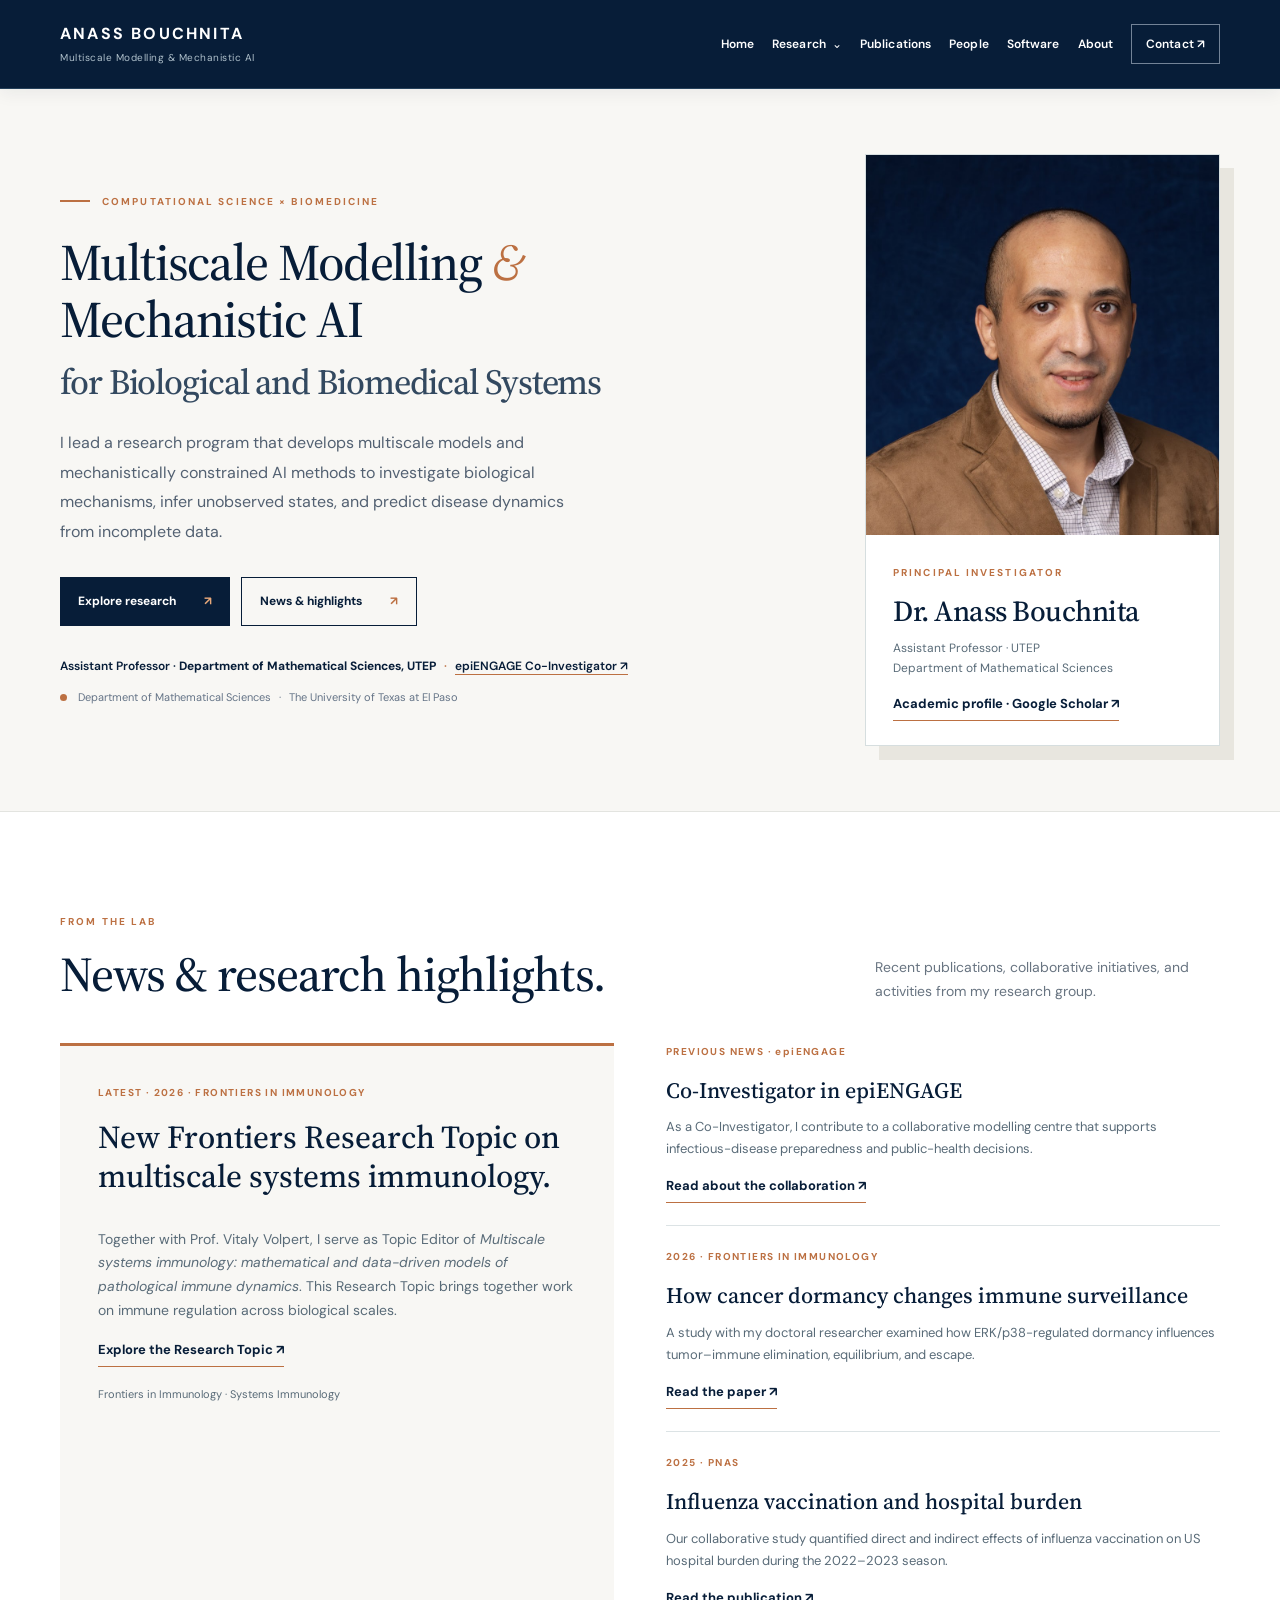
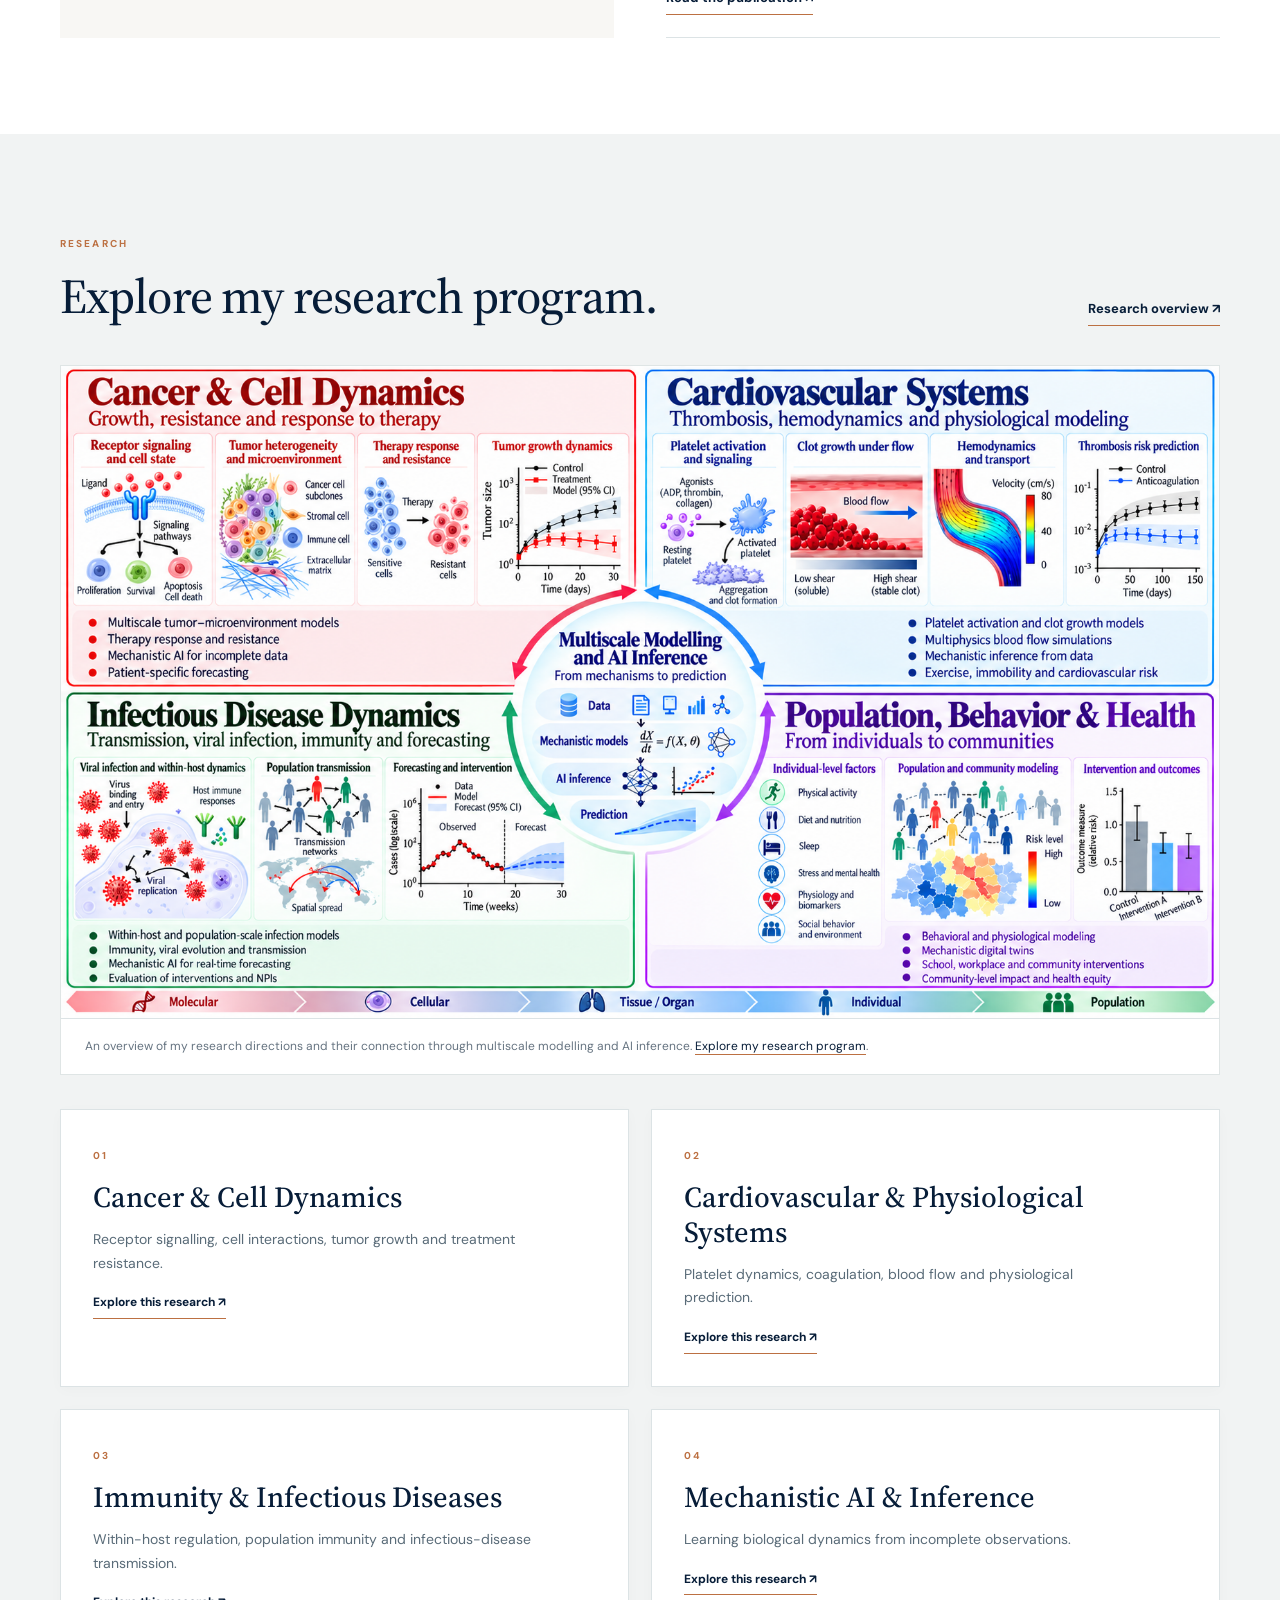
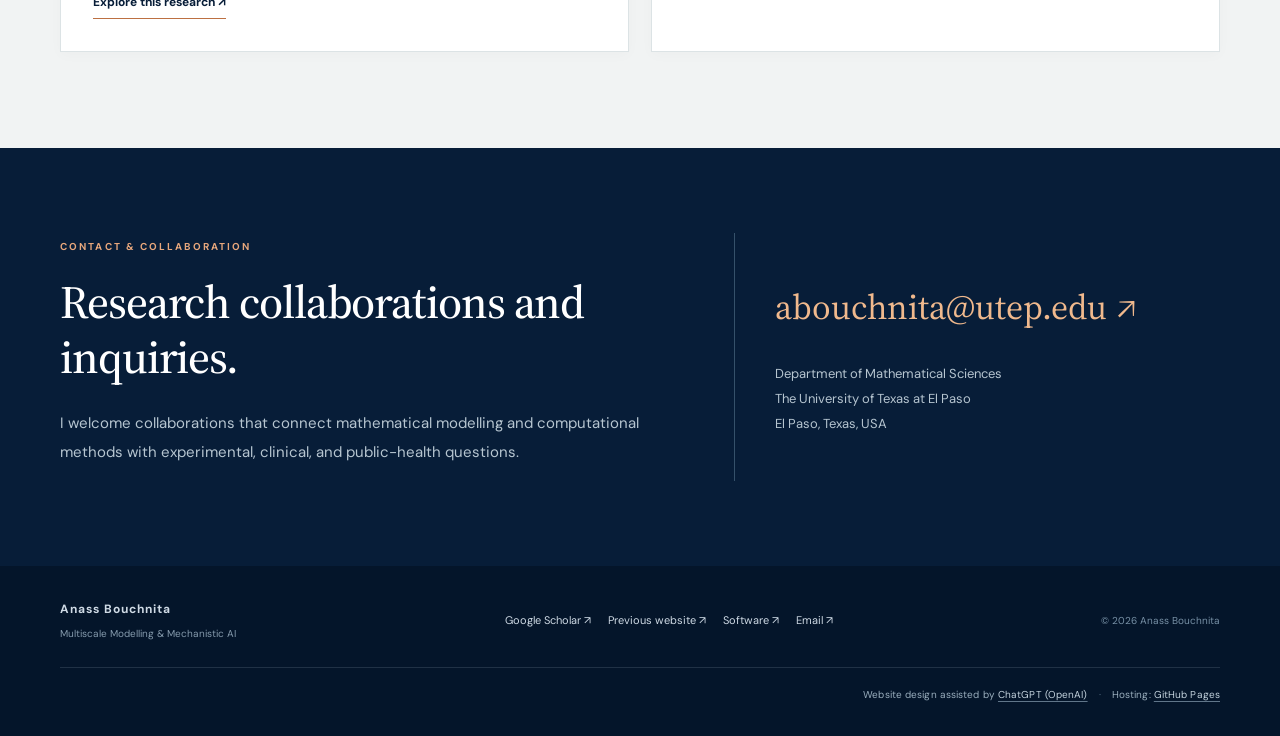
<file: index.html>
<!DOCTYPE html>

<html lang="en">
<head>
<meta charset="utf-8"/><meta content="width=device-width,initial-scale=1" name="viewport"/>
<meta content="#071d38" name="theme-color"/><meta content="Anass Bouchnita — Multiscale Modelling and Mechanistic AI for Biological and Biomedical Systems. Research, publications, software, and collaborations." name="description"/>
<title>Multiscale Modelling &amp; Mechanistic AI | Anass Bouchnita</title>
<link href="https://fonts.googleapis.com" rel="preconnect"/><link crossorigin="" href="https://fonts.gstatic.com" rel="preconnect"/>
<link href="https://fonts.googleapis.com/css2?family=DM+Sans:wght@400;500;600;700&amp;family=Source+Serif+4:opsz,wght@8..60,400;8..60,500;8..60,600&amp;display=swap" rel="stylesheet"/>
<link href="styles.css" rel="stylesheet"/>
</head>
<body><a class="skip" href="#main">Skip to content</a><header class="site-head" id="top"><div class="shell head-inner"><a aria-current="page" class="brand" href="index.html"><span class="brand-name">ANASS BOUCHNITA</span><span class="brand-descriptor">Multiscale Modelling &amp; Mechanistic AI</span></a><button aria-controls="nav" aria-expanded="false" class="menu-toggle">Menu <span aria-hidden="true">☰</span></button><nav aria-label="Main navigation" class="nav" id="nav"><a href="index.html">Home</a><details class="research-menu"><summary>Research <span aria-hidden="true">⌄</span></summary><div class="research-dropdown"><a href="research.html">Research overview</a><a href="cancer-cell-dynamics.html">Cancer &amp; Cell Dynamics</a><a href="cardiovascular.html">Cardiovascular &amp; Physiological Systems</a><a href="infection-immunity.html">Immunity &amp; Infectious Diseases</a><a href="mechanistic-ai.html">Mechanistic AI &amp; Inference</a></div></details><a href="publications.html">Publications</a><a href="people.html">People</a><a href="software.html">Software</a><a href="about.html">About</a><a class="nav-contact" href="#contact">Contact ↗</a></nav></div></header><main id="main"><section class="hero"><div class="shell hero-grid"><div class="hero-copy"><div class="eyebrow"><span class="accent-line"></span> COMPUTATIONAL SCIENCE × BIOMEDICINE</div><h1>Multiscale Modelling <em>&amp;</em> Mechanistic AI <span>for Biological and Biomedical Systems</span></h1><p class="lead">I lead a research program that develops multiscale models and mechanistically constrained AI methods to investigate biological mechanisms, infer unobserved states, and predict disease dynamics from incomplete data.</p><div class="hero-actions"><a class="button button-primary" href="research.html">Explore research <span>↗</span></a><a class="button button-outline" href="#news">News &amp; highlights <span>↗</span></a></div><p class="role-line">Assistant Professor · <strong>Department of Mathematical Sciences, UTEP</strong><span>·</span><a href="https://epiengage.org/about/team/" rel="noopener" target="_blank">epiENGAGE Co-Investigator ↗</a></p><div class="hero-affiliation"><span class="tiny-circle"></span> Department of Mathematical Sciences <span class="dot">·</span> The University of Texas at El Paso</div></div>
<figure class="hero-portrait"><img alt="Dr. Anass Bouchnita" height="1200" src="assets/anass-bouchnita-portrait.jpg" width="882"/><figcaption><span class="section-kicker">PRINCIPAL INVESTIGATOR</span><h2>Dr. Anass Bouchnita</h2><p>Assistant Professor · UTEP<br/>Department of Mathematical Sciences</p><a class="text-link" href="https://scholar.google.com/citations?view_op=search_authors&amp;mauthors=Anass+Bouchnita&amp;hl=en" rel="noopener" target="_blank">Academic profile · Google Scholar ↗</a></figcaption></figure></div></section><section class="section news-section" id="news"><div class="shell"><div class="section-heading"><div><span class="section-kicker">FROM THE LAB</span><h2>News &amp; research highlights.</h2></div><p>Recent publications, collaborative initiatives, and activities from my research group.</p></div><div class="news-layout">
<article class="news-feature"><span class="news-date">LATEST · 2026 · FRONTIERS IN IMMUNOLOGY</span><h3>New Frontiers Research Topic on multiscale systems immunology.</h3><p>Together with Prof. Vitaly Volpert, I serve as Topic Editor of <em>Multiscale systems immunology: mathematical and data-driven models of pathological immune dynamics</em>. This Research Topic brings together work on immune regulation across biological scales.</p><a class="text-link" href="https://www.frontiersin.org/research-topics/78883/multiscale-systems-immunology-mathematical-and-data-driven-models-of-pathological-immune-dynamics" rel="noopener" target="_blank">Explore the Research Topic ↗</a><a class="news-source" href="https://www.frontiersin.org/journals/immunology/sections/systems-immunology/research-topics" rel="noopener" target="_blank">Frontiers in Immunology · Systems Immunology</a></article>
<div class="news-list"><article><span class="news-date">PREVIOUS NEWS · epiENGAGE</span><h3>Co-Investigator in epiENGAGE</h3><p>As a Co-Investigator, I contribute to a collaborative modelling centre that supports infectious-disease preparedness and public-health decisions.</p><a class="text-link" href="infection-immunity.html#epiengage">Read about the collaboration ↗</a></article><article><span class="news-date">2026 · FRONTIERS IN IMMUNOLOGY</span><h3>How cancer dormancy changes immune surveillance</h3><p>A study with my doctoral researcher examined how ERK/p38-regulated dormancy influences tumor–immune elimination, equilibrium, and escape.</p><a class="text-link" href="https://doi.org/10.3389/fimmu.2026.1861769" rel="noopener" target="_blank">Read the paper ↗</a></article><article><span class="news-date">2025 · PNAS</span><h3>Influenza vaccination and hospital burden</h3><p>Our collaborative study quantified direct and indirect effects of influenza vaccination on US hospital burden during the 2022–2023 season.</p><a class="text-link" href="https://pmc.ncbi.nlm.nih.gov/articles/PMC12646225/" rel="noopener" target="_blank">Read the publication ↗</a></article></div></div></div></section><section class="section home-research"><div class="shell"><div class="section-heading"><div><span class="section-kicker">RESEARCH</span><h2>Explore my research program.</h2></div><a class="text-link" href="research.html">Research overview ↗</a></div><figure class="research-visual research-overview-hero"><img alt="Overview of the four research themes in multiscale modelling and AI inference, spanning cancer and cell dynamics, cardiovascular systems, infectious disease dynamics, and population behavior and health." src="assets/research-overview-infographic.png"/><figcaption>An overview of my research directions and their connection through multiscale modelling and AI inference. <a href="research.html">Explore my research program</a>.</figcaption></figure><div class="topic-grid"><a class="topic-link" href="cancer-cell-dynamics.html"><span class="research-number">01</span><h3>Cancer &amp; Cell Dynamics</h3><p>Receptor signalling, cell interactions, tumor growth and treatment resistance.</p><span class="text-link">Explore this research ↗</span></a><a class="topic-link" href="cardiovascular.html"><span class="research-number">02</span><h3>Cardiovascular &amp; Physiological Systems</h3><p>Platelet dynamics, coagulation, blood flow and physiological prediction.</p><span class="text-link">Explore this research ↗</span></a><a class="topic-link" href="infection-immunity.html"><span class="research-number">03</span><h3>Immunity &amp; Infectious Diseases</h3><p>Within-host regulation, population immunity and infectious-disease transmission.</p><span class="text-link">Explore this research ↗</span></a><a class="topic-link" href="mechanistic-ai.html"><span class="research-number">04</span><h3>Mechanistic AI &amp; Inference</h3><p>Learning biological dynamics from incomplete observations.</p><span class="text-link">Explore this research ↗</span></a></div></div></section><section class="contact-section" id="contact"><div class="shell contact-grid"><div><span class="section-kicker warm">CONTACT &amp; COLLABORATION</span><h2>Research collaborations and inquiries.</h2><p>I welcome collaborations that connect mathematical modelling and computational methods with experimental, clinical, and public-health questions.</p></div><div class="contact-info"><a class="contact-email" href="mailto:abouchnita@utep.edu">abouchnita@utep.edu ↗</a><p>Department of Mathematical Sciences<br/>The University of Texas at El Paso<br/>El Paso, Texas, USA</p></div></div></section></main><footer class="footer"><div class="shell footer-inner"><div><strong>Anass Bouchnita</strong><p>Multiscale Modelling &amp; Mechanistic AI</p></div><div><a href="https://scholar.google.com/citations?view_op=search_authors&amp;mauthors=Anass+Bouchnita&amp;hl=en" rel="noopener" target="_blank">Google Scholar ↗</a><a href="https://sites.google.com/view/abouchnita" rel="noopener" target="_blank">Previous website ↗</a><a href="https://sites.google.com/view/abouchnita/software" rel="noopener" target="_blank">Software ↗</a><a href="mailto:abouchnita@utep.edu">Email ↗</a></div><small>© <span id="year"></span> Anass Bouchnita</small></div><div class="shell footer-credit"><small>Website design assisted by <a href="https://chatgpt.com/" rel="noopener" target="_blank">ChatGPT (OpenAI)</a> <span aria-hidden="true">·</span> Hosting: <a href="https://pages.github.com/" rel="noopener" target="_blank">GitHub Pages</a></small></div></footer>
<script src="site.js"></script></body></html>
</file>
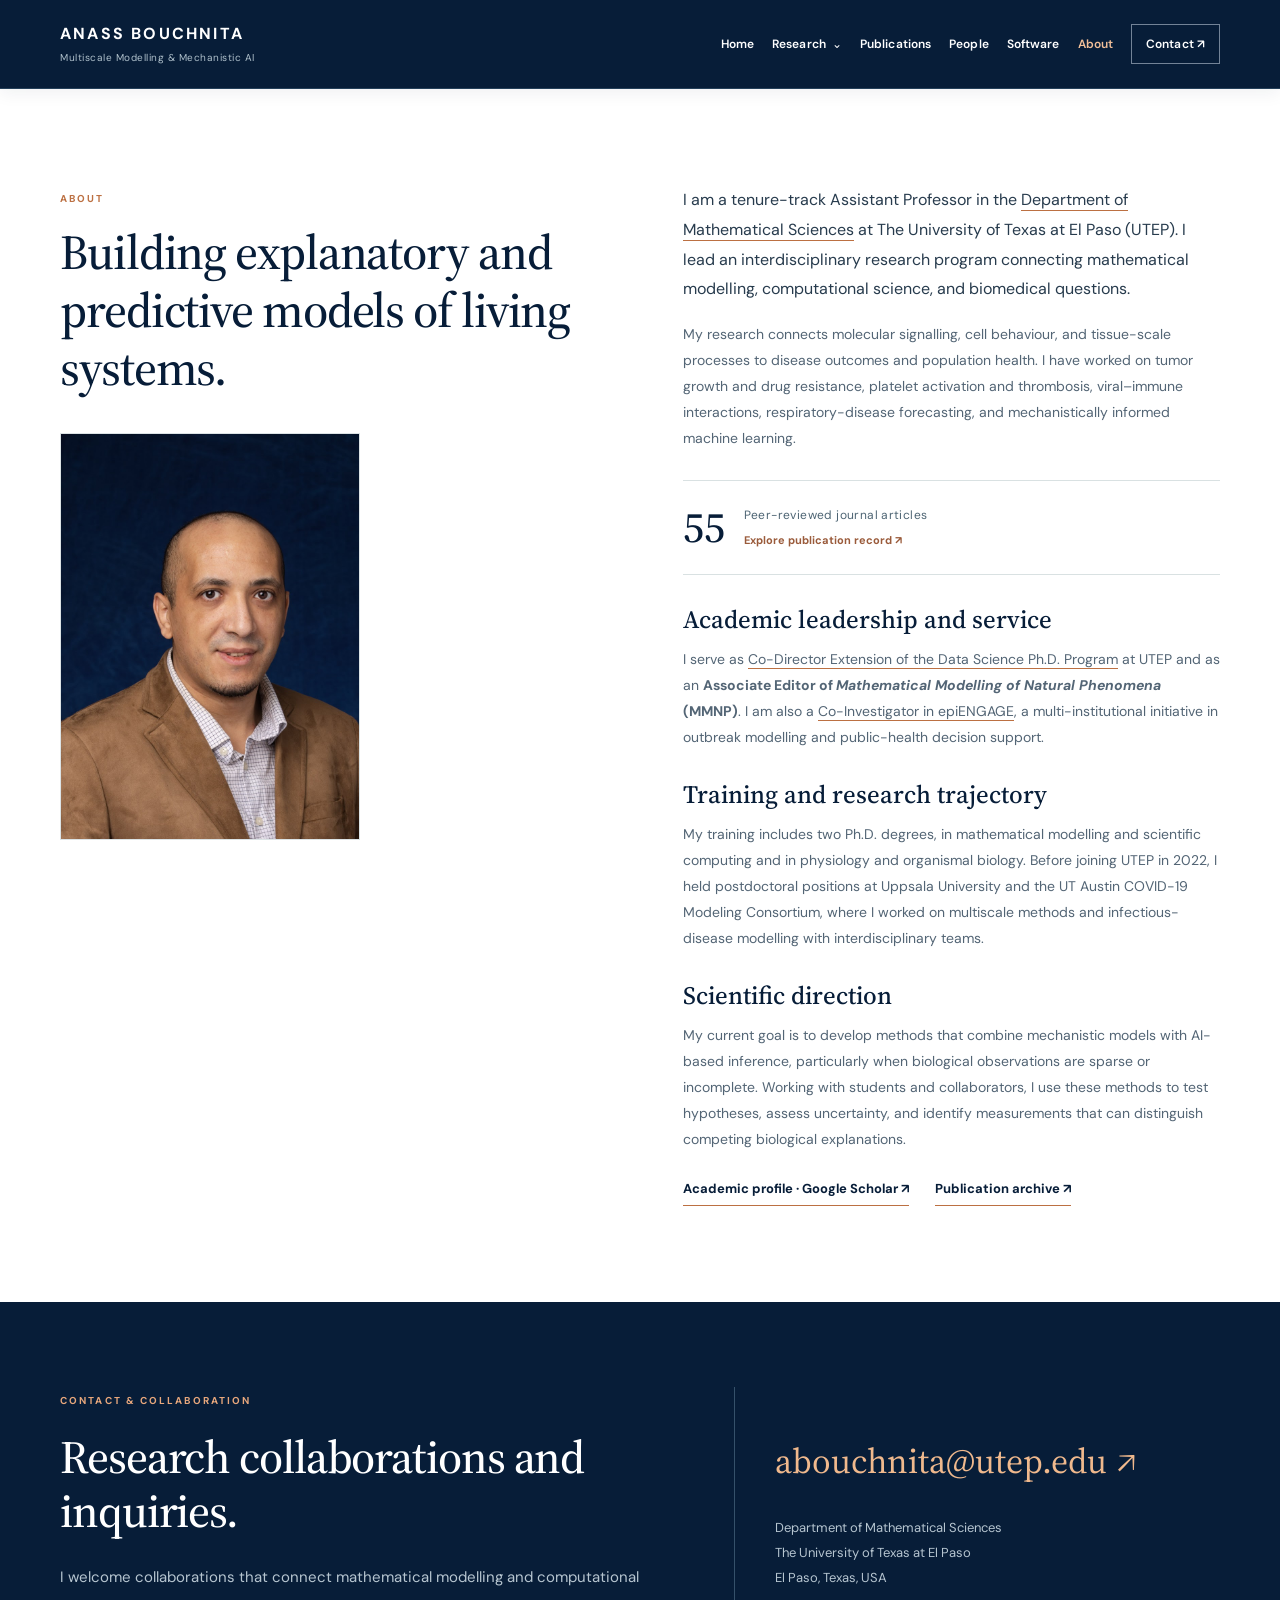
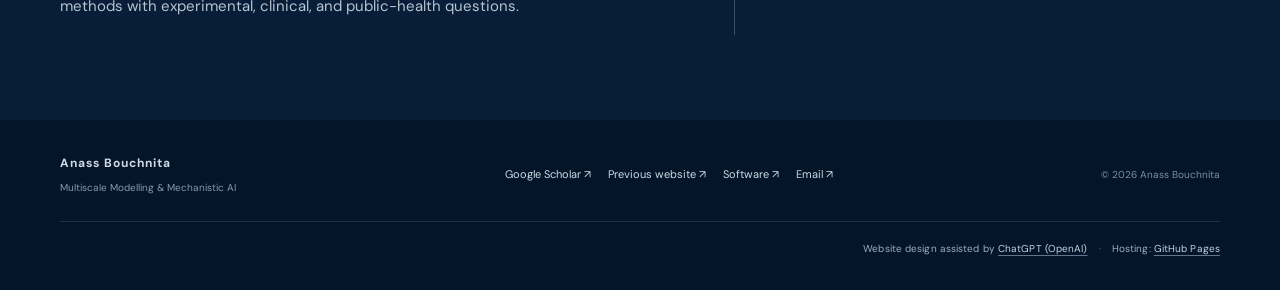
<file: about.html>
<!DOCTYPE html>

<html lang="en">
<head>
<meta charset="utf-8"/><meta content="width=device-width,initial-scale=1" name="viewport"/>
<meta content="#071d38" name="theme-color"/><meta content="Anass Bouchnita — Multiscale Modelling and Mechanistic AI for Biological and Biomedical Systems. Research, publications, software, and collaborations." name="description"/>
<title>About | Anass Bouchnita</title>
<link href="https://fonts.googleapis.com" rel="preconnect"/><link crossorigin="" href="https://fonts.gstatic.com" rel="preconnect"/>
<link href="https://fonts.googleapis.com/css2?family=DM+Sans:wght@400;500;600;700&amp;family=Source+Serif+4:opsz,wght@8..60,400;8..60,500;8..60,600&amp;display=swap" rel="stylesheet"/>
<link href="styles.css" rel="stylesheet"/>
</head>
<body><a class="skip" href="#main">Skip to content</a><header class="site-head" id="top"><div class="shell head-inner"><a class="brand" href="index.html"><span class="brand-name">ANASS BOUCHNITA</span><span class="brand-descriptor">Multiscale Modelling &amp; Mechanistic AI</span></a><button aria-controls="nav" aria-expanded="false" class="menu-toggle">Menu <span aria-hidden="true">☰</span></button><nav aria-label="Main navigation" class="nav" id="nav"><a href="index.html">Home</a><details class="research-menu"><summary>Research <span aria-hidden="true">⌄</span></summary><div class="research-dropdown"><a href="research.html">Research overview</a><a href="cancer-cell-dynamics.html">Cancer &amp; Cell Dynamics</a><a href="cardiovascular.html">Cardiovascular &amp; Physiological Systems</a><a href="infection-immunity.html">Immunity &amp; Infectious Diseases</a><a href="mechanistic-ai.html">Mechanistic AI &amp; Inference</a></div></details><a href="publications.html">Publications</a><a href="people.html">People</a><a href="software.html">Software</a><a aria-current="page" href="about.html">About</a><a class="nav-contact" href="#contact">Contact ↗</a></nav></div></header><main id="main"><section class="section about-section" id="about"><div class="shell about-grid"><div><span class="section-kicker">ABOUT</span><h1 class="about-heading">Building explanatory and predictive models of living systems.</h1><img alt="Dr. Anass Bouchnita" class="about-photo" height="1200" src="assets/anass-bouchnita-portrait.jpg" width="882"/></div><div><p class="bio-lead">I am a tenure-track Assistant Professor in the <a href="https://www.utep.edu/science/math/" rel="noopener" target="_blank">Department of Mathematical Sciences</a> at The University of Texas at El Paso (UTEP). I lead an interdisciplinary research program connecting mathematical modelling, computational science, and biomedical questions.</p>
<p>My research connects molecular signalling, cell behaviour, and tissue-scale processes to disease outcomes and population health. I have worked on tumor growth and drug resistance, platelet activation and thrombosis, viral–immune interactions, respiratory-disease forecasting, and mechanistically informed machine learning.</p>
<div class="profile-metrics profile-metrics-single"><div><strong>55</strong><span>Peer-reviewed journal articles</span><a class="metric-link" href="publications.html">Explore publication record ↗</a></div></div>
<h3>Academic leadership and service</h3><p>I serve as <a href="https://www.utep.edu/science/math/people/ds-faculty.html" rel="noopener" target="_blank">Co-Director Extension of the Data Science Ph.D. Program</a> at UTEP and as an <strong>Associate Editor of <em>Mathematical Modelling of Natural Phenomena</em> (MMNP)</strong>. I am also a <a href="https://epiengage.org/about/team/" rel="noopener" target="_blank">Co-Investigator in epiENGAGE</a>, a multi-institutional initiative in outbreak modelling and public-health decision support.</p>
<h3>Training and research trajectory</h3><p>My training includes two Ph.D. degrees, in mathematical modelling and scientific computing and in physiology and organismal biology. Before joining UTEP in 2022, I held postdoctoral positions at Uppsala University and the UT Austin COVID-19 Modeling Consortium, where I worked on multiscale methods and infectious-disease modelling with interdisciplinary teams.</p>
<h3>Scientific direction</h3><p>My current goal is to develop methods that combine mechanistic models with AI-based inference, particularly when biological observations are sparse or incomplete. Working with students and collaborators, I use these methods to test hypotheses, assess uncertainty, and identify measurements that can distinguish competing biological explanations.</p>
<div class="about-actions"><a class="text-link" href="https://scholar.google.com/citations?view_op=search_authors&amp;mauthors=Anass+Bouchnita&amp;hl=en" rel="noopener" target="_blank">Academic profile · Google Scholar ↗</a><a class="text-link" href="publications.html">Publication archive ↗</a></div></div></div></section><section class="contact-section" id="contact"><div class="shell contact-grid"><div><span class="section-kicker warm">CONTACT &amp; COLLABORATION</span><h2>Research collaborations and inquiries.</h2><p>I welcome collaborations that connect mathematical modelling and computational methods with experimental, clinical, and public-health questions.</p></div><div class="contact-info"><a class="contact-email" href="mailto:abouchnita@utep.edu">abouchnita@utep.edu ↗</a><p>Department of Mathematical Sciences<br/>The University of Texas at El Paso<br/>El Paso, Texas, USA</p></div></div></section></main><footer class="footer"><div class="shell footer-inner"><div><strong>Anass Bouchnita</strong><p>Multiscale Modelling &amp; Mechanistic AI</p></div><div><a href="https://scholar.google.com/citations?view_op=search_authors&amp;mauthors=Anass+Bouchnita&amp;hl=en" rel="noopener" target="_blank">Google Scholar ↗</a><a href="https://sites.google.com/view/abouchnita" rel="noopener" target="_blank">Previous website ↗</a><a href="https://sites.google.com/view/abouchnita/software" rel="noopener" target="_blank">Software ↗</a><a href="mailto:abouchnita@utep.edu">Email ↗</a></div><small>© <span id="year"></span> Anass Bouchnita</small></div><div class="shell footer-credit"><small>Website design assisted by <a href="https://chatgpt.com/" rel="noopener" target="_blank">ChatGPT (OpenAI)</a> <span aria-hidden="true">·</span> Hosting: <a href="https://pages.github.com/" rel="noopener" target="_blank">GitHub Pages</a></small></div></footer>
<script src="site.js"></script></body></html>
</file>
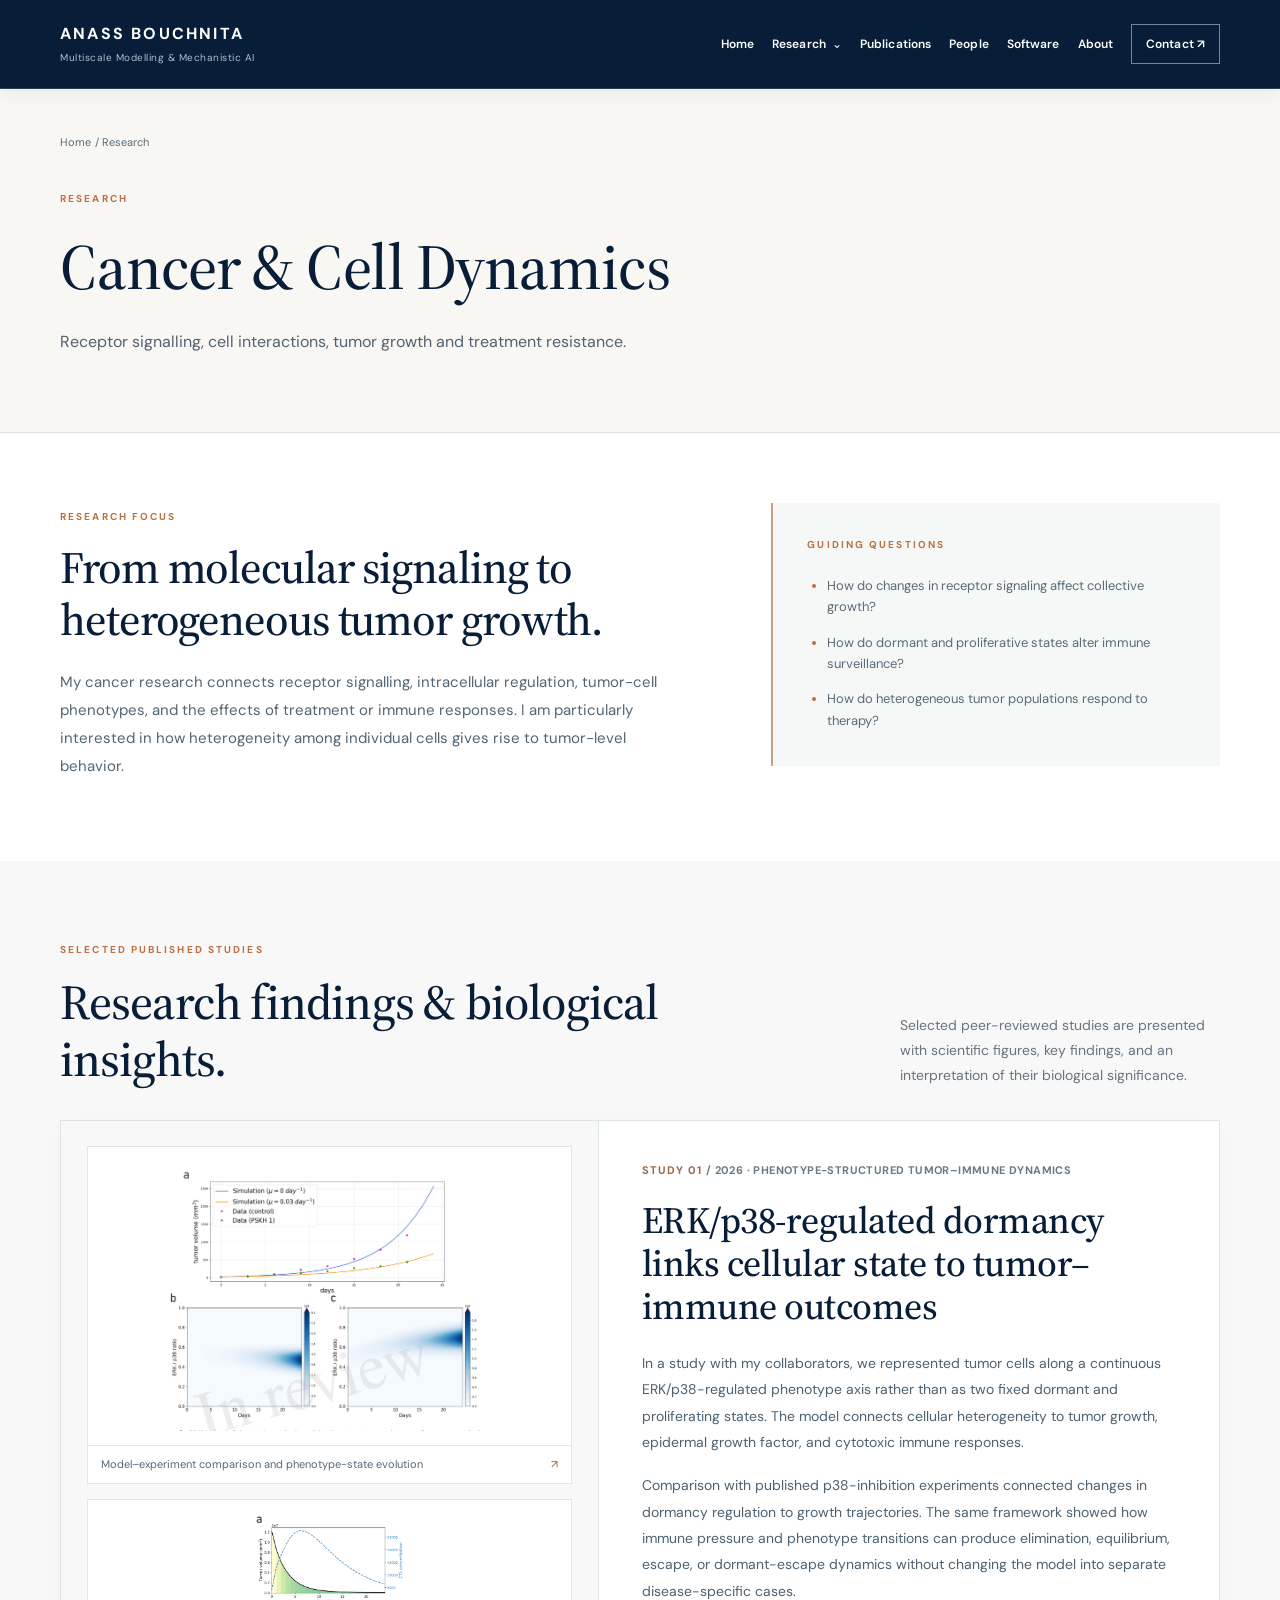
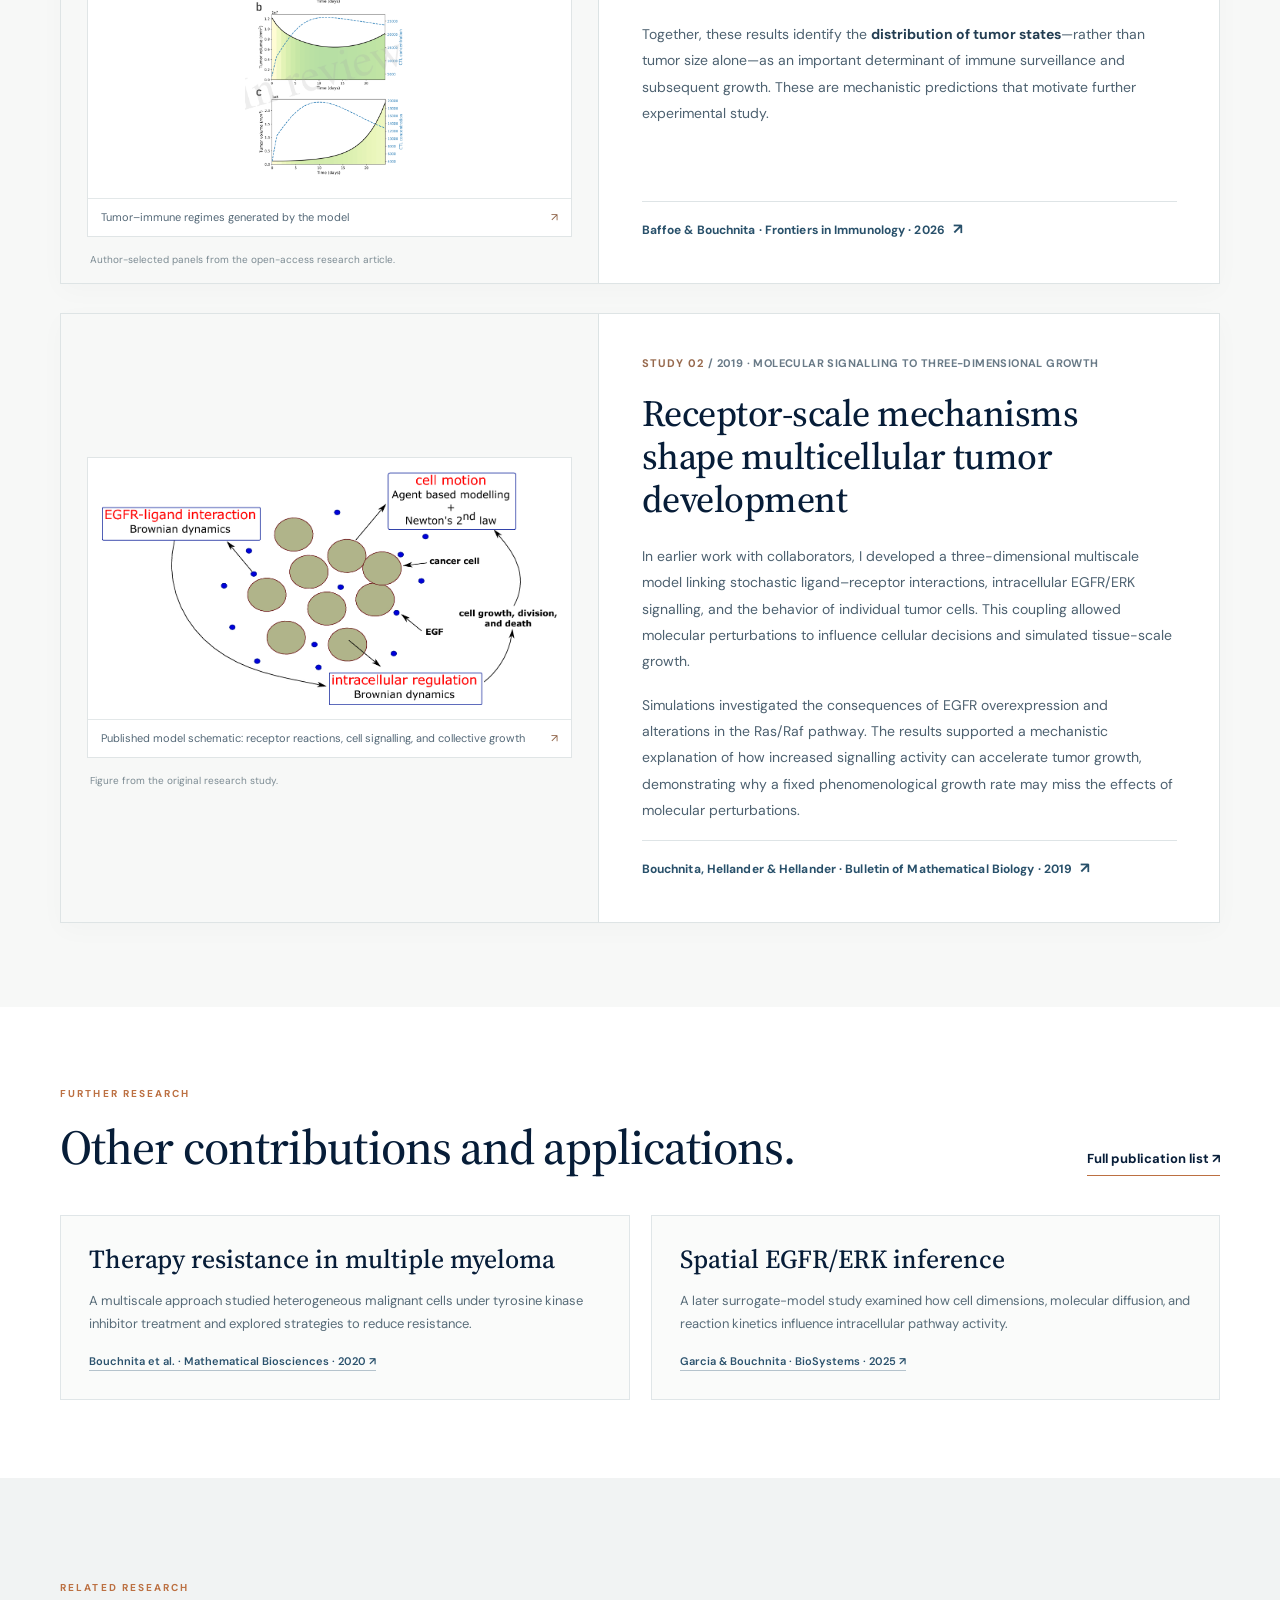
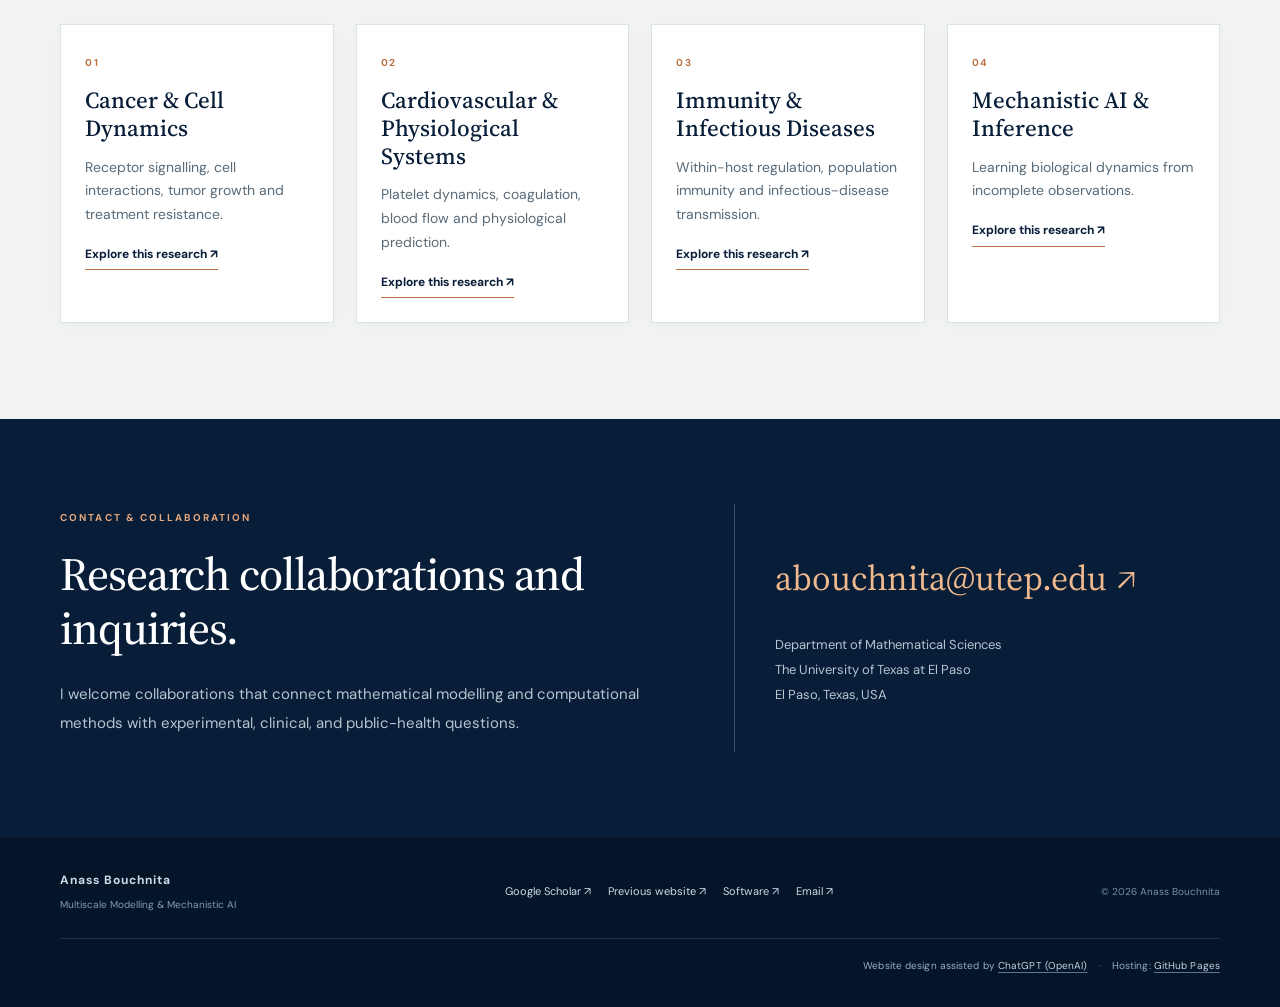
<file: cancer-cell-dynamics.html>
<!DOCTYPE html>

<!DOCTYPE html>

<html lang="en">
<head>
<meta charset="utf-8"/><meta content="width=device-width,initial-scale=1" name="viewport"/>
<meta content="#071d38" name="theme-color"/><meta content="Anass Bouchnita — Multiscale Modelling and Mechanistic AI for Biological and Biomedical Systems. Research, publications, software, and collaborations." name="description"/>
<title>Cancer &amp; Cell Dynamics | Anass Bouchnita</title>
<link href="https://fonts.googleapis.com" rel="preconnect"/><link crossorigin="" href="https://fonts.gstatic.com" rel="preconnect"/>
<link href="https://fonts.googleapis.com/css2?family=DM+Sans:wght@400;500;600;700&amp;family=Source+Serif+4:opsz,wght@8..60,400;8..60,500;8..60,600&amp;display=swap" rel="stylesheet"/>
<link href="styles.css" rel="stylesheet"/>
</head>
<body><a class="skip" href="#main">Skip to content</a><header class="site-head" id="top"><div class="shell head-inner"><a class="brand" href="index.html"><span class="brand-name">ANASS BOUCHNITA</span><span class="brand-descriptor">Multiscale Modelling &amp; Mechanistic AI</span></a><button aria-controls="nav" aria-expanded="false" class="menu-toggle">Menu <span aria-hidden="true">☰</span></button><nav aria-label="Main navigation" class="nav" id="nav"><a href="index.html">Home</a><details class="research-menu"><summary>Research <span aria-hidden="true">⌄</span></summary><div class="research-dropdown"><a aria-current="page" href="research.html">Research overview</a><a href="cancer-cell-dynamics.html">Cancer &amp; Cell Dynamics</a><a href="cardiovascular.html">Cardiovascular &amp; Physiological Systems</a><a href="infection-immunity.html">Immunity &amp; Infectious Diseases</a><a href="mechanistic-ai.html">Mechanistic AI &amp; Inference</a></div></details><a href="publications.html">Publications</a><a href="people.html">People</a><a href="software.html">Software</a><a href="about.html">About</a><a class="nav-contact" href="#contact">Contact ↗</a></nav></div></header><main id="main"><section class="page-heading"><div class="shell"><a class="breadcrumb" href="index.html">Home</a> <span class="breadcrumb">/ Research</span><div class="section-kicker">RESEARCH</div><h1>Cancer &amp; Cell Dynamics</h1><p class="lead">Receptor signalling, cell interactions, tumor growth and treatment resistance.</p></div></section><section class="section topic-intro concise-topic-intro"><div class="shell topic-intro-grid"><div><span class="section-kicker">RESEARCH FOCUS</span><h2>From molecular signaling to heterogeneous tumor growth.</h2><p>My cancer research connects receptor signalling, intracellular regulation, tumor-cell phenotypes, and the effects of treatment or immune responses. I am particularly interested in how heterogeneity among individual cells gives rise to tumor-level behavior.</p></div><div class="topic-questions"><span class="section-kicker">GUIDING QUESTIONS</span><ul class="question-list"><li>How do changes in receptor signaling affect collective growth?</li><li>How do dormant and proliferative states alter immune surveillance?</li><li>How do heterogeneous tumor populations respond to therapy?</li></ul></div></div></section><section class="section paper-section" id="findings"><div class="shell"><div class="section-heading paper-heading"><div><span class="section-kicker">SELECTED PUBLISHED STUDIES</span><h2>Research findings &amp; biological insights.</h2></div><p>Selected peer-reviewed studies are presented with scientific figures, key findings, and an interpretation of their biological significance.</p></div><div class="paper-list"><article class="paper-story" id="study-1">
<div class="paper-visuals"><figure class="study-figure"><a href="assets/cancer-p38-validation-2026.png" rel="noopener" target="_blank" title="Open study figure at full resolution"><img alt="Model comparison with p38-inhibition data and phenotype distributions" loading="lazy" src="assets/cancer-p38-validation-2026.png"/></a><figcaption>Model–experiment comparison and phenotype-state evolution <span class="expand-symbol">↗</span></figcaption></figure><figure class="study-figure"><a href="assets/cancer-immunoediting-2026.png" rel="noopener" target="_blank" title="Open study figure at full resolution"><img alt="Simulated tumor growth and immune responses in distinct tumor immunoediting regimes" loading="lazy" src="assets/cancer-immunoediting-2026.png"/></a><figcaption>Tumor–immune regimes generated by the model <span class="expand-symbol">↗</span></figcaption></figure><p class="paper-figure-note">Author-selected panels from the open-access research article.</p></div>
<div class="paper-narrative"><span class="paper-era">STUDY 01 <span> / 2026 · Phenotype-structured tumor–immune dynamics</span></span>
<h3>ERK/p38-regulated dormancy links cellular state to tumor–immune outcomes</h3><p>In a study with my collaborators, we represented tumor cells along a continuous ERK/p38-regulated phenotype axis rather than as two fixed dormant and proliferating states. The model connects cellular heterogeneity to tumor growth, epidermal growth factor, and cytotoxic immune responses.</p><p>Comparison with published p38-inhibition experiments connected changes in dormancy regulation to growth trajectories. The same framework showed how immune pressure and phenotype transitions can produce elimination, equilibrium, escape, or dormant-escape dynamics without changing the model into separate disease-specific cases.</p><p>Together, these results identify the <strong>distribution of tumor states</strong>—rather than tumor size alone—as an important determinant of immune surveillance and subsequent growth. These are mechanistic predictions that motivate further experimental study.</p>
<a class="paper-source" href="https://doi.org/10.3389/fimmu.2026.1861769" rel="noopener" target="_blank">Baffoe &amp; Bouchnita · Frontiers in Immunology · 2026 <span>↗</span></a>
</div>
</article><article class="paper-story" id="study-2">
<div class="paper-visuals single-figure"><figure class="study-figure"><a href="assets/egfr-model-2019.png" rel="noopener" target="_blank" title="Open study figure at full resolution"><img alt="Multiscale agent-based cancer model linking receptor reactions and intracellular regulation" loading="lazy" src="assets/egfr-model-2019.png"/></a><figcaption>Published model schematic: receptor reactions, cell signalling, and collective growth <span class="expand-symbol">↗</span></figcaption></figure><p class="paper-figure-note">Figure from the original research study.</p></div>
<div class="paper-narrative"><span class="paper-era">STUDY 02 <span> / 2019 · Molecular signalling to three-dimensional growth</span></span>
<h3>Receptor-scale mechanisms shape multicellular tumor development</h3><p>In earlier work with collaborators, I developed a three-dimensional multiscale model linking stochastic ligand–receptor interactions, intracellular EGFR/ERK signalling, and the behavior of individual tumor cells. This coupling allowed molecular perturbations to influence cellular decisions and simulated tissue-scale growth.</p><p>Simulations investigated the consequences of EGFR overexpression and alterations in the Ras/Raf pathway. The results supported a mechanistic explanation of how increased signalling activity can accelerate tumor growth, demonstrating why a fixed phenomenological growth rate may miss the effects of molecular perturbations.</p>
<a class="paper-source" href="https://doi.org/10.1007/s11538-019-00607-y" rel="noopener" target="_blank">Bouchnita, Hellander &amp; Hellander · Bulletin of Mathematical Biology · 2019 <span>↗</span></a>
</div>
</article></div></div></section><section class="section related-papers"><div class="shell"><div class="section-heading"><div><span class="section-kicker">FURTHER RESEARCH</span><h2>Other contributions and applications.</h2></div><a class="text-link" href="publications.html">Full publication list ↗</a></div><div class="related-paper-grid"><article class="additional-paper"><h3>Therapy resistance in multiple myeloma</h3><p>A multiscale approach studied heterogeneous malignant cells under tyrosine kinase inhibitor treatment and explored strategies to reduce resistance.</p><a href="https://doi.org/10.1016/j.mbs.2019.108293" rel="noopener" target="_blank">Bouchnita et al. · Mathematical Biosciences · 2020 ↗</a></article><article class="additional-paper"><h3>Spatial EGFR/ERK inference</h3><p>A later surrogate-model study examined how cell dimensions, molecular diffusion, and reaction kinetics influence intracellular pathway activity.</p><a href="https://doi.org/10.1016/j.biosystems.2024.105360" rel="noopener" target="_blank">Garcia &amp; Bouchnita · BioSystems · 2025 ↗</a></article></div></div></section><section class="section related"><div class="shell"><span class="section-kicker">RELATED RESEARCH</span><div class="topic-grid"><a class="topic-link" href="cancer-cell-dynamics.html"><span class="research-number">01</span><h3>Cancer &amp; Cell Dynamics</h3><p>Receptor signalling, cell interactions, tumor growth and treatment resistance.</p><span class="text-link">Explore this research ↗</span></a><a class="topic-link" href="cardiovascular.html"><span class="research-number">02</span><h3>Cardiovascular &amp; Physiological Systems</h3><p>Platelet dynamics, coagulation, blood flow and physiological prediction.</p><span class="text-link">Explore this research ↗</span></a><a class="topic-link" href="infection-immunity.html"><span class="research-number">03</span><h3>Immunity &amp; Infectious Diseases</h3><p>Within-host regulation, population immunity and infectious-disease transmission.</p><span class="text-link">Explore this research ↗</span></a><a class="topic-link" href="mechanistic-ai.html"><span class="research-number">04</span><h3>Mechanistic AI &amp; Inference</h3><p>Learning biological dynamics from incomplete observations.</p><span class="text-link">Explore this research ↗</span></a></div></div></section><section class="contact-section" id="contact"><div class="shell contact-grid"><div><span class="section-kicker warm">CONTACT &amp; COLLABORATION</span><h2>Research collaborations and inquiries.</h2><p>I welcome collaborations that connect mathematical modelling and computational methods with experimental, clinical, and public-health questions.</p></div><div class="contact-info"><a class="contact-email" href="mailto:abouchnita@utep.edu">abouchnita@utep.edu ↗</a><p>Department of Mathematical Sciences<br/>The University of Texas at El Paso<br/>El Paso, Texas, USA</p></div></div></section></main><footer class="footer"><div class="shell footer-inner"><div><strong>Anass Bouchnita</strong><p>Multiscale Modelling &amp; Mechanistic AI</p></div><div><a href="https://scholar.google.com/citations?view_op=search_authors&amp;mauthors=Anass+Bouchnita&amp;hl=en" rel="noopener" target="_blank">Google Scholar ↗</a><a href="https://sites.google.com/view/abouchnita" rel="noopener" target="_blank">Previous website ↗</a><a href="https://sites.google.com/view/abouchnita/software" rel="noopener" target="_blank">Software ↗</a><a href="mailto:abouchnita@utep.edu">Email ↗</a></div><small>© <span id="year"></span> Anass Bouchnita</small></div><div class="shell footer-credit"><small>Website design assisted by <a href="https://chatgpt.com/" rel="noopener" target="_blank">ChatGPT (OpenAI)</a> <span aria-hidden="true">·</span> Hosting: <a href="https://pages.github.com/" rel="noopener" target="_blank">GitHub Pages</a></small></div></footer>
<script src="site.js"></script></body></html>
</file>
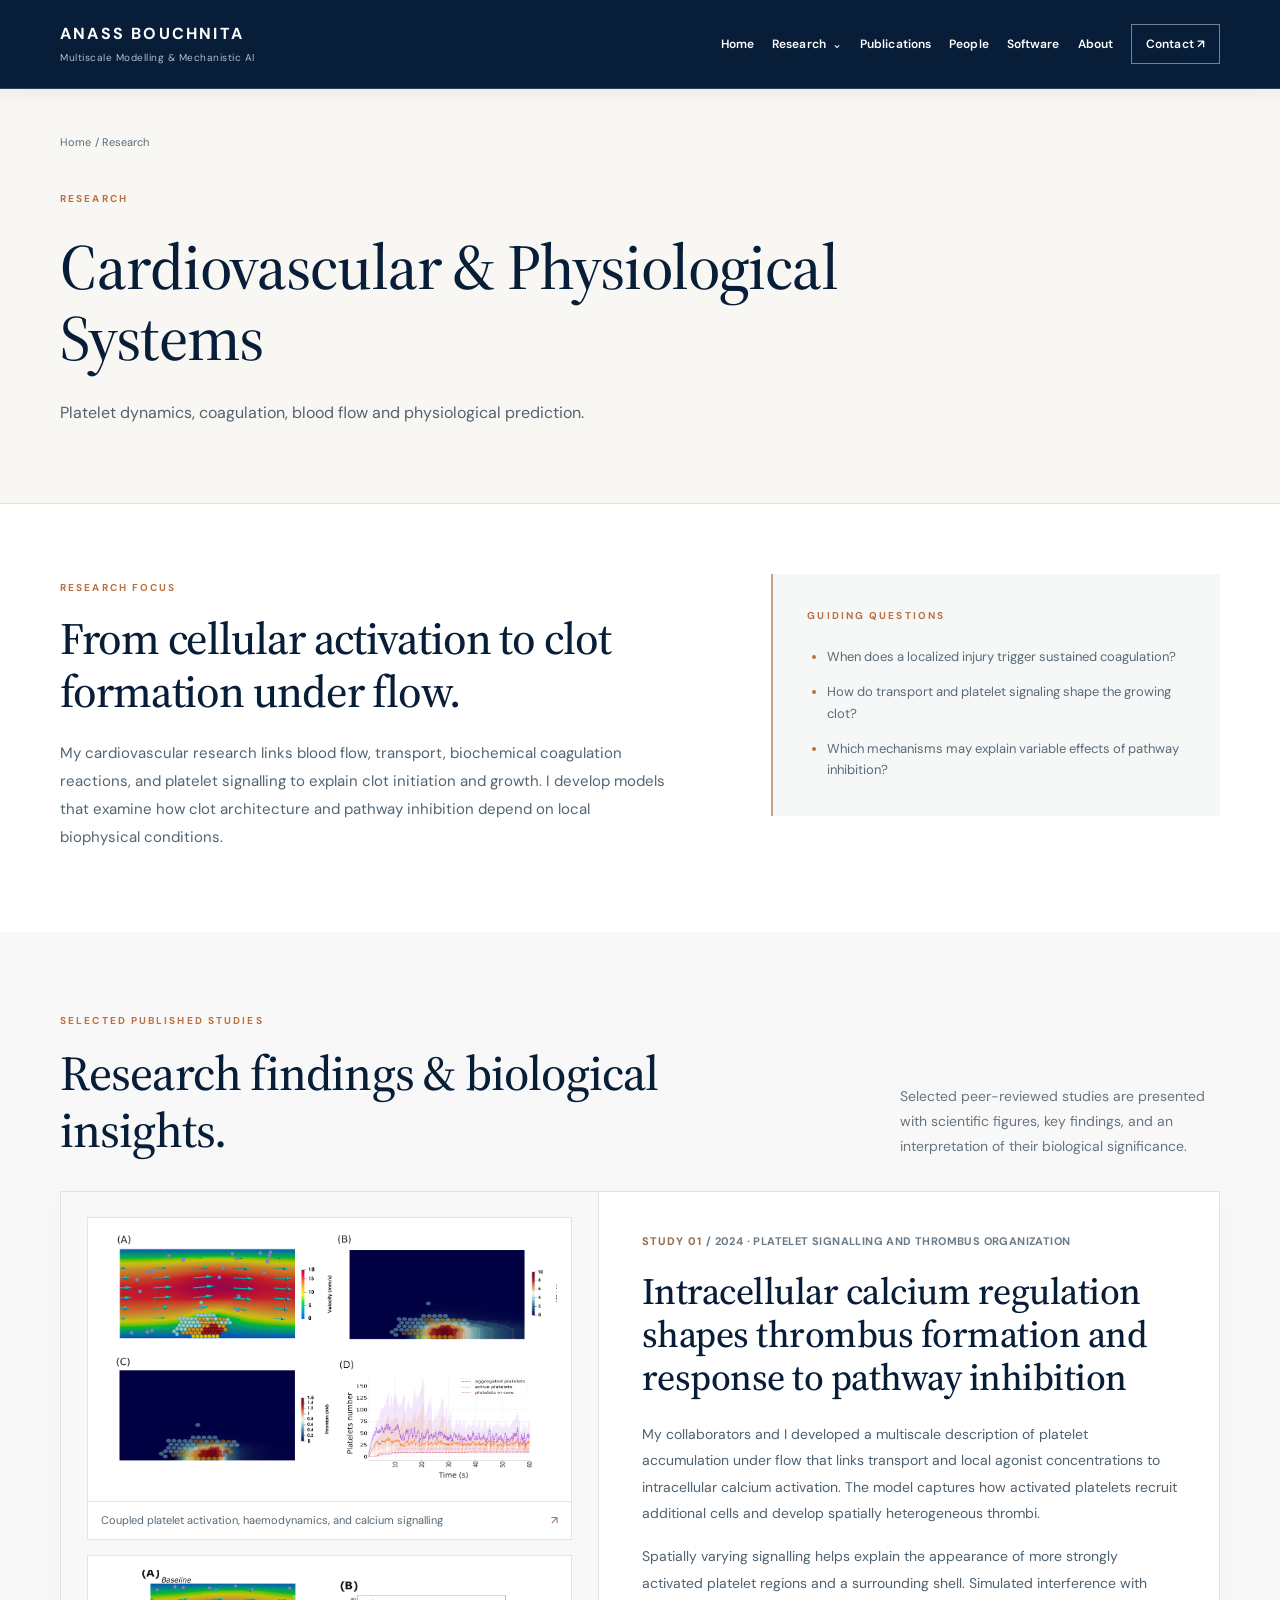
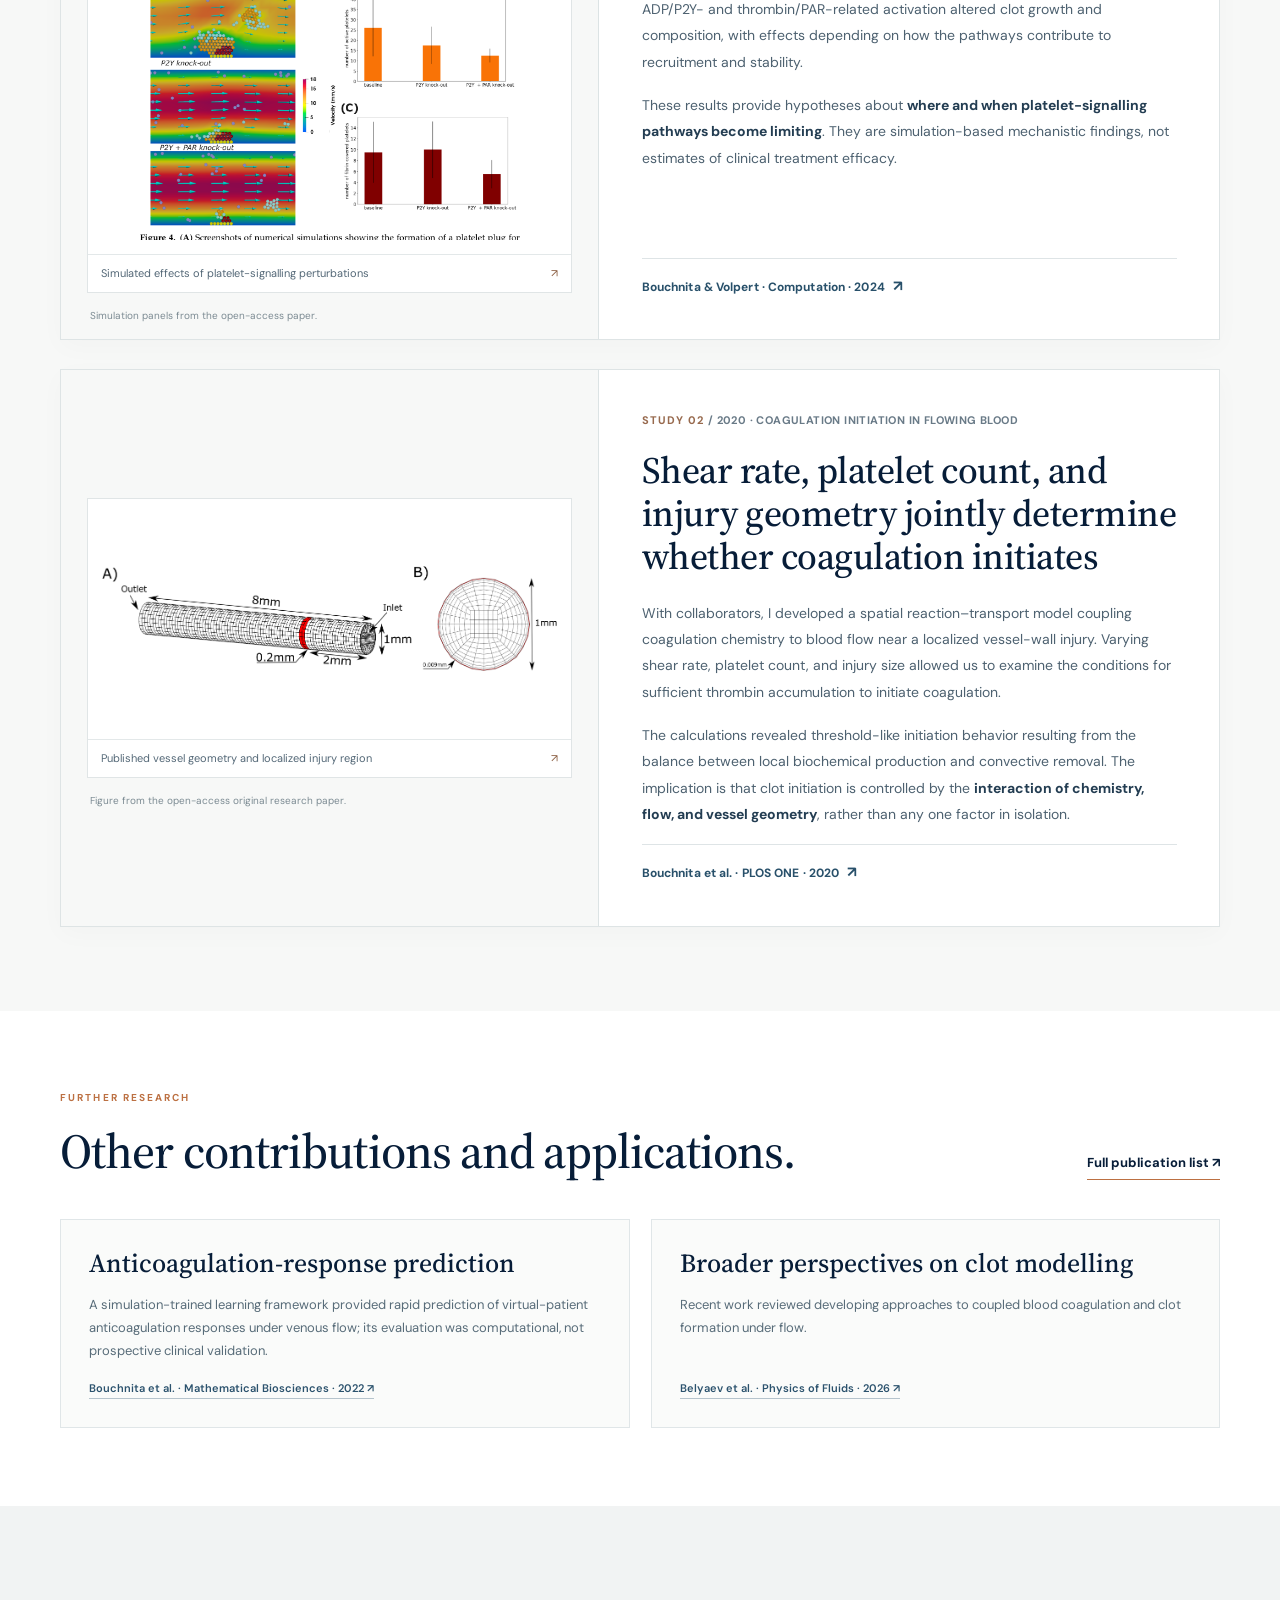
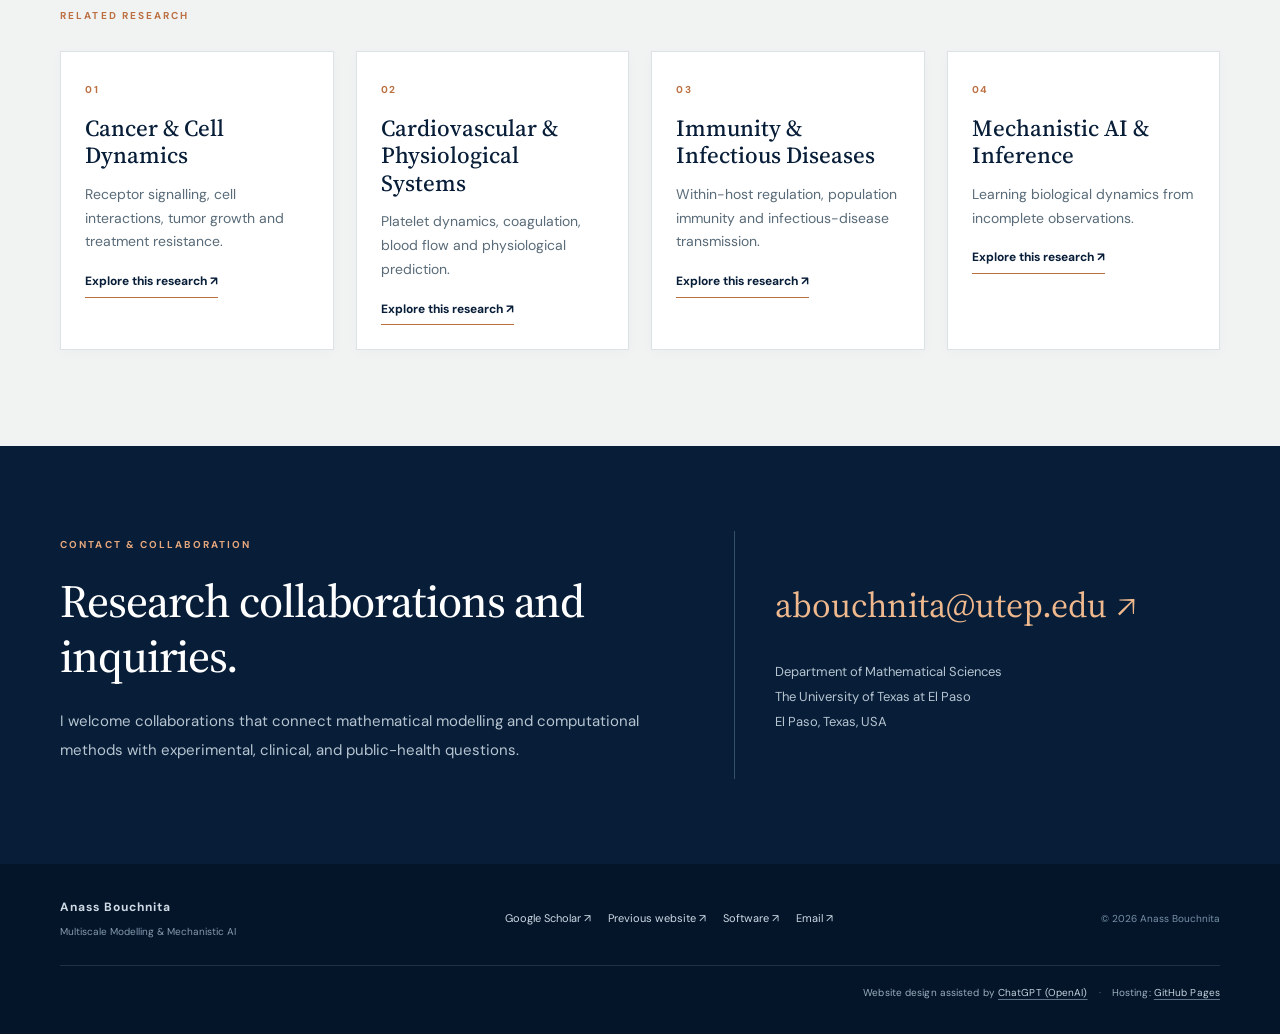
<file: cardiovascular.html>
<!DOCTYPE html>

<!DOCTYPE html>

<html lang="en">
<head>
<meta charset="utf-8"/><meta content="width=device-width,initial-scale=1" name="viewport"/>
<meta content="#071d38" name="theme-color"/><meta content="Anass Bouchnita — Multiscale Modelling and Mechanistic AI for Biological and Biomedical Systems. Research, publications, software, and collaborations." name="description"/>
<title>Cardiovascular &amp; Physiological Systems | Anass Bouchnita</title>
<link href="https://fonts.googleapis.com" rel="preconnect"/><link crossorigin="" href="https://fonts.gstatic.com" rel="preconnect"/>
<link href="https://fonts.googleapis.com/css2?family=DM+Sans:wght@400;500;600;700&amp;family=Source+Serif+4:opsz,wght@8..60,400;8..60,500;8..60,600&amp;display=swap" rel="stylesheet"/>
<link href="styles.css" rel="stylesheet"/>
</head>
<body><a class="skip" href="#main">Skip to content</a><header class="site-head" id="top"><div class="shell head-inner"><a class="brand" href="index.html"><span class="brand-name">ANASS BOUCHNITA</span><span class="brand-descriptor">Multiscale Modelling &amp; Mechanistic AI</span></a><button aria-controls="nav" aria-expanded="false" class="menu-toggle">Menu <span aria-hidden="true">☰</span></button><nav aria-label="Main navigation" class="nav" id="nav"><a href="index.html">Home</a><details class="research-menu"><summary>Research <span aria-hidden="true">⌄</span></summary><div class="research-dropdown"><a aria-current="page" href="research.html">Research overview</a><a href="cancer-cell-dynamics.html">Cancer &amp; Cell Dynamics</a><a href="cardiovascular.html">Cardiovascular &amp; Physiological Systems</a><a href="infection-immunity.html">Immunity &amp; Infectious Diseases</a><a href="mechanistic-ai.html">Mechanistic AI &amp; Inference</a></div></details><a href="publications.html">Publications</a><a href="people.html">People</a><a href="software.html">Software</a><a href="about.html">About</a><a class="nav-contact" href="#contact">Contact ↗</a></nav></div></header><main id="main"><section class="page-heading"><div class="shell"><a class="breadcrumb" href="index.html">Home</a> <span class="breadcrumb">/ Research</span><div class="section-kicker">RESEARCH</div><h1>Cardiovascular &amp; Physiological Systems</h1><p class="lead">Platelet dynamics, coagulation, blood flow and physiological prediction.</p></div></section><section class="section topic-intro concise-topic-intro"><div class="shell topic-intro-grid"><div><span class="section-kicker">RESEARCH FOCUS</span><h2>From cellular activation to clot formation under flow.</h2><p>My cardiovascular research links blood flow, transport, biochemical coagulation reactions, and platelet signalling to explain clot initiation and growth. I develop models that examine how clot architecture and pathway inhibition depend on local biophysical conditions.</p></div><div class="topic-questions"><span class="section-kicker">GUIDING QUESTIONS</span><ul class="question-list"><li>When does a localized injury trigger sustained coagulation?</li><li>How do transport and platelet signaling shape the growing clot?</li><li>Which mechanisms may explain variable effects of pathway inhibition?</li></ul></div></div></section><section class="section paper-section" id="findings"><div class="shell"><div class="section-heading paper-heading"><div><span class="section-kicker">SELECTED PUBLISHED STUDIES</span><h2>Research findings &amp; biological insights.</h2></div><p>Selected peer-reviewed studies are presented with scientific figures, key findings, and an interpretation of their biological significance.</p></div><div class="paper-list"><article class="paper-story" id="study-1">
<div class="paper-visuals"><figure class="study-figure"><a href="assets/platelet-activation-2024.png" rel="noopener" target="_blank" title="Open study figure at full resolution"><img alt="Multiscale flow and platelet activation simulation" loading="lazy" src="assets/platelet-activation-2024.png"/></a><figcaption>Coupled platelet activation, haemodynamics, and calcium signalling <span class="expand-symbol">↗</span></figcaption></figure><figure class="study-figure"><a href="assets/platelet-intervention-2024.png" rel="noopener" target="_blank" title="Open study figure at full resolution"><img alt="Published numerical plots of signaling perturbations and thrombus response" loading="lazy" src="assets/platelet-intervention-2024.png"/></a><figcaption>Simulated effects of platelet-signalling perturbations <span class="expand-symbol">↗</span></figcaption></figure><p class="paper-figure-note">Simulation panels from the open-access paper.</p></div>
<div class="paper-narrative"><span class="paper-era">STUDY 01 <span> / 2024 · Platelet signalling and thrombus organization</span></span>
<h3>Intracellular calcium regulation shapes thrombus formation and response to pathway inhibition</h3><p>My collaborators and I developed a multiscale description of platelet accumulation under flow that links transport and local agonist concentrations to intracellular calcium activation. The model captures how activated platelets recruit additional cells and develop spatially heterogeneous thrombi.</p><p>Spatially varying signalling helps explain the appearance of more strongly activated platelet regions and a surrounding shell. Simulated interference with ADP/P2Y- and thrombin/PAR-related activation altered clot growth and composition, with effects depending on how the pathways contribute to recruitment and stability.</p><p>These results provide hypotheses about <strong>where and when platelet-signalling pathways become limiting</strong>. They are simulation-based mechanistic findings, not estimates of clinical treatment efficacy.</p>
<a class="paper-source" href="https://doi.org/10.3390/computation12050099" rel="noopener" target="_blank">Bouchnita &amp; Volpert · Computation · 2024 <span>↗</span></a>
</div>
</article><article class="paper-story" id="study-2">
<div class="paper-visuals single-figure"><figure class="study-figure"><a href="assets/coagulation-domain-2020.png" rel="noopener" target="_blank" title="Open study figure at full resolution"><img alt="Published vessel model geometry with localized vascular injury and flow" loading="lazy" src="assets/coagulation-domain-2020.png"/></a><figcaption>Published vessel geometry and localized injury region <span class="expand-symbol">↗</span></figcaption></figure><p class="paper-figure-note">Figure from the open-access original research paper.</p></div>
<div class="paper-narrative"><span class="paper-era">STUDY 02 <span> / 2020 · Coagulation initiation in flowing blood</span></span>
<h3>Shear rate, platelet count, and injury geometry jointly determine whether coagulation initiates</h3><p>With collaborators, I developed a spatial reaction–transport model coupling coagulation chemistry to blood flow near a localized vessel-wall injury. Varying shear rate, platelet count, and injury size allowed us to examine the conditions for sufficient thrombin accumulation to initiate coagulation.</p><p>The calculations revealed threshold-like initiation behavior resulting from the balance between local biochemical production and convective removal. The implication is that clot initiation is controlled by the <strong>interaction of chemistry, flow, and vessel geometry</strong>, rather than any one factor in isolation.</p>
<a class="paper-source" href="https://doi.org/10.1371/journal.pone.0235392" rel="noopener" target="_blank">Bouchnita et al. · PLOS ONE · 2020 <span>↗</span></a>
</div>
</article></div></div></section><section class="section related-papers"><div class="shell"><div class="section-heading"><div><span class="section-kicker">FURTHER RESEARCH</span><h2>Other contributions and applications.</h2></div><a class="text-link" href="publications.html">Full publication list ↗</a></div><div class="related-paper-grid"><article class="additional-paper"><h3>Anticoagulation-response prediction</h3><p>A simulation-trained learning framework provided rapid prediction of virtual-patient anticoagulation responses under venous flow; its evaluation was computational, not prospective clinical validation.</p><a href="https://doi.org/10.1016/j.mbs.2022.108830" rel="noopener" target="_blank">Bouchnita et al. · Mathematical Biosciences · 2022 ↗</a></article><article class="additional-paper"><h3>Broader perspectives on clot modelling</h3><p>Recent work reviewed developing approaches to coupled blood coagulation and clot formation under flow.</p><a href="https://doi.org/10.1063/5.0285157" rel="noopener" target="_blank">Belyaev et al. · Physics of Fluids · 2026 ↗</a></article></div></div></section><section class="section related"><div class="shell"><span class="section-kicker">RELATED RESEARCH</span><div class="topic-grid"><a class="topic-link" href="cancer-cell-dynamics.html"><span class="research-number">01</span><h3>Cancer &amp; Cell Dynamics</h3><p>Receptor signalling, cell interactions, tumor growth and treatment resistance.</p><span class="text-link">Explore this research ↗</span></a><a class="topic-link" href="cardiovascular.html"><span class="research-number">02</span><h3>Cardiovascular &amp; Physiological Systems</h3><p>Platelet dynamics, coagulation, blood flow and physiological prediction.</p><span class="text-link">Explore this research ↗</span></a><a class="topic-link" href="infection-immunity.html"><span class="research-number">03</span><h3>Immunity &amp; Infectious Diseases</h3><p>Within-host regulation, population immunity and infectious-disease transmission.</p><span class="text-link">Explore this research ↗</span></a><a class="topic-link" href="mechanistic-ai.html"><span class="research-number">04</span><h3>Mechanistic AI &amp; Inference</h3><p>Learning biological dynamics from incomplete observations.</p><span class="text-link">Explore this research ↗</span></a></div></div></section><section class="contact-section" id="contact"><div class="shell contact-grid"><div><span class="section-kicker warm">CONTACT &amp; COLLABORATION</span><h2>Research collaborations and inquiries.</h2><p>I welcome collaborations that connect mathematical modelling and computational methods with experimental, clinical, and public-health questions.</p></div><div class="contact-info"><a class="contact-email" href="mailto:abouchnita@utep.edu">abouchnita@utep.edu ↗</a><p>Department of Mathematical Sciences<br/>The University of Texas at El Paso<br/>El Paso, Texas, USA</p></div></div></section></main><footer class="footer"><div class="shell footer-inner"><div><strong>Anass Bouchnita</strong><p>Multiscale Modelling &amp; Mechanistic AI</p></div><div><a href="https://scholar.google.com/citations?view_op=search_authors&amp;mauthors=Anass+Bouchnita&amp;hl=en" rel="noopener" target="_blank">Google Scholar ↗</a><a href="https://sites.google.com/view/abouchnita" rel="noopener" target="_blank">Previous website ↗</a><a href="https://sites.google.com/view/abouchnita/software" rel="noopener" target="_blank">Software ↗</a><a href="mailto:abouchnita@utep.edu">Email ↗</a></div><small>© <span id="year"></span> Anass Bouchnita</small></div><div class="shell footer-credit"><small>Website design assisted by <a href="https://chatgpt.com/" rel="noopener" target="_blank">ChatGPT (OpenAI)</a> <span aria-hidden="true">·</span> Hosting: <a href="https://pages.github.com/" rel="noopener" target="_blank">GitHub Pages</a></small></div></footer>
<script src="site.js"></script></body></html>
</file>
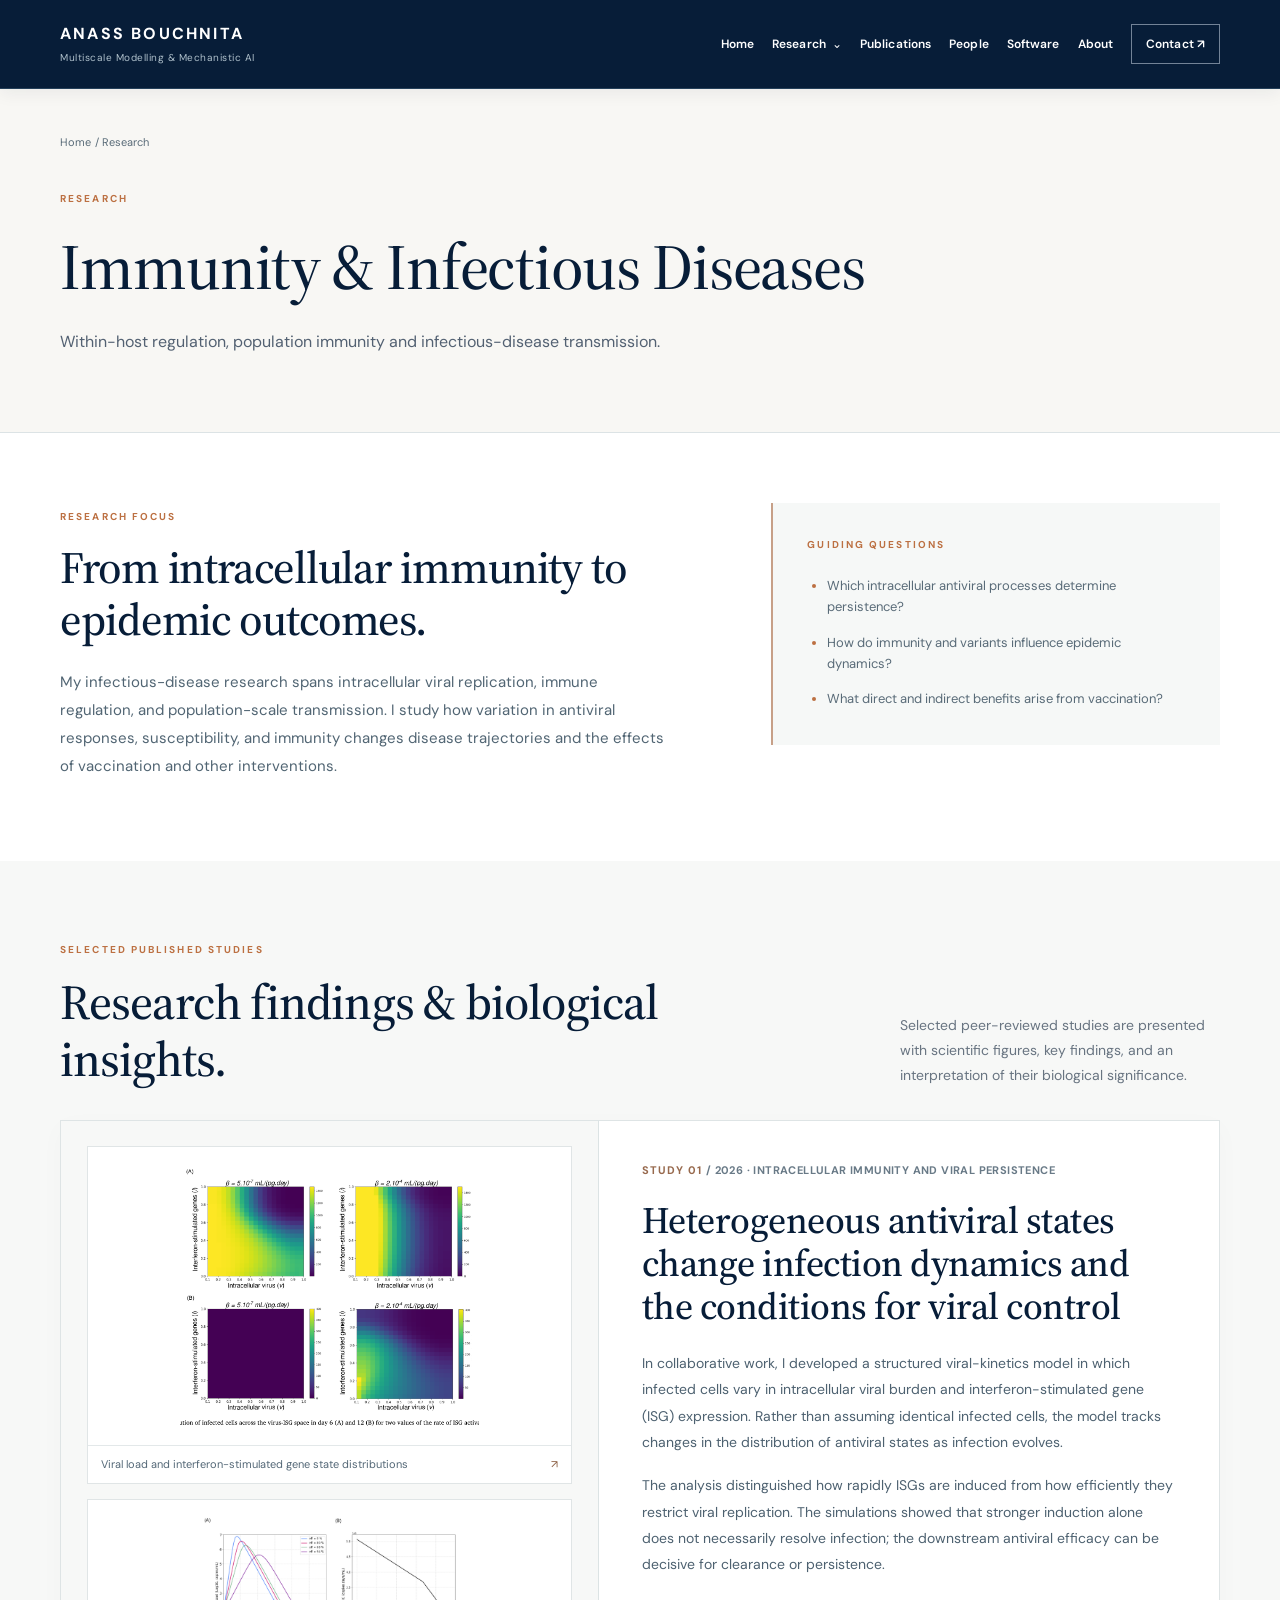
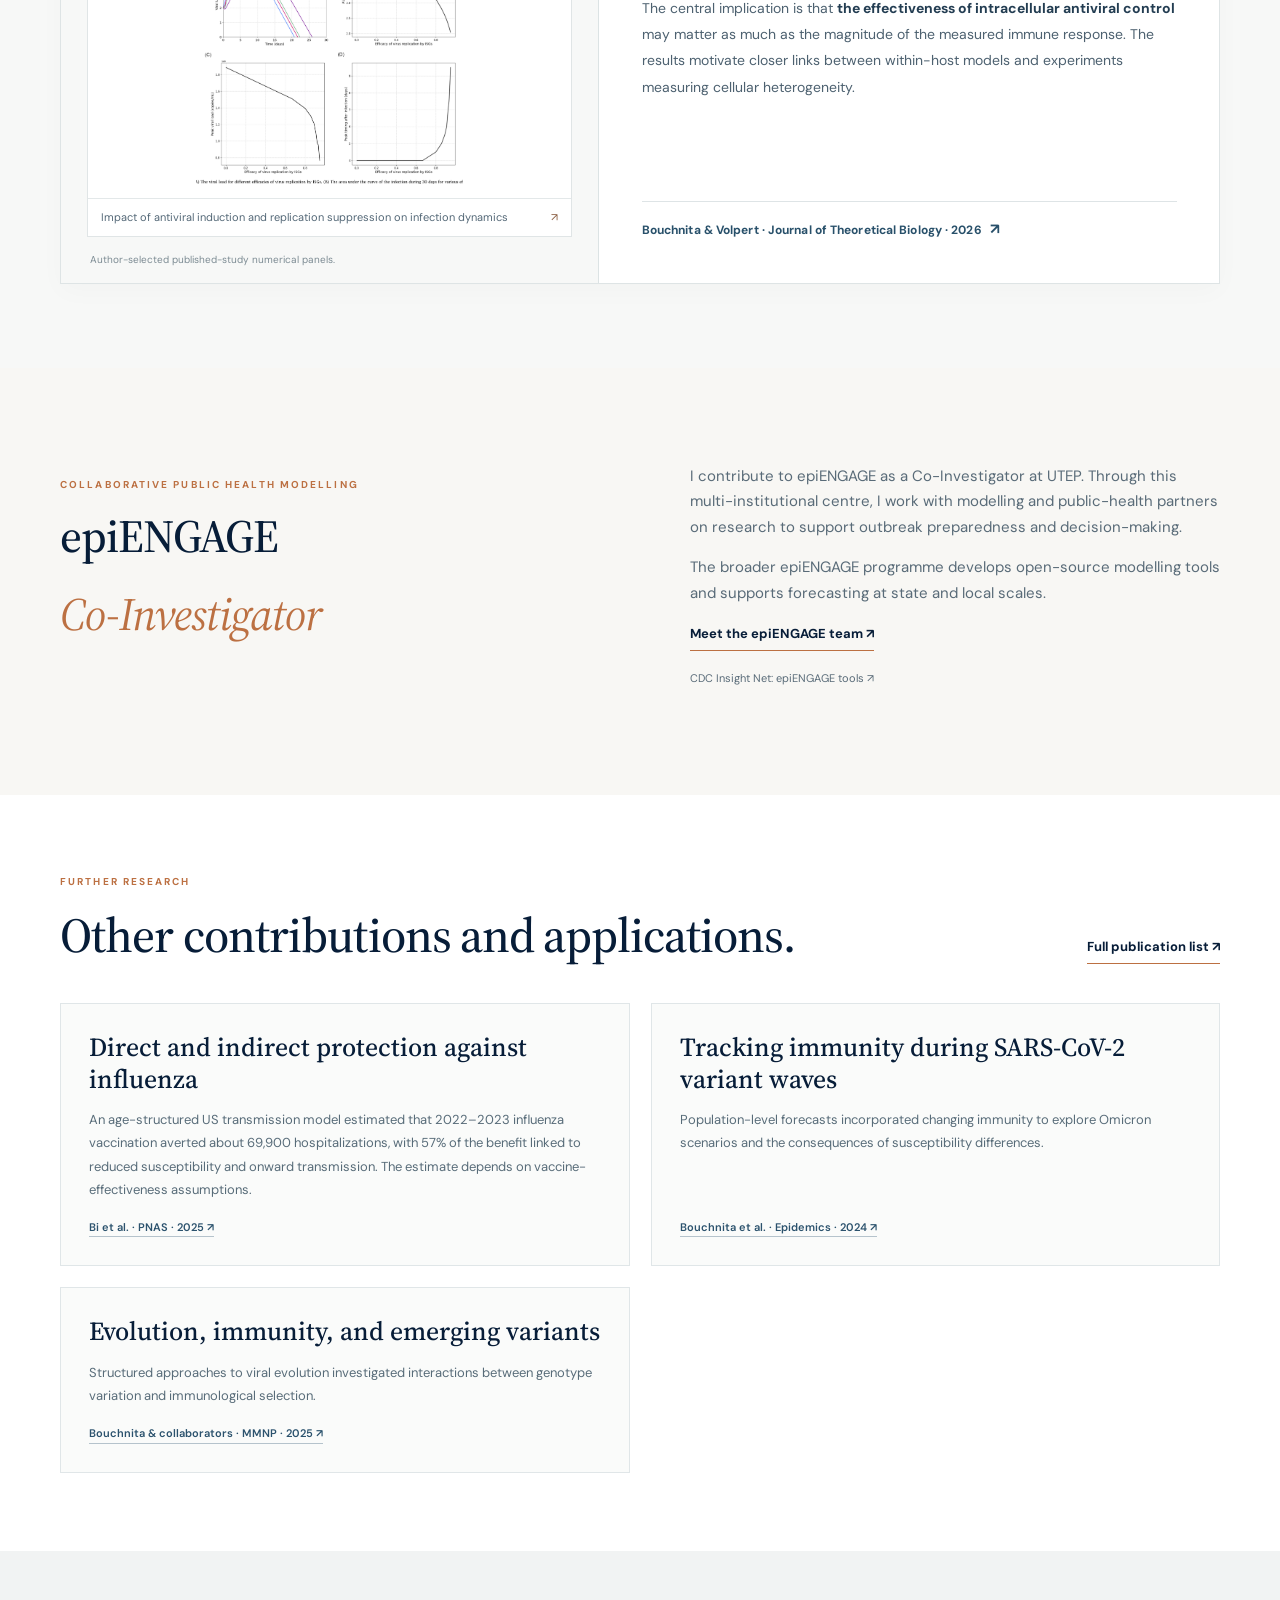
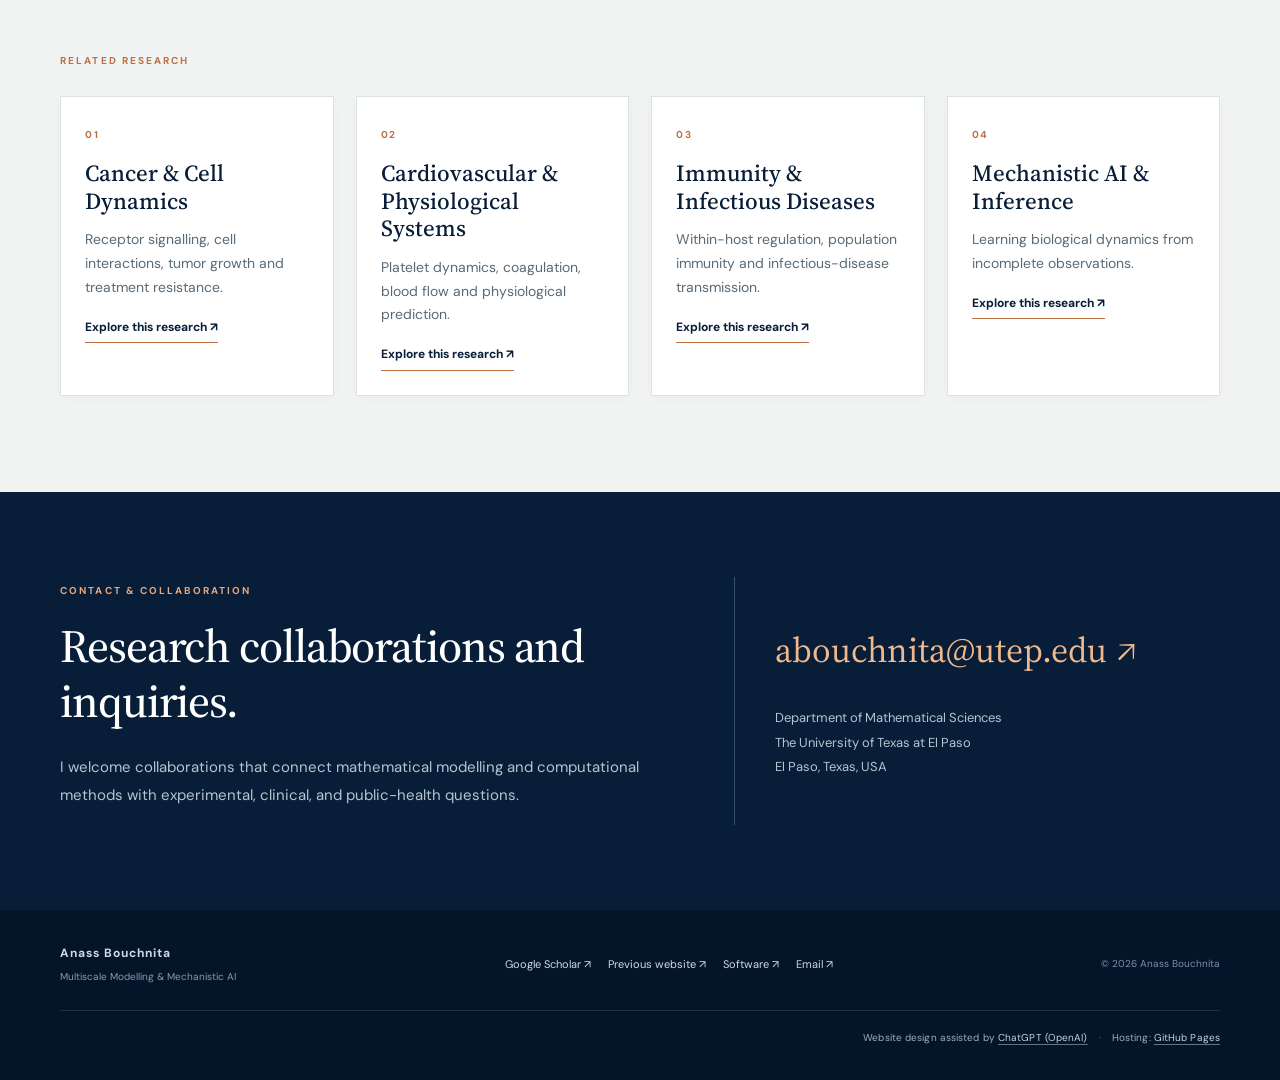
<file: infection-immunity.html>
<!DOCTYPE html>

<!DOCTYPE html>

<html lang="en">
<head>
<meta charset="utf-8"/><meta content="width=device-width,initial-scale=1" name="viewport"/>
<meta content="#071d38" name="theme-color"/><meta content="Anass Bouchnita — Multiscale Modelling and Mechanistic AI for Biological and Biomedical Systems. Research, publications, software, and collaborations." name="description"/>
<title>Immunity &amp; Infectious Diseases | Anass Bouchnita</title>
<link href="https://fonts.googleapis.com" rel="preconnect"/><link crossorigin="" href="https://fonts.gstatic.com" rel="preconnect"/>
<link href="https://fonts.googleapis.com/css2?family=DM+Sans:wght@400;500;600;700&amp;family=Source+Serif+4:opsz,wght@8..60,400;8..60,500;8..60,600&amp;display=swap" rel="stylesheet"/>
<link href="styles.css" rel="stylesheet"/>
</head>
<body><a class="skip" href="#main">Skip to content</a><header class="site-head" id="top"><div class="shell head-inner"><a class="brand" href="index.html"><span class="brand-name">ANASS BOUCHNITA</span><span class="brand-descriptor">Multiscale Modelling &amp; Mechanistic AI</span></a><button aria-controls="nav" aria-expanded="false" class="menu-toggle">Menu <span aria-hidden="true">☰</span></button><nav aria-label="Main navigation" class="nav" id="nav"><a href="index.html">Home</a><details class="research-menu"><summary>Research <span aria-hidden="true">⌄</span></summary><div class="research-dropdown"><a aria-current="page" href="research.html">Research overview</a><a href="cancer-cell-dynamics.html">Cancer &amp; Cell Dynamics</a><a href="cardiovascular.html">Cardiovascular &amp; Physiological Systems</a><a href="infection-immunity.html">Immunity &amp; Infectious Diseases</a><a href="mechanistic-ai.html">Mechanistic AI &amp; Inference</a></div></details><a href="publications.html">Publications</a><a href="people.html">People</a><a href="software.html">Software</a><a href="about.html">About</a><a class="nav-contact" href="#contact">Contact ↗</a></nav></div></header><main id="main"><section class="page-heading"><div class="shell"><a class="breadcrumb" href="index.html">Home</a> <span class="breadcrumb">/ Research</span><div class="section-kicker">RESEARCH</div><h1>Immunity &amp; Infectious Diseases</h1><p class="lead">Within-host regulation, population immunity and infectious-disease transmission.</p></div></section><section class="section topic-intro concise-topic-intro"><div class="shell topic-intro-grid"><div><span class="section-kicker">RESEARCH FOCUS</span><h2>From intracellular immunity to epidemic outcomes.</h2><p>My infectious-disease research spans intracellular viral replication, immune regulation, and population-scale transmission. I study how variation in antiviral responses, susceptibility, and immunity changes disease trajectories and the effects of vaccination and other interventions.</p></div><div class="topic-questions"><span class="section-kicker">GUIDING QUESTIONS</span><ul class="question-list"><li>Which intracellular antiviral processes determine persistence?</li><li>How do immunity and variants influence epidemic dynamics?</li><li>What direct and indirect benefits arise from vaccination?</li></ul></div></div></section><section class="section paper-section" id="findings"><div class="shell"><div class="section-heading paper-heading"><div><span class="section-kicker">SELECTED PUBLISHED STUDIES</span><h2>Research findings &amp; biological insights.</h2></div><p>Selected peer-reviewed studies are presented with scientific figures, key findings, and an interpretation of their biological significance.</p></div><div class="paper-list"><article class="paper-story" id="study-1">
<div class="paper-visuals"><figure class="study-figure"><a href="assets/isg-virus-outcomes-2026.png" rel="noopener" target="_blank" title="Open study figure at full resolution"><img alt="Numerical outputs from genotype structured virus infection and interferon stimulated genes" loading="lazy" src="assets/isg-virus-outcomes-2026.png"/></a><figcaption>Viral load and interferon-stimulated gene state distributions <span class="expand-symbol">↗</span></figcaption></figure><figure class="study-figure"><a href="assets/isg-response-2026.png" rel="noopener" target="_blank" title="Open study figure at full resolution"><img alt="Infection trajectories obtained under differing antiviral response mechanisms" loading="lazy" src="assets/isg-response-2026.png"/></a><figcaption>Impact of antiviral induction and replication suppression on infection dynamics <span class="expand-symbol">↗</span></figcaption></figure><p class="paper-figure-note">Author-selected published-study numerical panels.</p></div>
<div class="paper-narrative"><span class="paper-era">STUDY 01 <span> / 2026 · Intracellular immunity and viral persistence</span></span>
<h3>Heterogeneous antiviral states change infection dynamics and the conditions for viral control</h3><p>In collaborative work, I developed a structured viral-kinetics model in which infected cells vary in intracellular viral burden and interferon-stimulated gene (ISG) expression. Rather than assuming identical infected cells, the model tracks changes in the distribution of antiviral states as infection evolves.</p><p>The analysis distinguished how rapidly ISGs are induced from how efficiently they restrict viral replication. The simulations showed that stronger induction alone does not necessarily resolve infection; the downstream antiviral efficacy can be decisive for clearance or persistence.</p><p>The central implication is that <strong>the effectiveness of intracellular antiviral control</strong> may matter as much as the magnitude of the measured immune response. The results motivate closer links between within-host models and experiments measuring cellular heterogeneity.</p>
<a class="paper-source" href="https://doi.org/10.1016/j.jtbi.2025.112251" rel="noopener" target="_blank">Bouchnita &amp; Volpert · Journal of Theoretical Biology · 2026 <span>↗</span></a>
</div>
</article></div></div></section><section class="section epiengage-panel" id="epiengage"><div class="shell statement-grid"><div><span class="section-kicker">COLLABORATIVE PUBLIC HEALTH MODELLING</span><h2>epiENGAGE<br/><em>Co-Investigator</em></h2></div><div><p>I contribute to epiENGAGE as a Co-Investigator at UTEP. Through this multi-institutional centre, I work with modelling and public-health partners on research to support outbreak preparedness and decision-making.</p><p>The broader epiENGAGE programme develops open-source modelling tools and supports forecasting at state and local scales.</p><a class="text-link" href="https://epiengage.org/about/team/" rel="noopener" target="_blank">Meet the epiENGAGE team ↗</a><p class="source-note"><a href="https://www.cdc.gov/insight-net/php/data-research/decisionsupport/index.html" rel="noopener" target="_blank">CDC Insight Net: epiENGAGE tools ↗</a></p></div></div></section><section class="section related-papers"><div class="shell"><div class="section-heading"><div><span class="section-kicker">FURTHER RESEARCH</span><h2>Other contributions and applications.</h2></div><a class="text-link" href="publications.html">Full publication list ↗</a></div><div class="related-paper-grid"><article class="additional-paper"><h3>Direct and indirect protection against influenza</h3><p>An age-structured US transmission model estimated that 2022–2023 influenza vaccination averted about 69,900 hospitalizations, with 57% of the benefit linked to reduced susceptibility and onward transmission. The estimate depends on vaccine-effectiveness assumptions.</p><a href="https://doi.org/10.1073/pnas.2505175122" rel="noopener" target="_blank">Bi et al. · PNAS · 2025 ↗</a></article><article class="additional-paper"><h3>Tracking immunity during SARS-CoV-2 variant waves</h3><p>Population-level forecasts incorporated changing immunity to explore Omicron scenarios and the consequences of susceptibility differences.</p><a href="https://doi.org/10.1016/j.epidem.2024.100746" rel="noopener" target="_blank">Bouchnita et al. · Epidemics · 2024 ↗</a></article><article class="additional-paper"><h3>Evolution, immunity, and emerging variants</h3><p>Structured approaches to viral evolution investigated interactions between genotype variation and immunological selection.</p><a href="https://doi.org/10.1051/mmnp/2025006" rel="noopener" target="_blank">Bouchnita &amp; collaborators · MMNP · 2025 ↗</a></article></div></div></section><section class="section related"><div class="shell"><span class="section-kicker">RELATED RESEARCH</span><div class="topic-grid"><a class="topic-link" href="cancer-cell-dynamics.html"><span class="research-number">01</span><h3>Cancer &amp; Cell Dynamics</h3><p>Receptor signalling, cell interactions, tumor growth and treatment resistance.</p><span class="text-link">Explore this research ↗</span></a><a class="topic-link" href="cardiovascular.html"><span class="research-number">02</span><h3>Cardiovascular &amp; Physiological Systems</h3><p>Platelet dynamics, coagulation, blood flow and physiological prediction.</p><span class="text-link">Explore this research ↗</span></a><a class="topic-link" href="infection-immunity.html"><span class="research-number">03</span><h3>Immunity &amp; Infectious Diseases</h3><p>Within-host regulation, population immunity and infectious-disease transmission.</p><span class="text-link">Explore this research ↗</span></a><a class="topic-link" href="mechanistic-ai.html"><span class="research-number">04</span><h3>Mechanistic AI &amp; Inference</h3><p>Learning biological dynamics from incomplete observations.</p><span class="text-link">Explore this research ↗</span></a></div></div></section><section class="contact-section" id="contact"><div class="shell contact-grid"><div><span class="section-kicker warm">CONTACT &amp; COLLABORATION</span><h2>Research collaborations and inquiries.</h2><p>I welcome collaborations that connect mathematical modelling and computational methods with experimental, clinical, and public-health questions.</p></div><div class="contact-info"><a class="contact-email" href="mailto:abouchnita@utep.edu">abouchnita@utep.edu ↗</a><p>Department of Mathematical Sciences<br/>The University of Texas at El Paso<br/>El Paso, Texas, USA</p></div></div></section></main><footer class="footer"><div class="shell footer-inner"><div><strong>Anass Bouchnita</strong><p>Multiscale Modelling &amp; Mechanistic AI</p></div><div><a href="https://scholar.google.com/citations?view_op=search_authors&amp;mauthors=Anass+Bouchnita&amp;hl=en" rel="noopener" target="_blank">Google Scholar ↗</a><a href="https://sites.google.com/view/abouchnita" rel="noopener" target="_blank">Previous website ↗</a><a href="https://sites.google.com/view/abouchnita/software" rel="noopener" target="_blank">Software ↗</a><a href="mailto:abouchnita@utep.edu">Email ↗</a></div><small>© <span id="year"></span> Anass Bouchnita</small></div><div class="shell footer-credit"><small>Website design assisted by <a href="https://chatgpt.com/" rel="noopener" target="_blank">ChatGPT (OpenAI)</a> <span aria-hidden="true">·</span> Hosting: <a href="https://pages.github.com/" rel="noopener" target="_blank">GitHub Pages</a></small></div></footer>
<script src="site.js"></script></body></html>
</file>
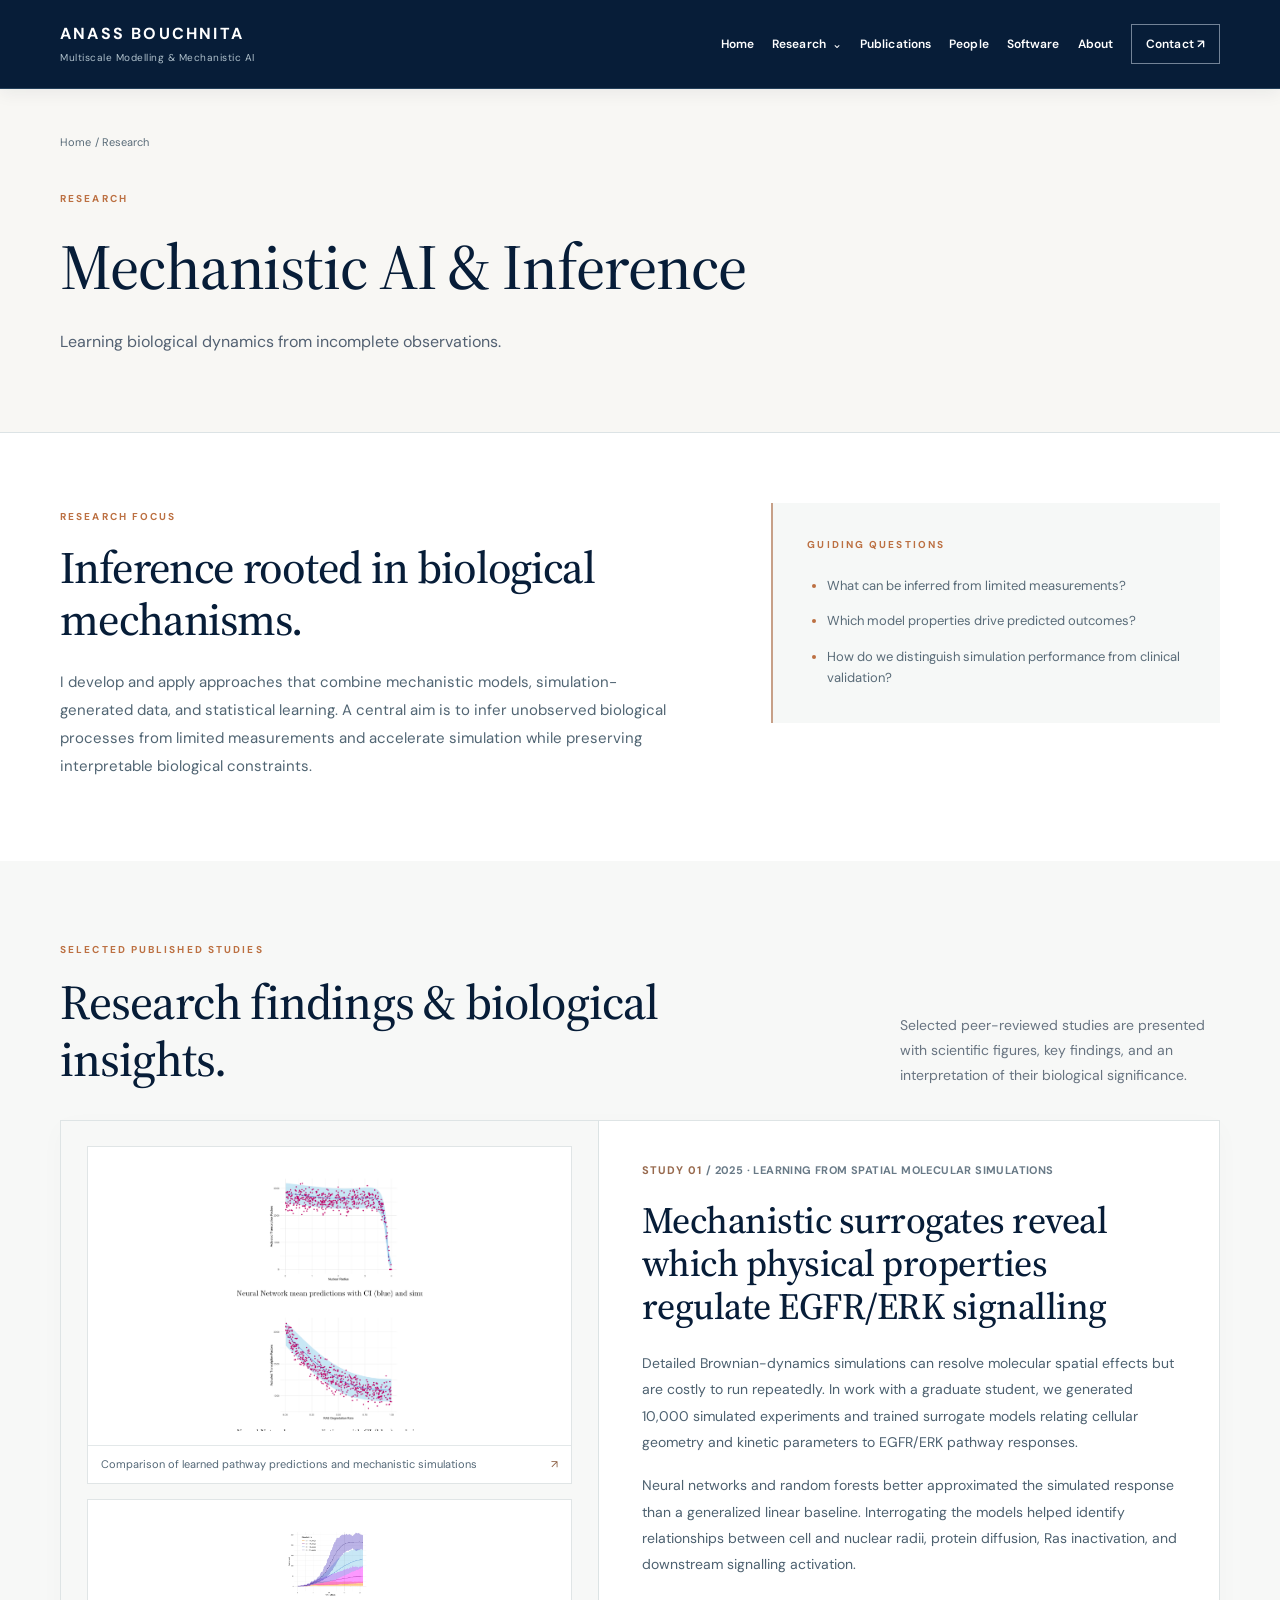
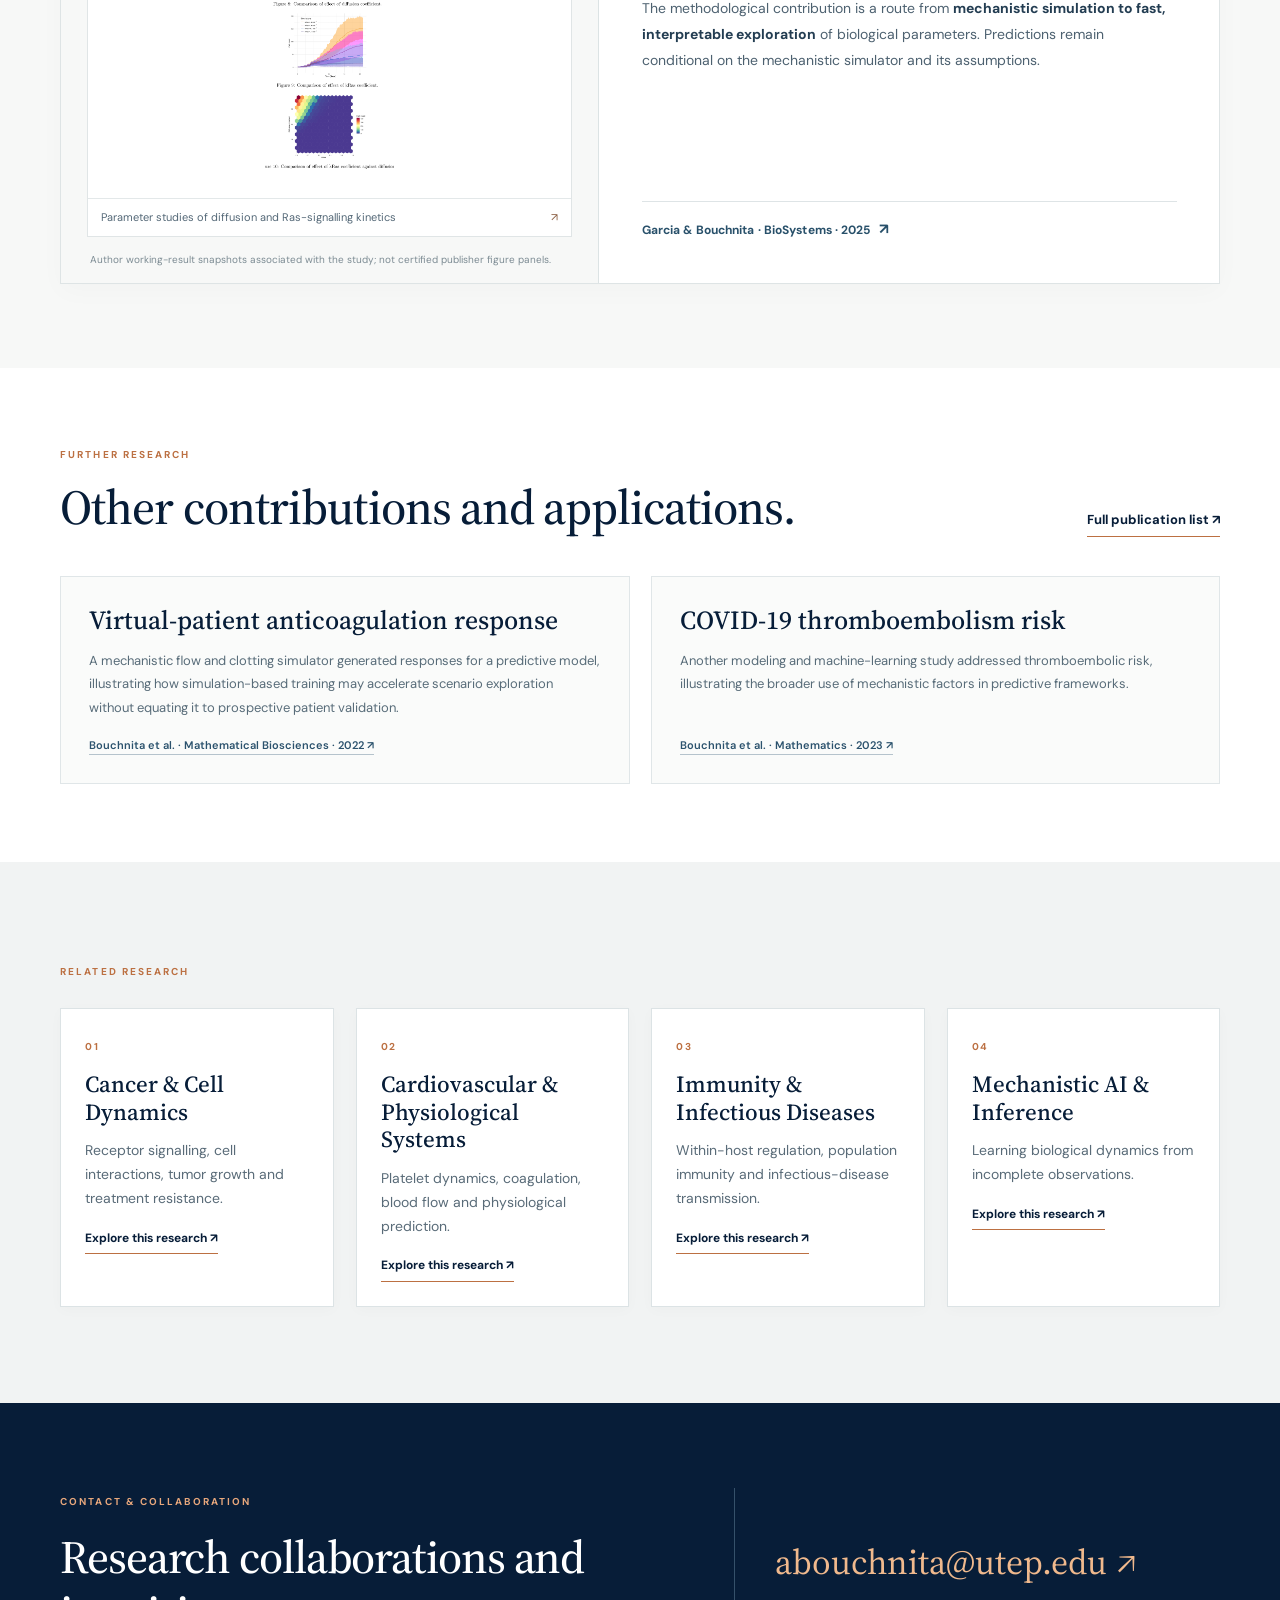
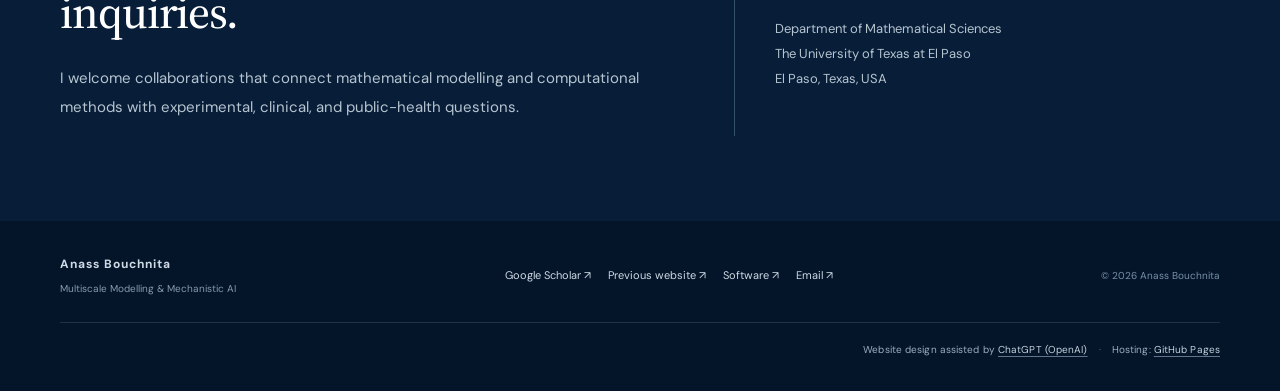
<file: mechanistic-ai.html>
<!DOCTYPE html>

<!DOCTYPE html>

<html lang="en">
<head>
<meta charset="utf-8"/><meta content="width=device-width,initial-scale=1" name="viewport"/>
<meta content="#071d38" name="theme-color"/><meta content="Anass Bouchnita — Multiscale Modelling and Mechanistic AI for Biological and Biomedical Systems. Research, publications, software, and collaborations." name="description"/>
<title>Mechanistic AI &amp; Inference | Anass Bouchnita</title>
<link href="https://fonts.googleapis.com" rel="preconnect"/><link crossorigin="" href="https://fonts.gstatic.com" rel="preconnect"/>
<link href="https://fonts.googleapis.com/css2?family=DM+Sans:wght@400;500;600;700&amp;family=Source+Serif+4:opsz,wght@8..60,400;8..60,500;8..60,600&amp;display=swap" rel="stylesheet"/>
<link href="styles.css" rel="stylesheet"/>
</head>
<body><a class="skip" href="#main">Skip to content</a><header class="site-head" id="top"><div class="shell head-inner"><a class="brand" href="index.html"><span class="brand-name">ANASS BOUCHNITA</span><span class="brand-descriptor">Multiscale Modelling &amp; Mechanistic AI</span></a><button aria-controls="nav" aria-expanded="false" class="menu-toggle">Menu <span aria-hidden="true">☰</span></button><nav aria-label="Main navigation" class="nav" id="nav"><a href="index.html">Home</a><details class="research-menu"><summary>Research <span aria-hidden="true">⌄</span></summary><div class="research-dropdown"><a aria-current="page" href="research.html">Research overview</a><a href="cancer-cell-dynamics.html">Cancer &amp; Cell Dynamics</a><a href="cardiovascular.html">Cardiovascular &amp; Physiological Systems</a><a href="infection-immunity.html">Immunity &amp; Infectious Diseases</a><a href="mechanistic-ai.html">Mechanistic AI &amp; Inference</a></div></details><a href="publications.html">Publications</a><a href="people.html">People</a><a href="software.html">Software</a><a href="about.html">About</a><a class="nav-contact" href="#contact">Contact ↗</a></nav></div></header><main id="main"><section class="page-heading"><div class="shell"><a class="breadcrumb" href="index.html">Home</a> <span class="breadcrumb">/ Research</span><div class="section-kicker">RESEARCH</div><h1>Mechanistic AI &amp; Inference</h1><p class="lead">Learning biological dynamics from incomplete observations.</p></div></section><section class="section topic-intro concise-topic-intro"><div class="shell topic-intro-grid"><div><span class="section-kicker">RESEARCH FOCUS</span><h2>Inference rooted in biological mechanisms.</h2><p>I develop and apply approaches that combine mechanistic models, simulation-generated data, and statistical learning. A central aim is to infer unobserved biological processes from limited measurements and accelerate simulation while preserving interpretable biological constraints.</p></div><div class="topic-questions"><span class="section-kicker">GUIDING QUESTIONS</span><ul class="question-list"><li>What can be inferred from limited measurements?</li><li>Which model properties drive predicted outcomes?</li><li>How do we distinguish simulation performance from clinical validation?</li></ul></div></div></section><section class="section paper-section" id="findings"><div class="shell"><div class="section-heading paper-heading"><div><span class="section-kicker">SELECTED PUBLISHED STUDIES</span><h2>Research findings &amp; biological insights.</h2></div><p>Selected peer-reviewed studies are presented with scientific figures, key findings, and an interpretation of their biological significance.</p></div><div class="paper-list"><article class="paper-story" id="study-1">
<div class="paper-visuals"><figure class="study-figure"><a href="assets/ml-surrogate-comparison-working.png" rel="noopener" target="_blank" title="Open study figure at full resolution"><img alt="Study-related working plot of predicted versus simulated pathway outputs" loading="lazy" src="assets/ml-surrogate-comparison-working.png"/></a><figcaption>Comparison of learned pathway predictions and mechanistic simulations <span class="expand-symbol">↗</span></figcaption></figure><figure class="study-figure"><a href="assets/ml-spatial-simulation-working.png" rel="noopener" target="_blank" title="Open study figure at full resolution"><img alt="Study-related working analysis of diffusion and Ras inactivation" loading="lazy" src="assets/ml-spatial-simulation-working.png"/></a><figcaption>Parameter studies of diffusion and Ras-signalling kinetics <span class="expand-symbol">↗</span></figcaption></figure><p class="paper-figure-note">Author working-result snapshots associated with the study; not certified publisher figure panels.</p></div>
<div class="paper-narrative"><span class="paper-era">STUDY 01 <span> / 2025 · Learning from spatial molecular simulations</span></span>
<h3>Mechanistic surrogates reveal which physical properties regulate EGFR/ERK signalling</h3><p>Detailed Brownian-dynamics simulations can resolve molecular spatial effects but are costly to run repeatedly. In work with a graduate student, we generated 10,000 simulated experiments and trained surrogate models relating cellular geometry and kinetic parameters to EGFR/ERK pathway responses.</p><p>Neural networks and random forests better approximated the simulated response than a generalized linear baseline. Interrogating the models helped identify relationships between cell and nuclear radii, protein diffusion, Ras inactivation, and downstream signalling activation.</p><p>The methodological contribution is a route from <strong>mechanistic simulation to fast, interpretable exploration</strong> of biological parameters. Predictions remain conditional on the mechanistic simulator and its assumptions.</p>
<a class="paper-source" href="https://doi.org/10.1016/j.biosystems.2024.105360" rel="noopener" target="_blank">Garcia &amp; Bouchnita · BioSystems · 2025 <span>↗</span></a>
</div>
</article></div></div></section><section class="section related-papers"><div class="shell"><div class="section-heading"><div><span class="section-kicker">FURTHER RESEARCH</span><h2>Other contributions and applications.</h2></div><a class="text-link" href="publications.html">Full publication list ↗</a></div><div class="related-paper-grid"><article class="additional-paper"><h3>Virtual-patient anticoagulation response</h3><p>A mechanistic flow and clotting simulator generated responses for a predictive model, illustrating how simulation-based training may accelerate scenario exploration without equating it to prospective patient validation.</p><a href="https://doi.org/10.1016/j.mbs.2022.108830" rel="noopener" target="_blank">Bouchnita et al. · Mathematical Biosciences · 2022 ↗</a></article><article class="additional-paper"><h3>COVID-19 thromboembolism risk</h3><p>Another modeling and machine-learning study addressed thromboembolic risk, illustrating the broader use of mechanistic factors in predictive frameworks.</p><a href="https://doi.org/10.3390/math11020289" rel="noopener" target="_blank">Bouchnita et al. · Mathematics · 2023 ↗</a></article></div></div></section><section class="section related"><div class="shell"><span class="section-kicker">RELATED RESEARCH</span><div class="topic-grid"><a class="topic-link" href="cancer-cell-dynamics.html"><span class="research-number">01</span><h3>Cancer &amp; Cell Dynamics</h3><p>Receptor signalling, cell interactions, tumor growth and treatment resistance.</p><span class="text-link">Explore this research ↗</span></a><a class="topic-link" href="cardiovascular.html"><span class="research-number">02</span><h3>Cardiovascular &amp; Physiological Systems</h3><p>Platelet dynamics, coagulation, blood flow and physiological prediction.</p><span class="text-link">Explore this research ↗</span></a><a class="topic-link" href="infection-immunity.html"><span class="research-number">03</span><h3>Immunity &amp; Infectious Diseases</h3><p>Within-host regulation, population immunity and infectious-disease transmission.</p><span class="text-link">Explore this research ↗</span></a><a class="topic-link" href="mechanistic-ai.html"><span class="research-number">04</span><h3>Mechanistic AI &amp; Inference</h3><p>Learning biological dynamics from incomplete observations.</p><span class="text-link">Explore this research ↗</span></a></div></div></section><section class="contact-section" id="contact"><div class="shell contact-grid"><div><span class="section-kicker warm">CONTACT &amp; COLLABORATION</span><h2>Research collaborations and inquiries.</h2><p>I welcome collaborations that connect mathematical modelling and computational methods with experimental, clinical, and public-health questions.</p></div><div class="contact-info"><a class="contact-email" href="mailto:abouchnita@utep.edu">abouchnita@utep.edu ↗</a><p>Department of Mathematical Sciences<br/>The University of Texas at El Paso<br/>El Paso, Texas, USA</p></div></div></section></main><footer class="footer"><div class="shell footer-inner"><div><strong>Anass Bouchnita</strong><p>Multiscale Modelling &amp; Mechanistic AI</p></div><div><a href="https://scholar.google.com/citations?view_op=search_authors&amp;mauthors=Anass+Bouchnita&amp;hl=en" rel="noopener" target="_blank">Google Scholar ↗</a><a href="https://sites.google.com/view/abouchnita" rel="noopener" target="_blank">Previous website ↗</a><a href="https://sites.google.com/view/abouchnita/software" rel="noopener" target="_blank">Software ↗</a><a href="mailto:abouchnita@utep.edu">Email ↗</a></div><small>© <span id="year"></span> Anass Bouchnita</small></div><div class="shell footer-credit"><small>Website design assisted by <a href="https://chatgpt.com/" rel="noopener" target="_blank">ChatGPT (OpenAI)</a> <span aria-hidden="true">·</span> Hosting: <a href="https://pages.github.com/" rel="noopener" target="_blank">GitHub Pages</a></small></div></footer>
<script src="site.js"></script></body></html>
</file>
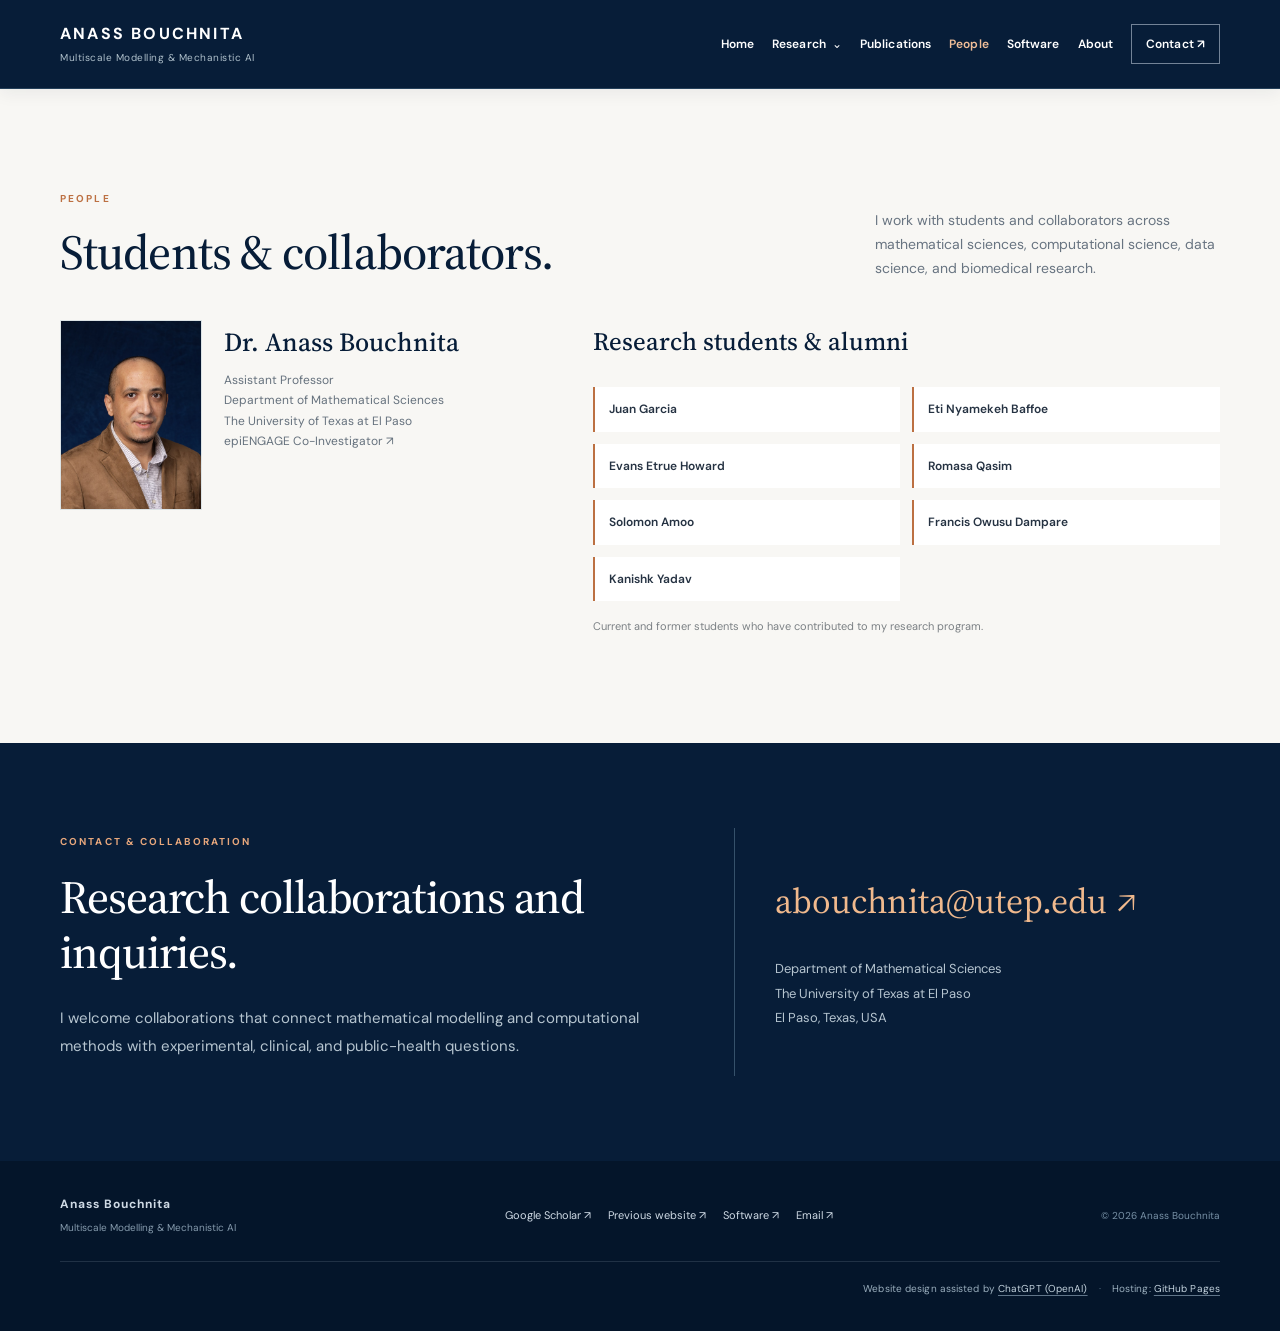
<file: people.html>
<!DOCTYPE html>

<html lang="en">
<head>
<meta charset="utf-8"/><meta content="width=device-width,initial-scale=1" name="viewport"/>
<meta content="#071d38" name="theme-color"/><meta content="Anass Bouchnita — Multiscale Modelling and Mechanistic AI for Biological and Biomedical Systems. Research, publications, software, and collaborations." name="description"/>
<title>People | Anass Bouchnita</title>
<link href="https://fonts.googleapis.com" rel="preconnect"/><link crossorigin="" href="https://fonts.gstatic.com" rel="preconnect"/>
<link href="https://fonts.googleapis.com/css2?family=DM+Sans:wght@400;500;600;700&amp;family=Source+Serif+4:opsz,wght@8..60,400;8..60,500;8..60,600&amp;display=swap" rel="stylesheet"/>
<link href="styles.css" rel="stylesheet"/>
</head>
<body><a class="skip" href="#main">Skip to content</a><header class="site-head" id="top"><div class="shell head-inner"><a class="brand" href="index.html"><span class="brand-name">ANASS BOUCHNITA</span><span class="brand-descriptor">Multiscale Modelling &amp; Mechanistic AI</span></a><button aria-controls="nav" aria-expanded="false" class="menu-toggle">Menu <span aria-hidden="true">☰</span></button><nav aria-label="Main navigation" class="nav" id="nav"><a href="index.html">Home</a><details class="research-menu"><summary>Research <span aria-hidden="true">⌄</span></summary><div class="research-dropdown"><a href="research.html">Research overview</a><a href="cancer-cell-dynamics.html">Cancer &amp; Cell Dynamics</a><a href="cardiovascular.html">Cardiovascular &amp; Physiological Systems</a><a href="infection-immunity.html">Immunity &amp; Infectious Diseases</a><a href="mechanistic-ai.html">Mechanistic AI &amp; Inference</a></div></details><a href="publications.html">Publications</a><a aria-current="page" href="people.html">People</a><a href="software.html">Software</a><a href="about.html">About</a><a class="nav-contact" href="#contact">Contact ↗</a></nav></div></header><main id="main"><section class="section people-section" id="people"><div class="shell"><div class="section-heading"><div><span class="section-kicker">PEOPLE</span><h2>Students &amp; collaborators.</h2></div><p>I work with students and collaborators across mathematical sciences, computational science, data science, and biomedical research.</p></div><div class="people-layout"><div class="person-pi"><img alt="Dr. Anass Bouchnita" class="pi-photo" height="1200" src="assets/anass-bouchnita-portrait.jpg" width="882"/><div><h3>Dr. Anass Bouchnita</h3><p>Assistant Professor<br/>Department of Mathematical Sciences<br/>The University of Texas at El Paso<br/><a href="https://epiengage.org/about/team/">epiENGAGE Co-Investigator ↗</a></p></div></div><div class="team-column"><h3>Research students &amp; alumni</h3><div class="team-grid"><span>Juan Garcia</span><span>Eti Nyamekeh Baffoe</span><span>Evans Etrue Howard</span><span>Romasa Qasim</span><span>Solomon Amoo</span><span>Francis Owusu Dampare</span><span>Kanishk Yadav</span></div><p class="team-note">Current and former students who have contributed to my research program.</p></div></div></div></section><section class="contact-section" id="contact"><div class="shell contact-grid"><div><span class="section-kicker warm">CONTACT &amp; COLLABORATION</span><h2>Research collaborations and inquiries.</h2><p>I welcome collaborations that connect mathematical modelling and computational methods with experimental, clinical, and public-health questions.</p></div><div class="contact-info"><a class="contact-email" href="mailto:abouchnita@utep.edu">abouchnita@utep.edu ↗</a><p>Department of Mathematical Sciences<br/>The University of Texas at El Paso<br/>El Paso, Texas, USA</p></div></div></section></main><footer class="footer"><div class="shell footer-inner"><div><strong>Anass Bouchnita</strong><p>Multiscale Modelling &amp; Mechanistic AI</p></div><div><a href="https://scholar.google.com/citations?view_op=search_authors&amp;mauthors=Anass+Bouchnita&amp;hl=en" rel="noopener" target="_blank">Google Scholar ↗</a><a href="https://sites.google.com/view/abouchnita" rel="noopener" target="_blank">Previous website ↗</a><a href="https://sites.google.com/view/abouchnita/software" rel="noopener" target="_blank">Software ↗</a><a href="mailto:abouchnita@utep.edu">Email ↗</a></div><small>© <span id="year"></span> Anass Bouchnita</small></div><div class="shell footer-credit"><small>Website design assisted by <a href="https://chatgpt.com/" rel="noopener" target="_blank">ChatGPT (OpenAI)</a> <span aria-hidden="true">·</span> Hosting: <a href="https://pages.github.com/" rel="noopener" target="_blank">GitHub Pages</a></small></div></footer>
<script src="site.js"></script></body></html>
</file>
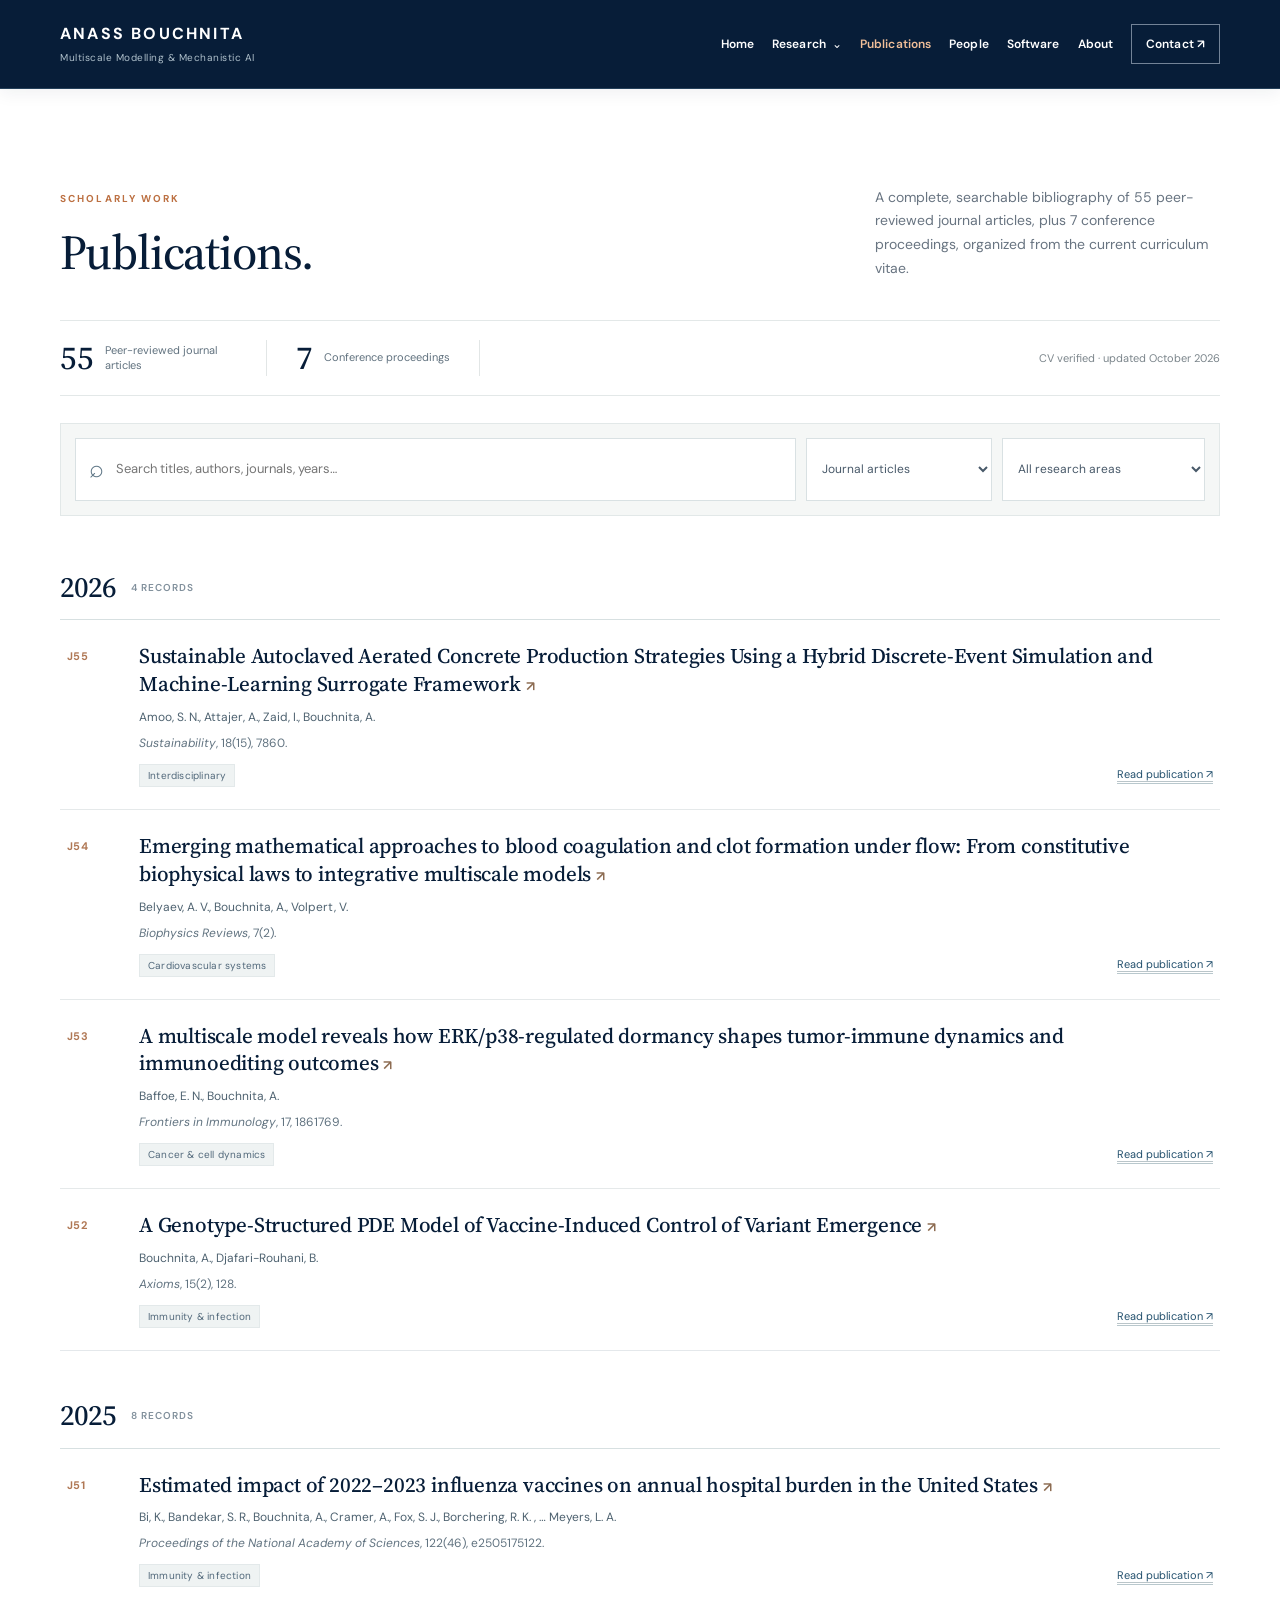
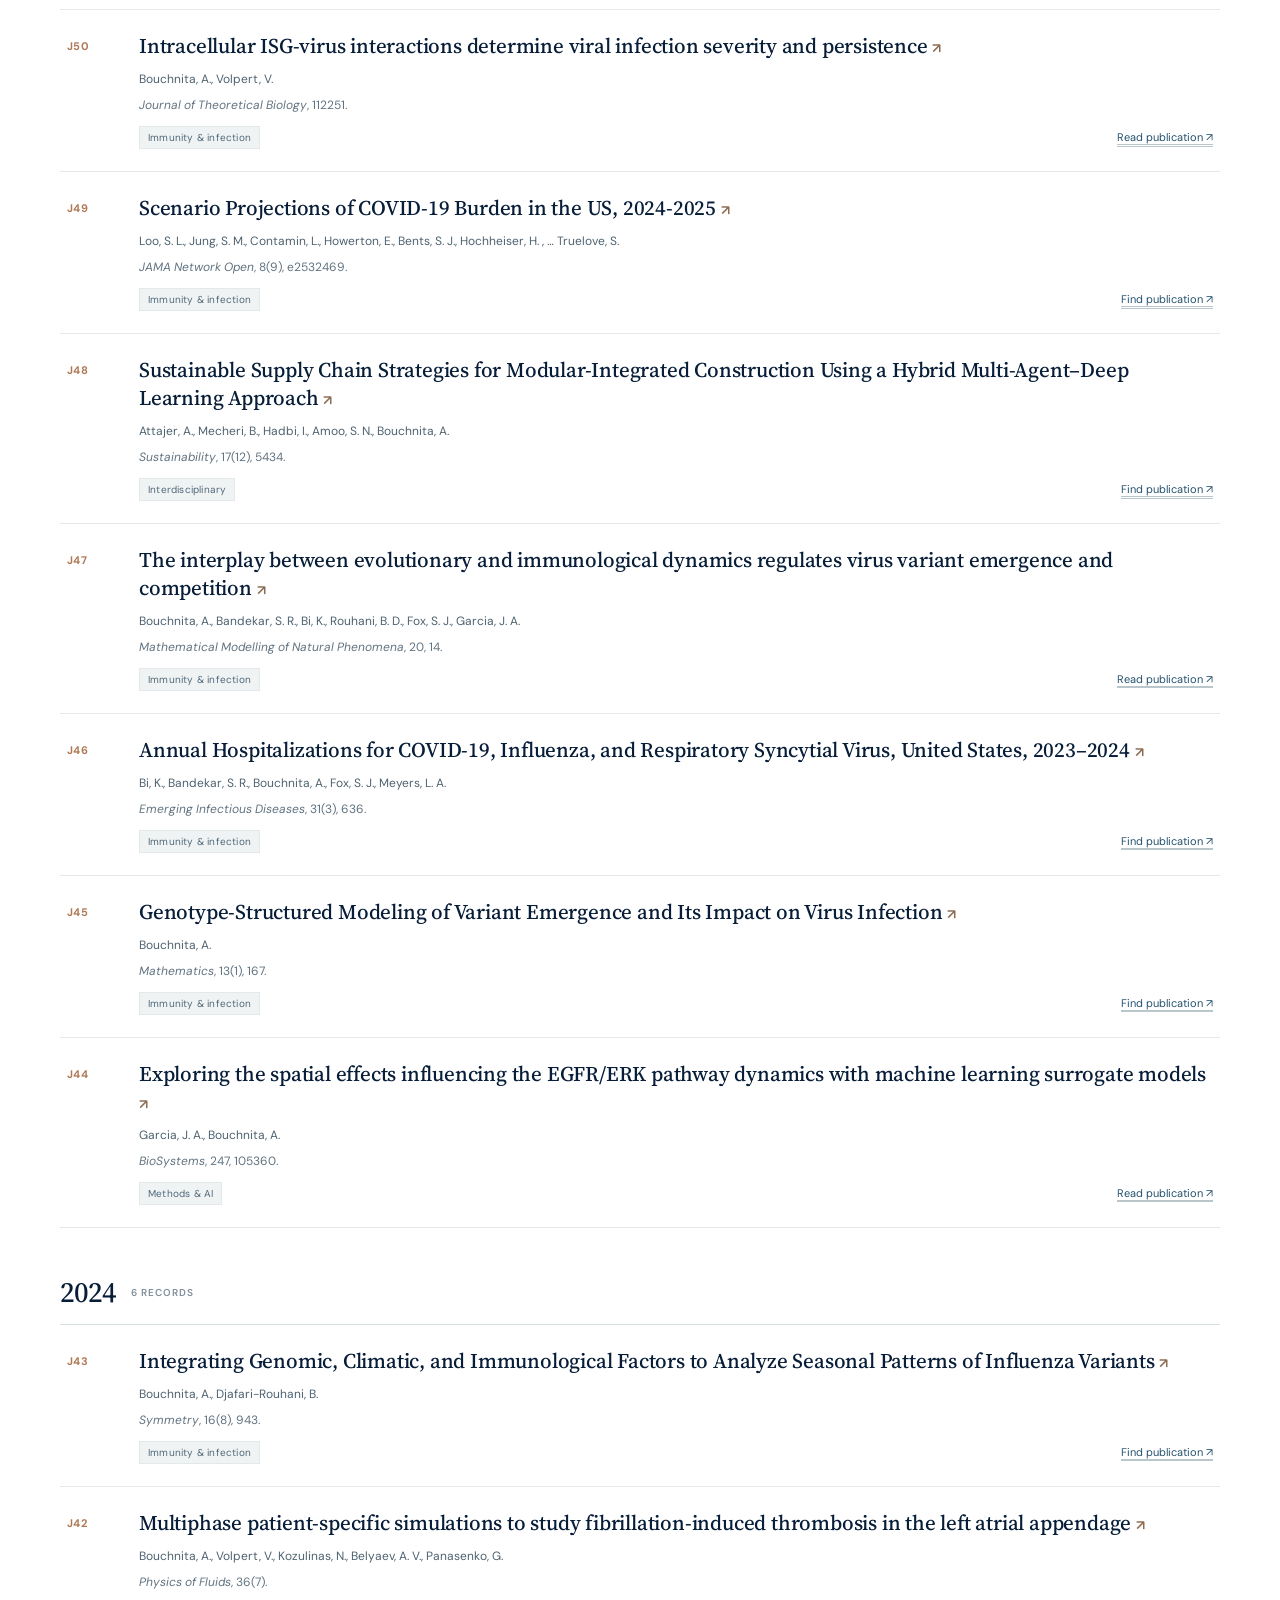
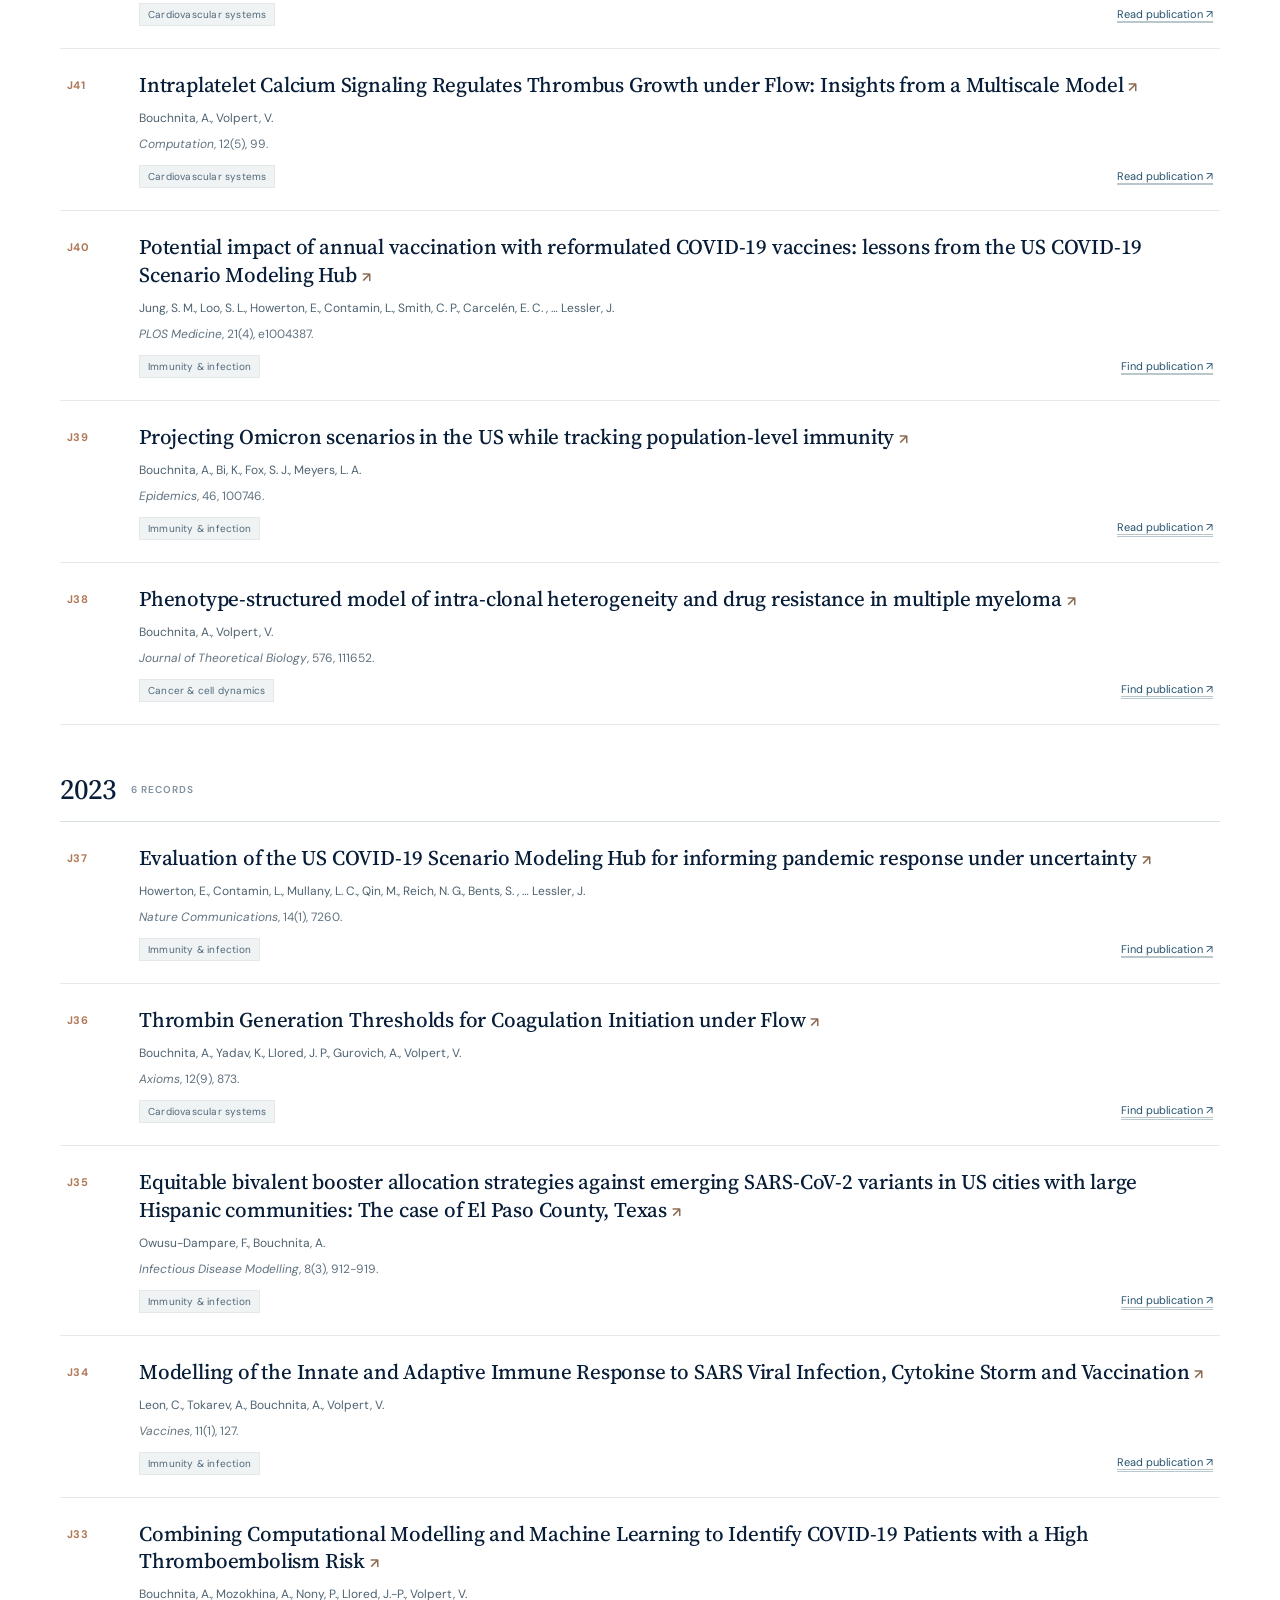
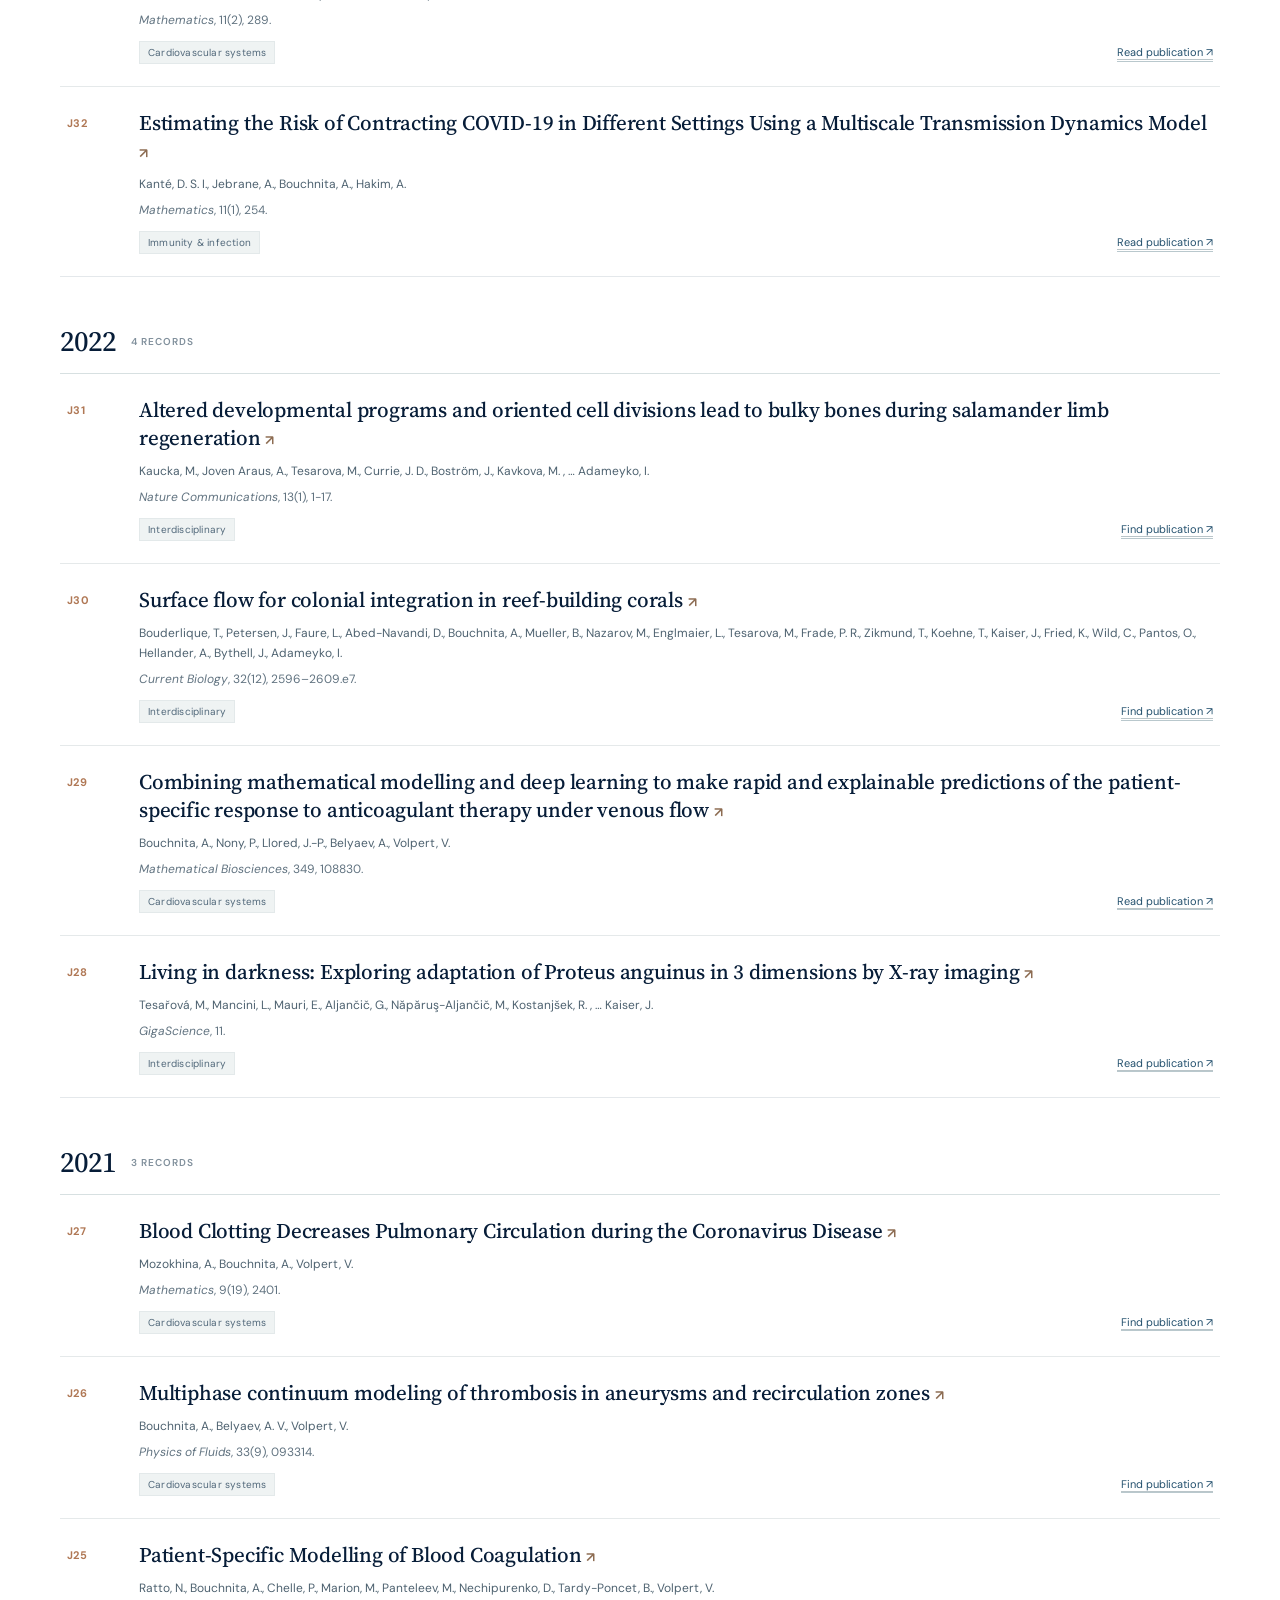
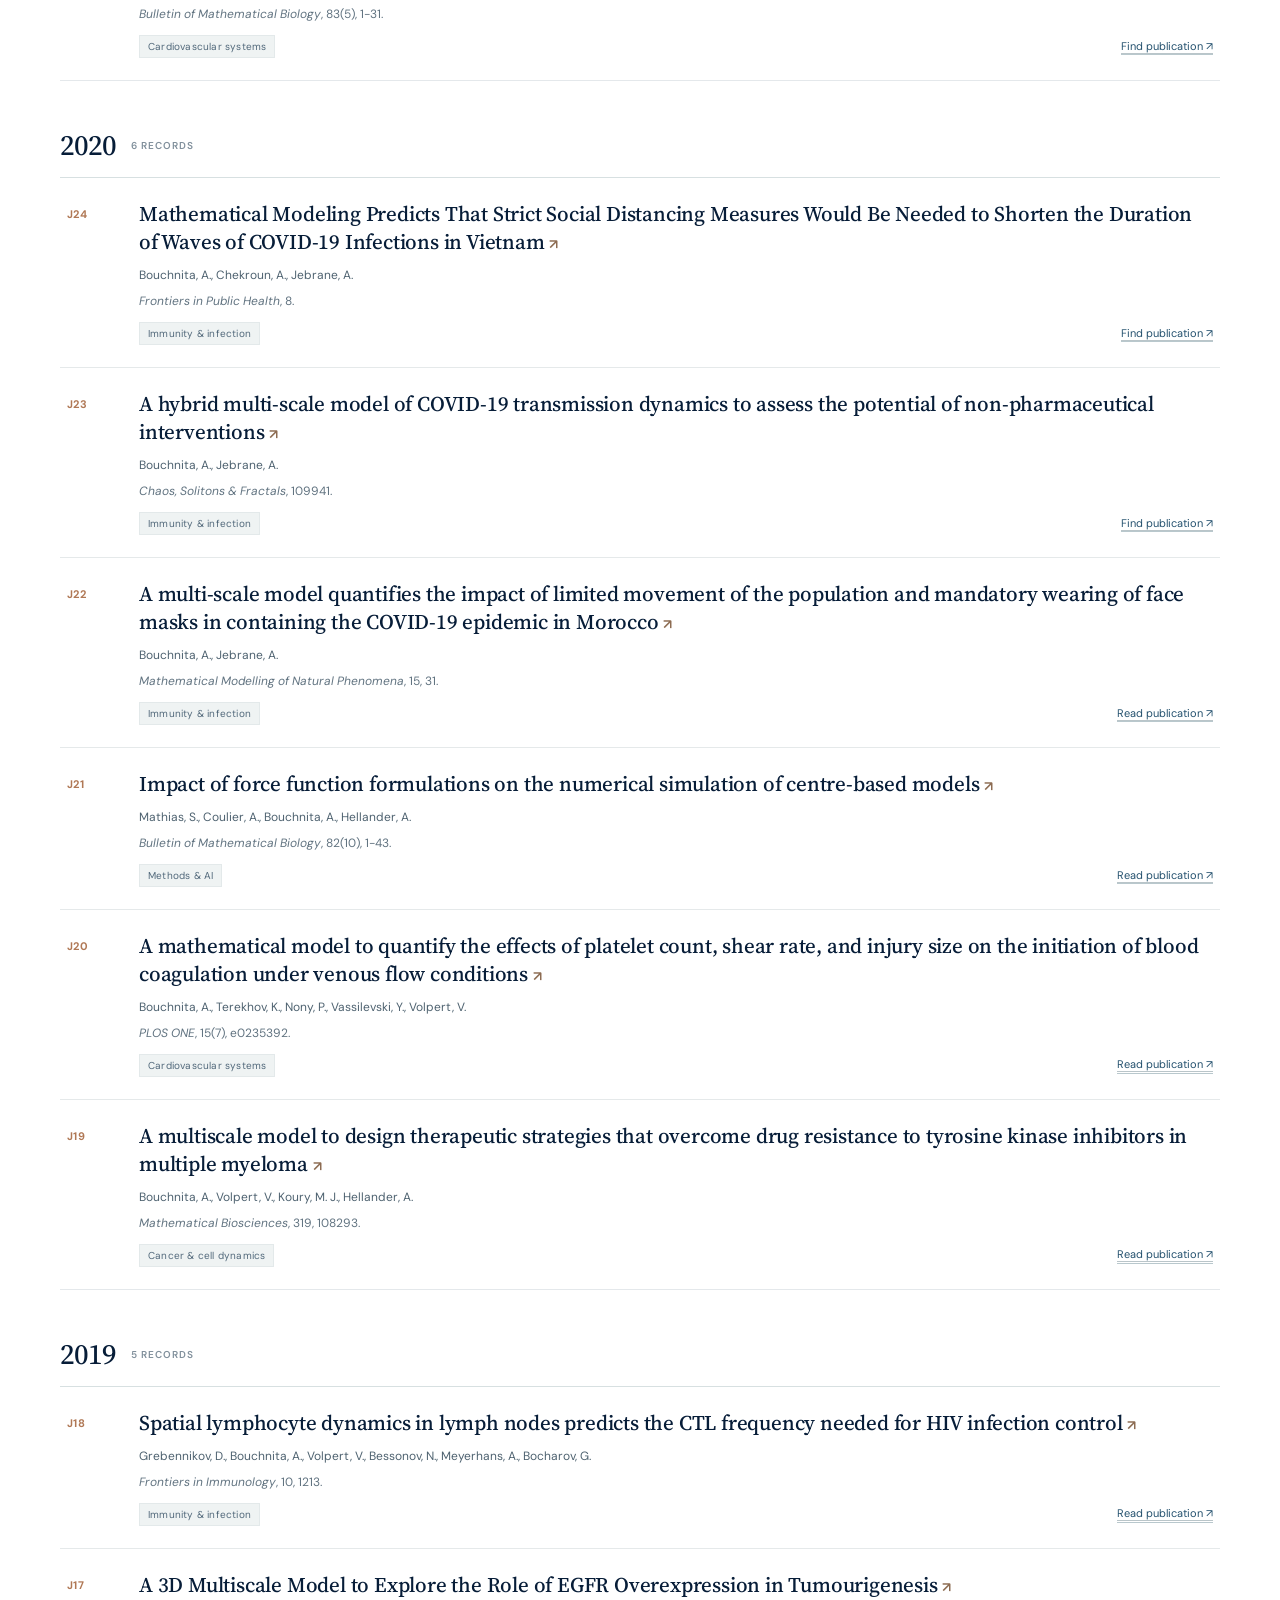
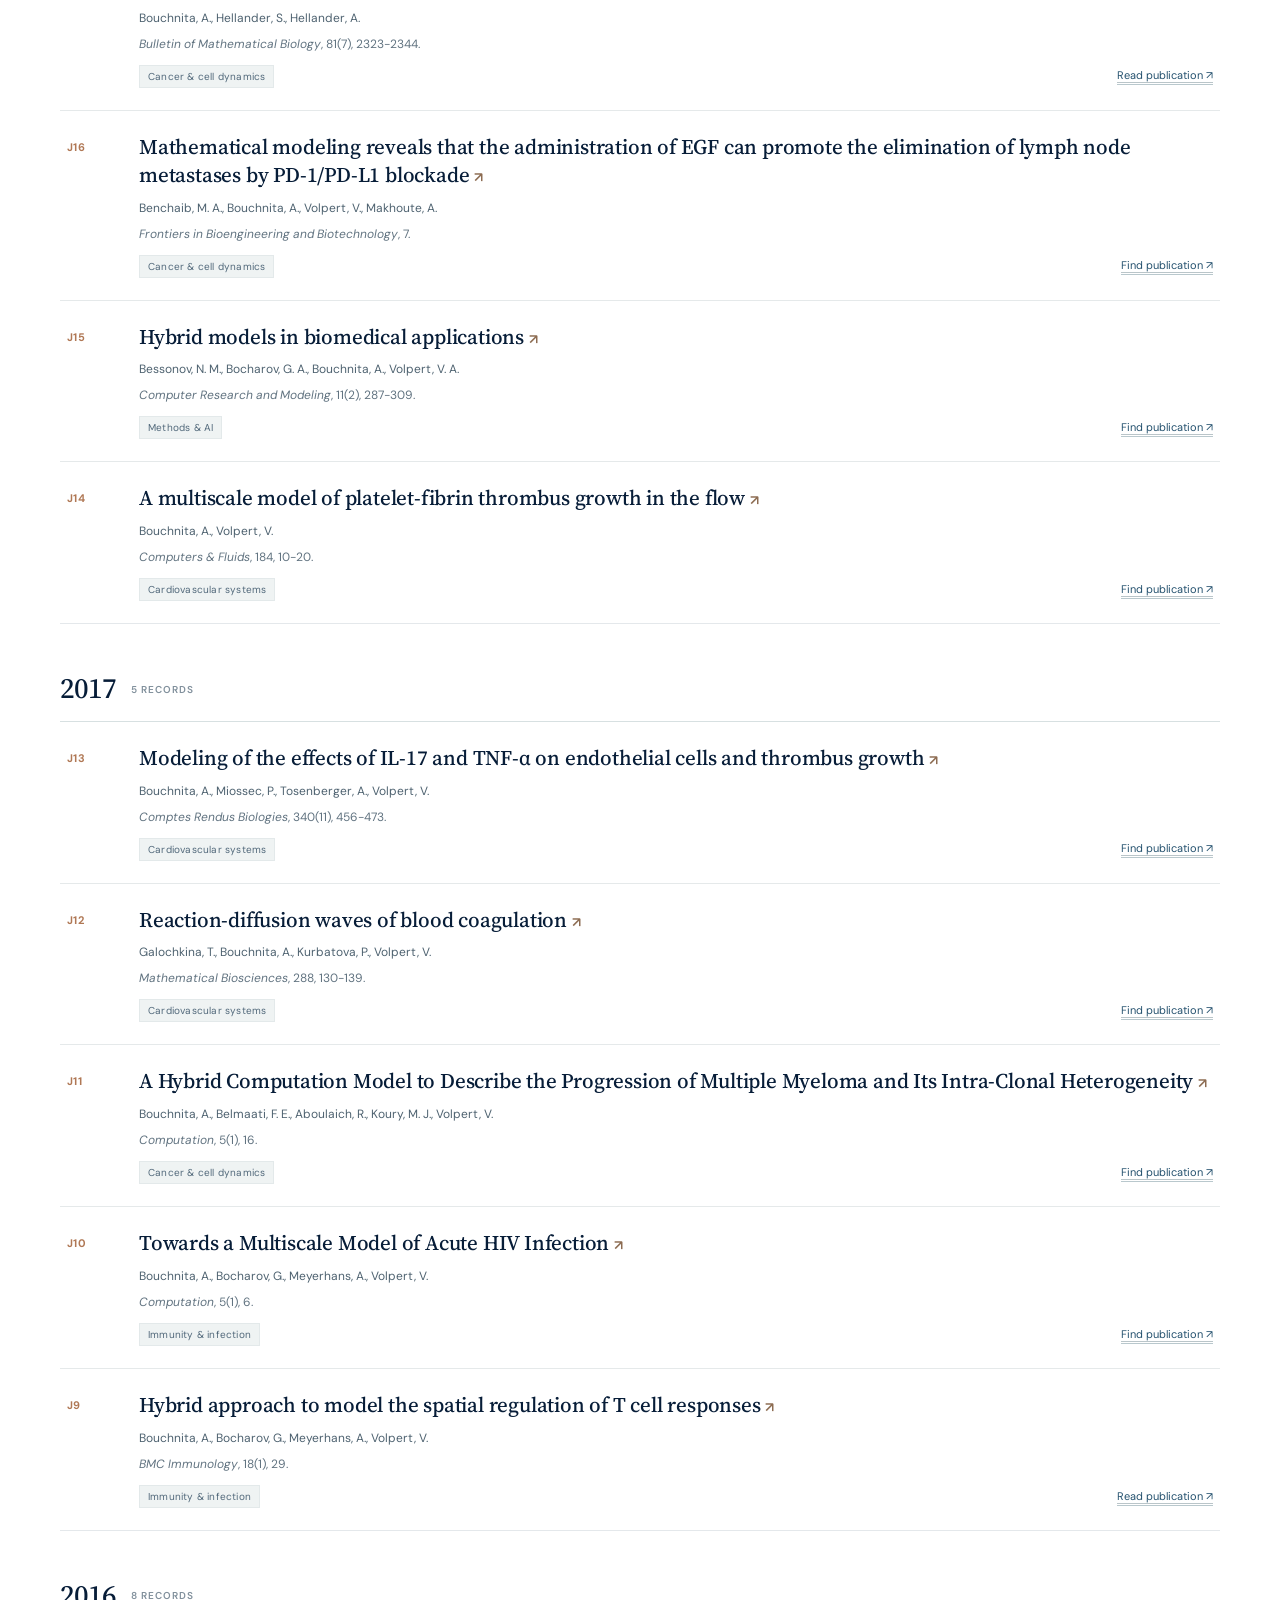
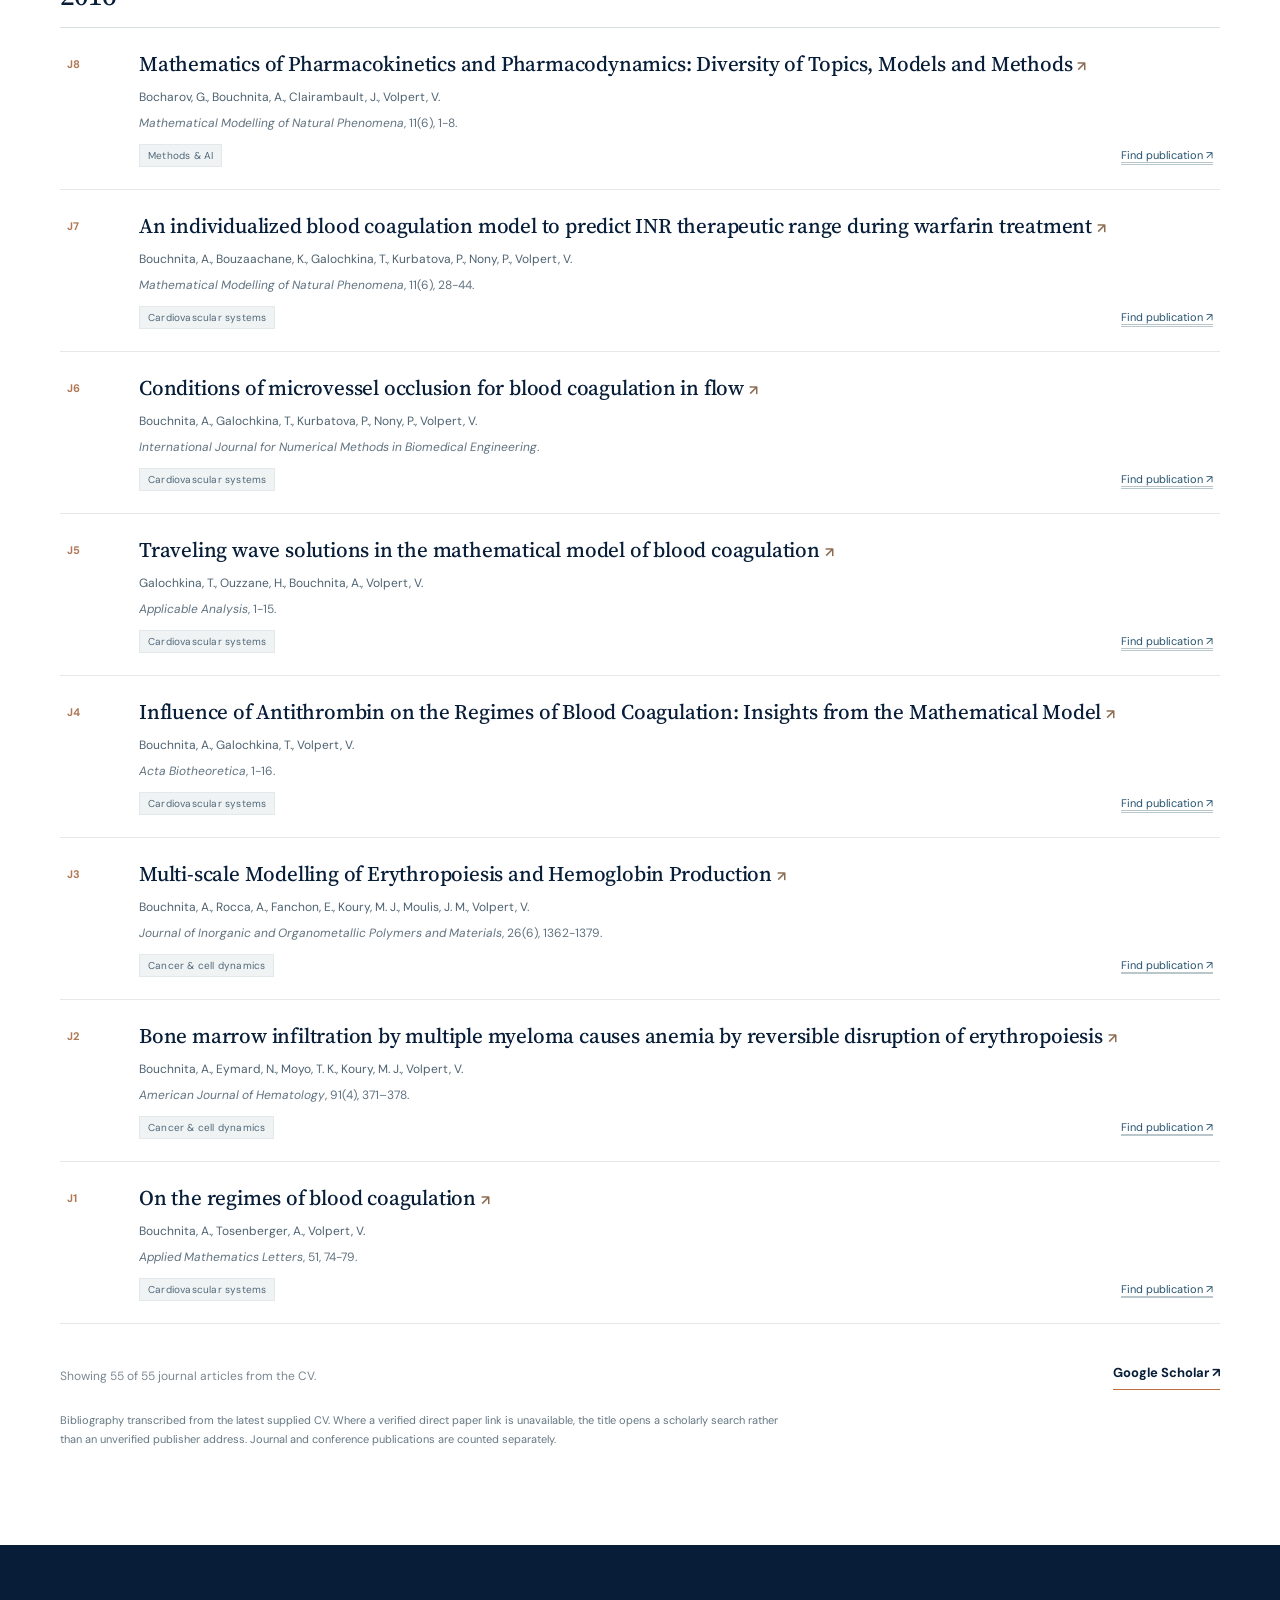
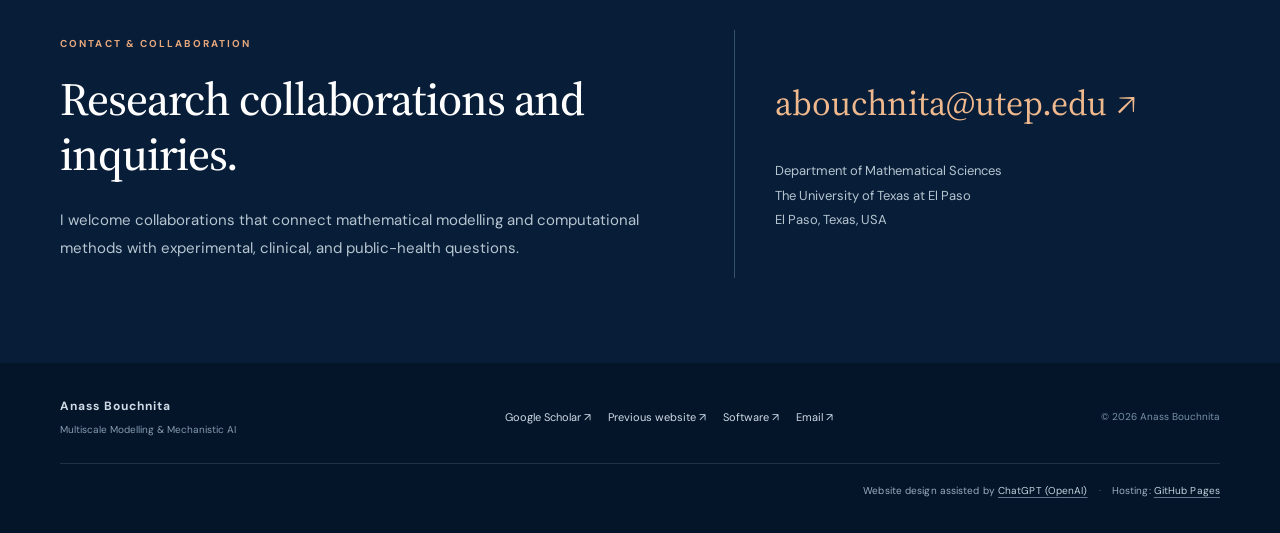
<file: publications.html>
<!DOCTYPE html>

<html lang="en">
<head>
<meta charset="utf-8"/><meta content="width=device-width,initial-scale=1" name="viewport"/>
<meta content="#071d38" name="theme-color"/><meta content="Anass Bouchnita — Multiscale Modelling and Mechanistic AI for Biological and Biomedical Systems. Research, publications, software, and collaborations." name="description"/>
<title>Publications | Anass Bouchnita</title>
<link href="https://fonts.googleapis.com" rel="preconnect"/><link crossorigin="" href="https://fonts.gstatic.com" rel="preconnect"/>
<link href="https://fonts.googleapis.com/css2?family=DM+Sans:wght@400;500;600;700&amp;family=Source+Serif+4:opsz,wght@8..60,400;8..60,500;8..60,600&amp;display=swap" rel="stylesheet"/>
<link href="styles.css" rel="stylesheet"/>
</head>
<body><a class="skip" href="#main">Skip to content</a><header class="site-head" id="top"><div class="shell head-inner"><a class="brand" href="index.html"><span class="brand-name">ANASS BOUCHNITA</span><span class="brand-descriptor">Multiscale Modelling &amp; Mechanistic AI</span></a><button aria-controls="nav" aria-expanded="false" class="menu-toggle">Menu <span aria-hidden="true">☰</span></button><nav aria-label="Main navigation" class="nav" id="nav"><a href="index.html">Home</a><details class="research-menu"><summary>Research <span aria-hidden="true">⌄</span></summary><div class="research-dropdown"><a href="research.html">Research overview</a><a href="cancer-cell-dynamics.html">Cancer &amp; Cell Dynamics</a><a href="cardiovascular.html">Cardiovascular &amp; Physiological Systems</a><a href="infection-immunity.html">Immunity &amp; Infectious Diseases</a><a href="mechanistic-ai.html">Mechanistic AI &amp; Inference</a></div></details><a aria-current="page" href="publications.html">Publications</a><a href="people.html">People</a><a href="software.html">Software</a><a href="about.html">About</a><a class="nav-contact" href="#contact">Contact ↗</a></nav></div></header><main id="main"><section class="section publications-section" id="publications"><div class="shell"><div class="section-heading"><div><span class="section-kicker">SCHOLARLY WORK</span><h1 class="pub-heading">Publications.</h1></div><p>A complete, searchable bibliography of 55 peer-reviewed journal articles, plus 7 conference proceedings, organized from the current curriculum vitae.</p></div><div class="pub-stat-line"><div><strong>55</strong><span>Peer-reviewed journal articles</span></div><div><strong>7</strong><span>Conference proceedings</span></div><p>CV verified · updated October 2026</p></div><div class="pub-toolbar"><label class="pub-search"><span aria-hidden="true">⌕</span><input aria-label="Search publications" id="pubSearch" placeholder="Search titles, authors, journals, years…" type="search"/></label><select aria-label="Publication type" id="pubKind"><option value="journal">Journal articles</option><option value="proceedings">Conference proceedings</option><option value="all">All publications</option></select><select aria-label="Research area" id="pubFilter"><option value="all">All research areas</option><option value="cancer">Cancer &amp; cell dynamics</option><option value="cardio">Cardiovascular</option><option value="infection">Infection &amp; immunity</option><option value="other">Other</option><option value="methods">Methods &amp; interdisciplinary</option></select></div><div aria-live="polite" class="pub-list" id="pubList"></div><div class="pub-footer"><span id="pubCount"></span><a class="text-link" href="https://scholar.google.com/citations?view_op=search_authors&amp;mauthors=Anass+Bouchnita&amp;hl=en" rel="noopener" target="_blank">Google Scholar ↗</a></div><p class="pub-integrity-note">Bibliography transcribed from the latest supplied CV. Where a verified direct paper link is unavailable, the title opens a scholarly search rather than an unverified publisher address. Journal and conference publications are counted separately.</p></div></section><section class="contact-section" id="contact"><div class="shell contact-grid"><div><span class="section-kicker warm">CONTACT &amp; COLLABORATION</span><h2>Research collaborations and inquiries.</h2><p>I welcome collaborations that connect mathematical modelling and computational methods with experimental, clinical, and public-health questions.</p></div><div class="contact-info"><a class="contact-email" href="mailto:abouchnita@utep.edu">abouchnita@utep.edu ↗</a><p>Department of Mathematical Sciences<br/>The University of Texas at El Paso<br/>El Paso, Texas, USA</p></div></div></section></main><footer class="footer"><div class="shell footer-inner"><div><strong>Anass Bouchnita</strong><p>Multiscale Modelling &amp; Mechanistic AI</p></div><div><a href="https://scholar.google.com/citations?view_op=search_authors&amp;mauthors=Anass+Bouchnita&amp;hl=en" rel="noopener" target="_blank">Google Scholar ↗</a><a href="https://sites.google.com/view/abouchnita" rel="noopener" target="_blank">Previous website ↗</a><a href="https://sites.google.com/view/abouchnita/software" rel="noopener" target="_blank">Software ↗</a><a href="mailto:abouchnita@utep.edu">Email ↗</a></div><small>© <span id="year"></span> Anass Bouchnita</small></div><div class="shell footer-credit"><small>Website design assisted by <a href="https://chatgpt.com/" rel="noopener" target="_blank">ChatGPT (OpenAI)</a> <span aria-hidden="true">·</span> Hosting: <a href="https://pages.github.com/" rel="noopener" target="_blank">GitHub Pages</a></small></div></footer>
<script src="site.js"></script></body></html>
</file>
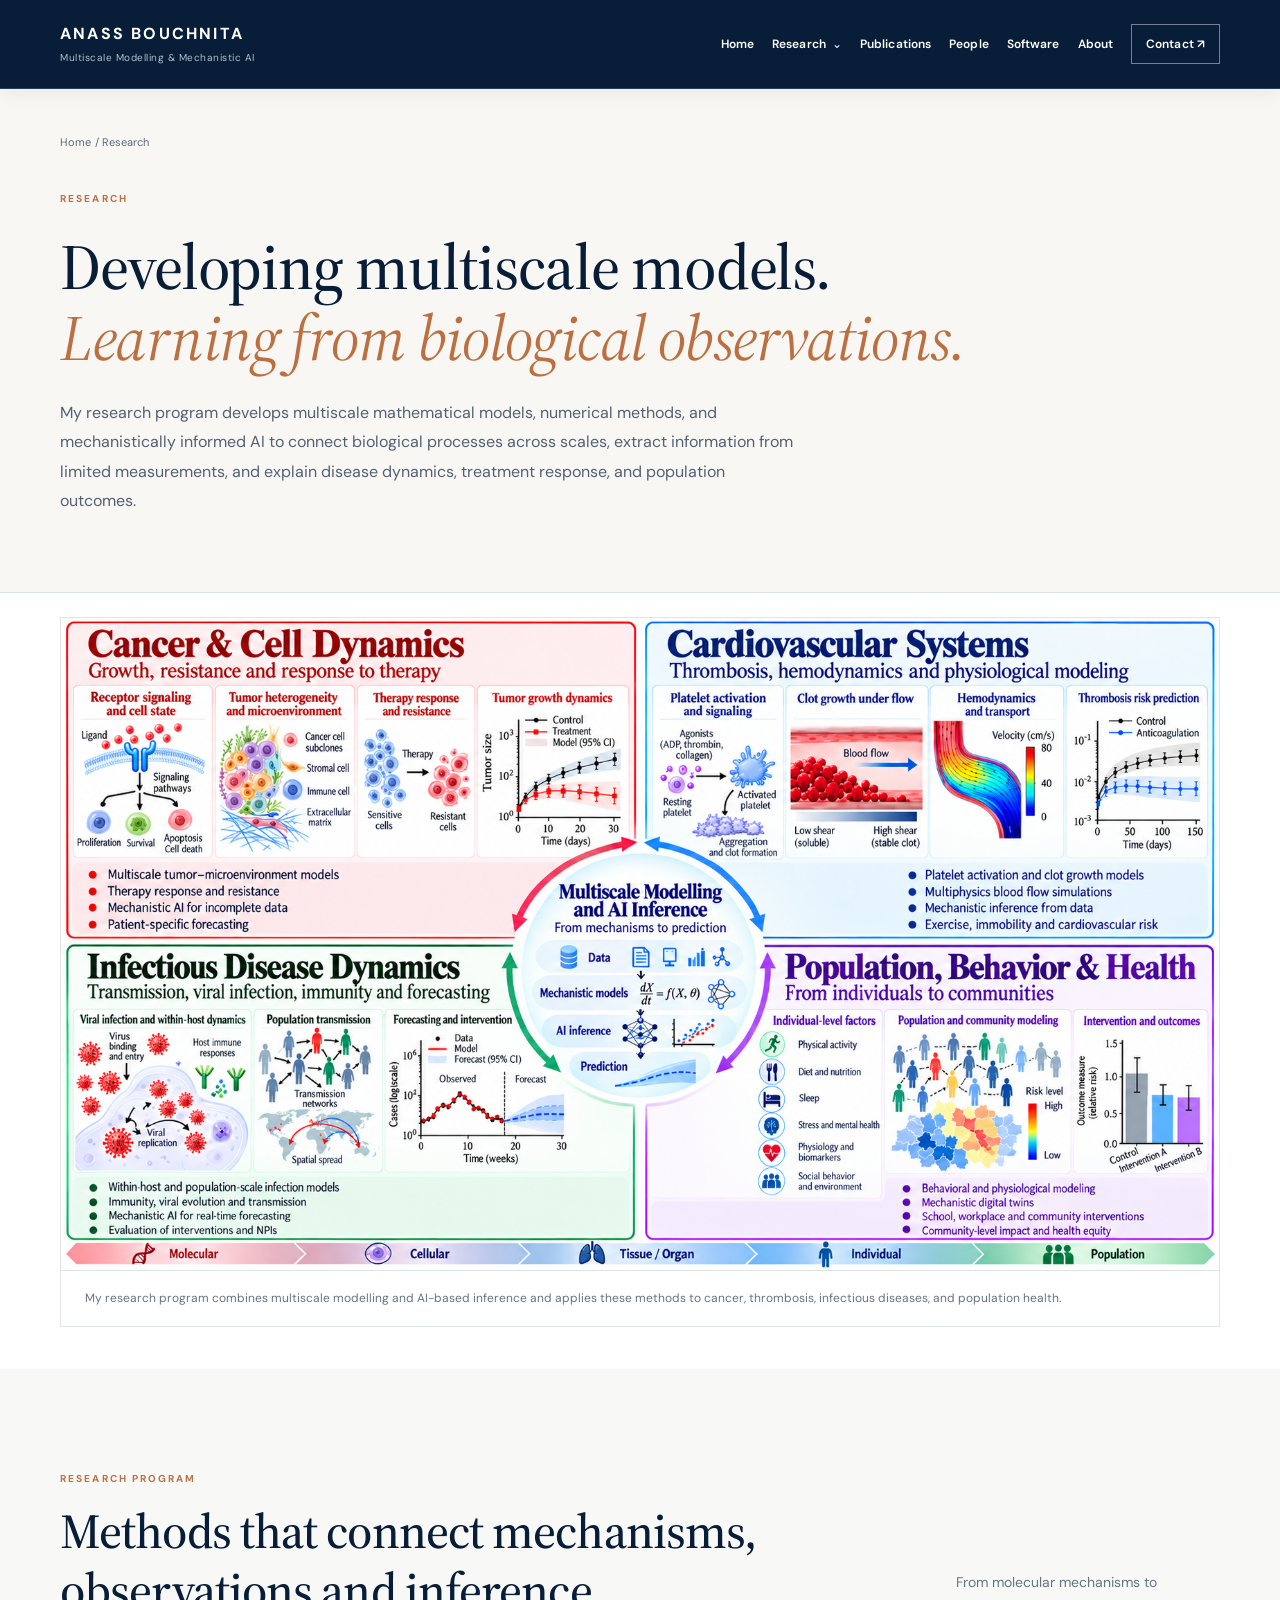
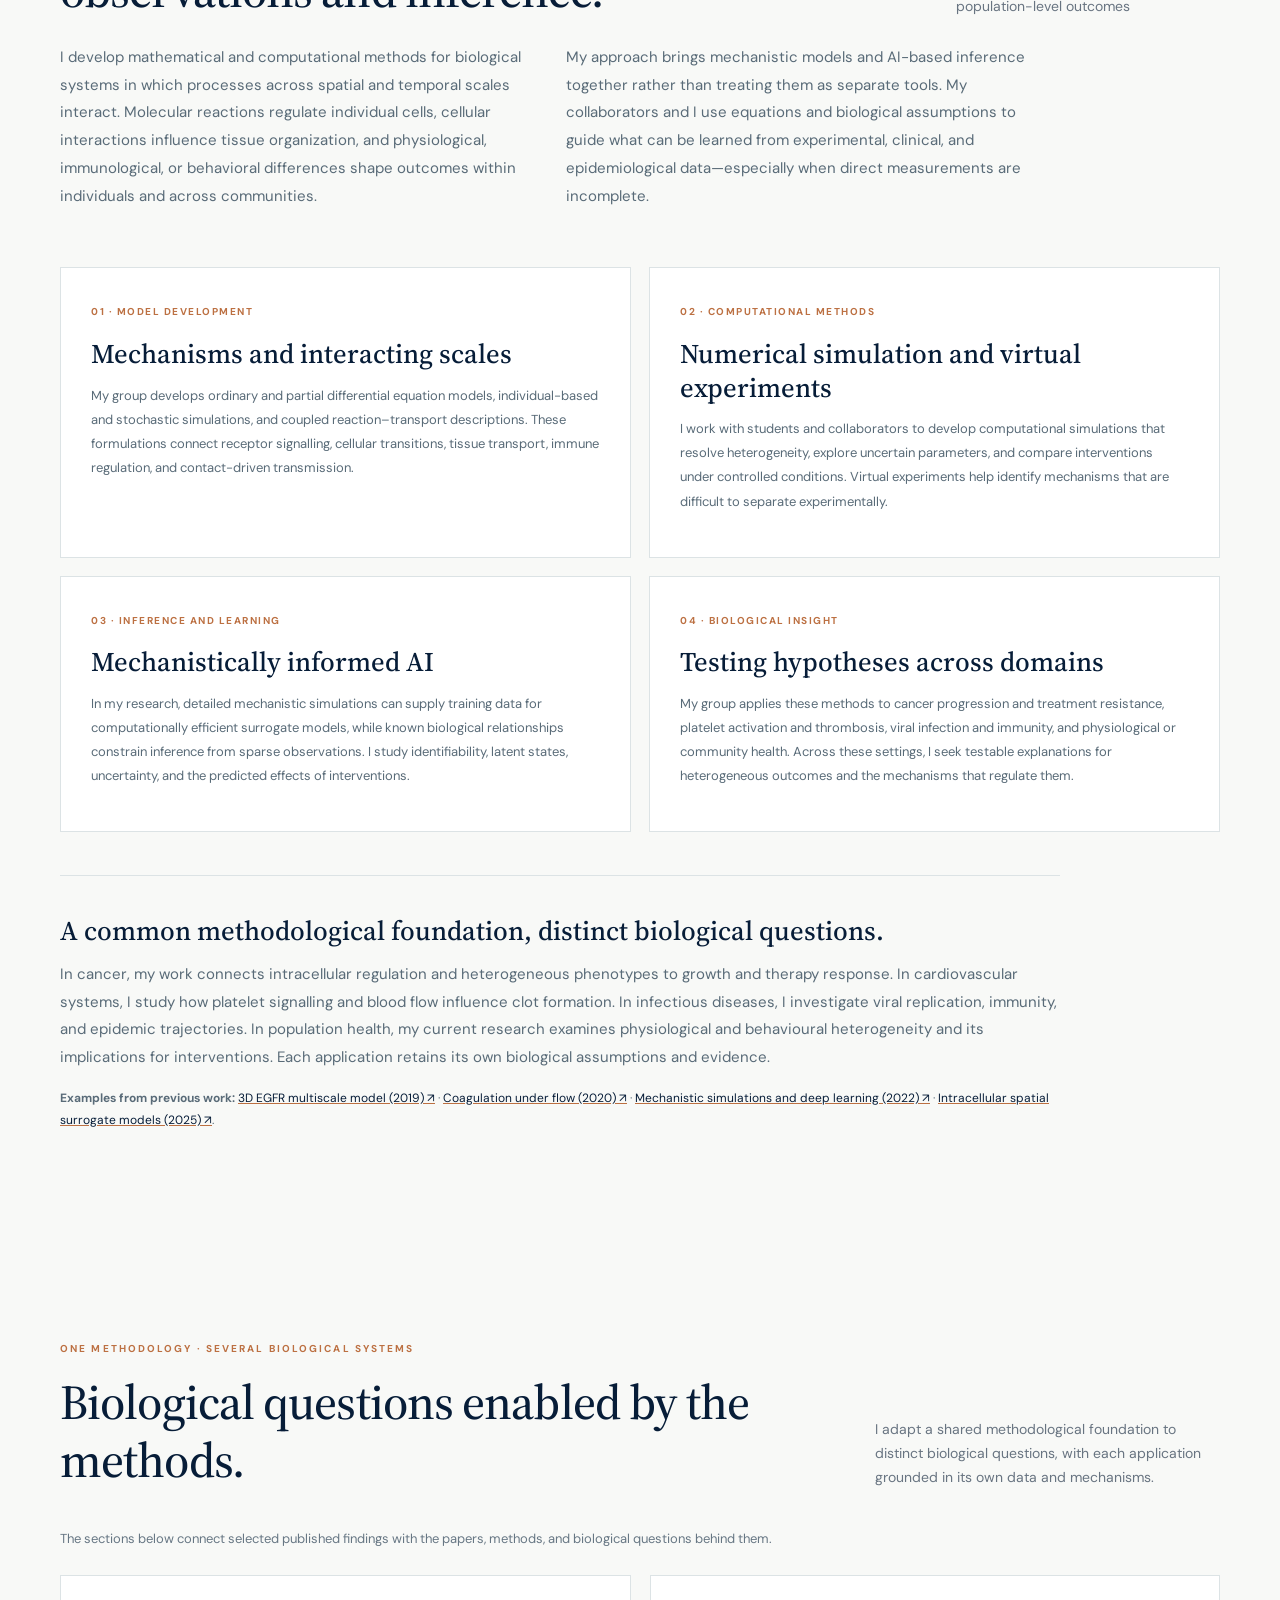
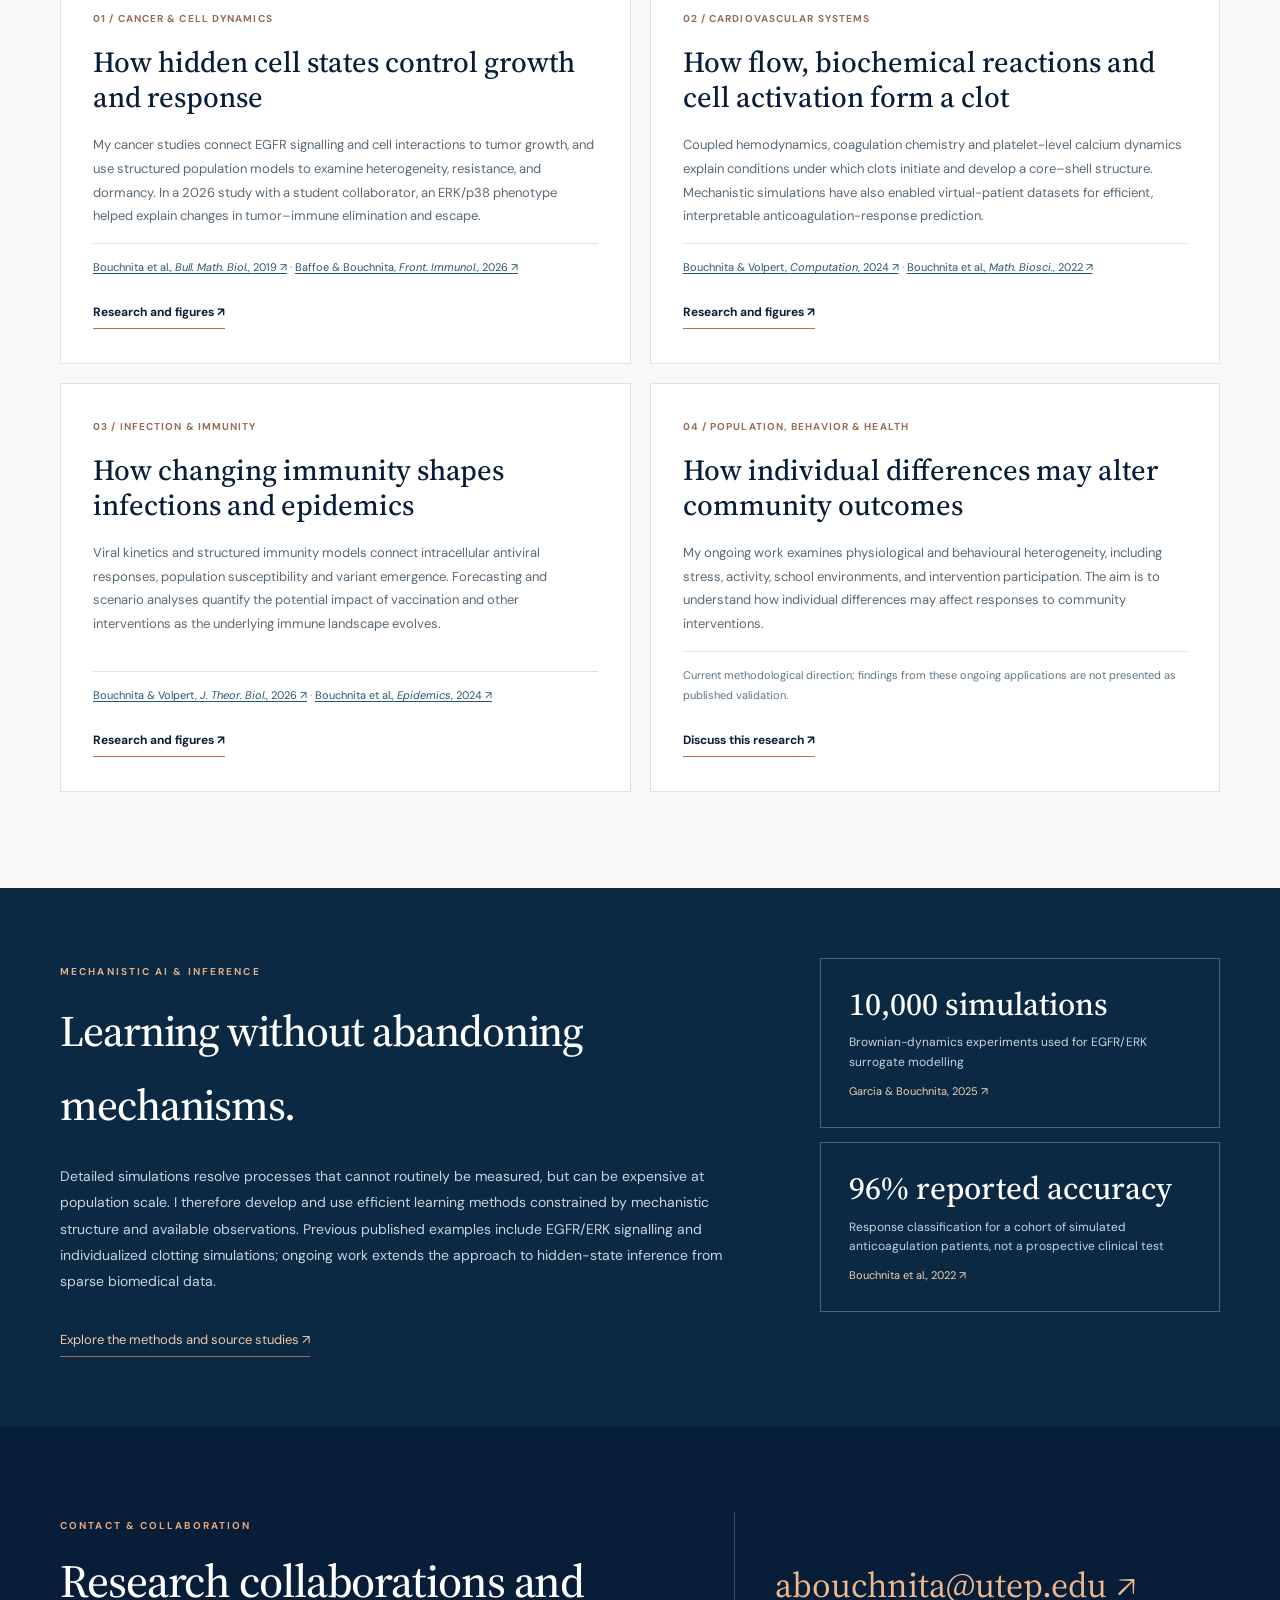
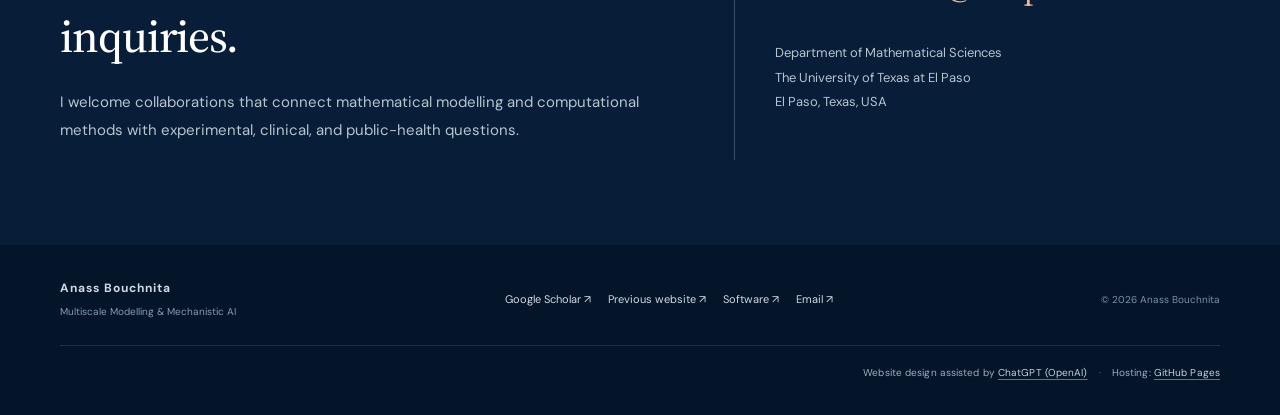
<file: research.html>
<!DOCTYPE html>

<!DOCTYPE html>

<html lang="en">
<head>
<meta charset="utf-8"/><meta content="width=device-width,initial-scale=1" name="viewport"/>
<meta content="#071d38" name="theme-color"/><meta content="Anass Bouchnita — Multiscale Modelling and Mechanistic AI for Biological and Biomedical Systems. Research, publications, software, and collaborations." name="description"/>
<title>Research | Anass Bouchnita</title>
<link href="https://fonts.googleapis.com" rel="preconnect"/><link crossorigin="" href="https://fonts.gstatic.com" rel="preconnect"/>
<link href="https://fonts.googleapis.com/css2?family=DM+Sans:wght@400;500;600;700&amp;family=Source+Serif+4:opsz,wght@8..60,400;8..60,500;8..60,600&amp;display=swap" rel="stylesheet"/>
<link href="styles.css" rel="stylesheet"/>
</head>
<body><a class="skip" href="#main">Skip to content</a><header class="site-head" id="top"><div class="shell head-inner"><a class="brand" href="index.html"><span class="brand-name">ANASS BOUCHNITA</span><span class="brand-descriptor">Multiscale Modelling &amp; Mechanistic AI</span></a><button aria-controls="nav" aria-expanded="false" class="menu-toggle">Menu <span aria-hidden="true">☰</span></button><nav aria-label="Main navigation" class="nav" id="nav"><a href="index.html">Home</a><details class="research-menu"><summary>Research <span aria-hidden="true">⌄</span></summary><div class="research-dropdown"><a aria-current="page" href="research.html">Research overview</a><a href="cancer-cell-dynamics.html">Cancer &amp; Cell Dynamics</a><a href="cardiovascular.html">Cardiovascular &amp; Physiological Systems</a><a href="infection-immunity.html">Immunity &amp; Infectious Diseases</a><a href="mechanistic-ai.html">Mechanistic AI &amp; Inference</a></div></details><a href="publications.html">Publications</a><a href="people.html">People</a><a href="software.html">Software</a><a href="about.html">About</a><a class="nav-contact" href="#contact">Contact ↗</a></nav></div></header><main id="main"><section class="page-heading"><div class="shell"><a class="breadcrumb" href="index.html">Home</a> <span class="breadcrumb">/ Research</span><div class="section-kicker">RESEARCH</div><h1>Developing multiscale models.<br/><em>Learning from biological observations.</em></h1><p class="lead">My research program develops multiscale mathematical models, numerical methods, and mechanistically informed AI to connect biological processes across scales, extract information from limited measurements, and explain disease dynamics, treatment response, and population outcomes.</p></div></section><section class="section overview-graphic-section"><div class="shell"><figure class="research-visual research-overview-hero"><img alt="Overview of the four research themes in multiscale modelling and AI inference, spanning cancer and cell dynamics, cardiovascular systems, infectious disease dynamics, and population behavior and health." src="assets/research-overview-infographic.png"/><figcaption>My research program combines multiscale modelling and AI-based inference and applies these methods to cancer, thrombosis, infectious diseases, and population health.</figcaption></figure></div></section><section class="section research-methods-story"><div class="shell">
<div class="section-heading"><div><span class="section-kicker">RESEARCH PROGRAM</span><h2>Methods that connect mechanisms, observations and inference.</h2></div><p>From molecular mechanisms to population-level outcomes</p></div>
<div class="research-story-intro"><p>I develop mathematical and computational methods for biological systems in which processes across spatial and temporal scales interact. Molecular reactions regulate individual cells, cellular interactions influence tissue organization, and physiological, immunological, or behavioral differences shape outcomes within individuals and across communities.</p><p>My approach brings mechanistic models and AI-based inference together rather than treating them as separate tools. My collaborators and I use equations and biological assumptions to guide what can be learned from experimental, clinical, and epidemiological data—especially when direct measurements are incomplete.</p></div>
<div class="research-method-grid"><article><span class="research-number">01 · MODEL DEVELOPMENT</span><h3>Mechanisms and interacting scales</h3><p>My group develops ordinary and partial differential equation models, individual-based and stochastic simulations, and coupled reaction–transport descriptions. These formulations connect receptor signalling, cellular transitions, tissue transport, immune regulation, and contact-driven transmission.</p></article><article><span class="research-number">02 · COMPUTATIONAL METHODS</span><h3>Numerical simulation and virtual experiments</h3><p>I work with students and collaborators to develop computational simulations that resolve heterogeneity, explore uncertain parameters, and compare interventions under controlled conditions. Virtual experiments help identify mechanisms that are difficult to separate experimentally.</p></article><article><span class="research-number">03 · INFERENCE AND LEARNING</span><h3>Mechanistically informed AI</h3><p>In my research, detailed mechanistic simulations can supply training data for computationally efficient surrogate models, while known biological relationships constrain inference from sparse observations. I study identifiability, latent states, uncertainty, and the predicted effects of interventions.</p></article><article><span class="research-number">04 · BIOLOGICAL INSIGHT</span><h3>Testing hypotheses across domains</h3><p>My group applies these methods to cancer progression and treatment resistance, platelet activation and thrombosis, viral infection and immunity, and physiological or community health. Across these settings, I seek testable explanations for heterogeneous outcomes and the mechanisms that regulate them.</p></article></div>
<div class="research-story-conclusion"><h3>A common methodological foundation, distinct biological questions.</h3><p>In cancer, my work connects intracellular regulation and heterogeneous phenotypes to growth and therapy response. In cardiovascular systems, I study how platelet signalling and blood flow influence clot formation. In infectious diseases, I investigate viral replication, immunity, and epidemic trajectories. In population health, my current research examines physiological and behavioural heterogeneity and its implications for interventions. Each application retains its own biological assumptions and evidence.</p><p class="research-story-references"><strong>Examples from previous work:</strong> <a href="https://doi.org/10.1007/s11538-019-00607-y" rel="noopener" target="_blank">3D EGFR multiscale model (2019) ↗</a> · <a href="https://doi.org/10.1371/journal.pone.0235392" rel="noopener" target="_blank">Coagulation under flow (2020) ↗</a> · <a href="https://doi.org/10.1016/j.mbs.2022.108830" rel="noopener" target="_blank">Mechanistic simulations and deep learning (2022) ↗</a> · <a href="https://doi.org/10.1016/j.biosystems.2024.105360" rel="noopener" target="_blank">Intracellular spatial surrogate models (2025) ↗</a>.</p></div>
</div></section><section class="section domain-applications" id="applications"><div class="shell"><div class="section-heading"><div><span class="section-kicker">ONE METHODOLOGY · SEVERAL BIOLOGICAL SYSTEMS</span><h2>Biological questions enabled by the methods.</h2></div><p>I adapt a shared methodological foundation to distinct biological questions, with each application grounded in its own data and mechanisms.</p></div><p class="domain-reading-guide">The sections below connect selected published findings with the papers, methods, and biological questions behind them.</p><div class="domain-study-grid"><article><span class="domain-index">01 / CANCER &amp; CELL DYNAMICS</span><h3>How hidden cell states control growth and response</h3><p>My cancer studies connect EGFR signalling and cell interactions to tumor growth, and use structured population models to examine heterogeneity, resistance, and dormancy. In a 2026 study with a student collaborator, an ERK/p38 phenotype helped explain changes in tumor–immune elimination and escape.</p><p class="study-citation"><a href="https://doi.org/10.1007/s11538-019-00607-y" rel="noopener" target="_blank">Bouchnita et al., <em>Bull. Math. Biol.</em>, 2019 ↗</a> · <a href="https://doi.org/10.3389/fimmu.2026.1861769" rel="noopener" target="_blank">Baffoe &amp; Bouchnita, <em>Front. Immunol.</em>, 2026 ↗</a></p><a class="text-link" href="cancer-cell-dynamics.html">Research and figures ↗</a></article><article><span class="domain-index">02 / CARDIOVASCULAR SYSTEMS</span><h3>How flow, biochemical reactions and cell activation form a clot</h3><p>Coupled hemodynamics, coagulation chemistry and platelet-level calcium dynamics explain conditions under which clots initiate and develop a core–shell structure. Mechanistic simulations have also enabled virtual-patient datasets for efficient, interpretable anticoagulation-response prediction.</p><p class="study-citation"><a href="https://doi.org/10.3390/computation12050099" rel="noopener" target="_blank">Bouchnita &amp; Volpert, <em>Computation</em>, 2024 ↗</a> · <a href="https://doi.org/10.1016/j.mbs.2022.108830" rel="noopener" target="_blank">Bouchnita et al., <em>Math. Biosci.</em>, 2022 ↗</a></p><a class="text-link" href="cardiovascular.html">Research and figures ↗</a></article><article><span class="domain-index">03 / INFECTION &amp; IMMUNITY</span><h3>How changing immunity shapes infections and epidemics</h3><p>Viral kinetics and structured immunity models connect intracellular antiviral responses, population susceptibility and variant emergence. Forecasting and scenario analyses quantify the potential impact of vaccination and other interventions as the underlying immune landscape evolves.</p><p class="study-citation"><a href="https://doi.org/10.1016/j.jtbi.2025.112251" rel="noopener" target="_blank">Bouchnita &amp; Volpert, <em>J. Theor. Biol.</em>, 2026 ↗</a> · <a href="https://doi.org/10.1016/j.epidem.2024.100746" rel="noopener" target="_blank">Bouchnita et al., <em>Epidemics</em>, 2024 ↗</a></p><a class="text-link" href="infection-immunity.html">Research and figures ↗</a></article><article><span class="domain-index">04 / POPULATION, BEHAVIOR &amp; HEALTH</span><h3>How individual differences may alter community outcomes</h3><p>My ongoing work examines physiological and behavioural heterogeneity, including stress, activity, school environments, and intervention participation. The aim is to understand how individual differences may affect responses to community interventions.</p><p class="study-citation">Current methodological direction; findings from these ongoing applications are not presented as published validation.</p><a class="text-link" href="mailto:abouchnita@utep.edu?subject=Population%20health%20research">Discuss this research ↗</a></article></div></div></section><section class="methods-evidence-strip"><div class="shell"><div><span class="section-kicker warm">MECHANISTIC AI &amp; INFERENCE</span><h2>Learning without abandoning mechanisms.</h2><p>Detailed simulations resolve processes that cannot routinely be measured, but can be expensive at population scale. I therefore develop and use efficient learning methods constrained by mechanistic structure and available observations. Previous published examples include EGFR/ERK signalling and individualized clotting simulations; ongoing work extends the approach to hidden-state inference from sparse biomedical data.</p><a class="feature-link" href="mechanistic-ai.html">Explore the methods and source studies ↗</a></div><div class="method-evidence"><div><strong>10,000 simulations</strong><span>Brownian-dynamics experiments used for EGFR/ERK surrogate modelling</span><small><a href="https://doi.org/10.1016/j.biosystems.2024.105360" rel="noopener" target="_blank">Garcia &amp; Bouchnita, 2025 ↗</a></small></div><div><strong>96% reported accuracy</strong><span>Response classification for a cohort of simulated anticoagulation patients, not a prospective clinical test</span><small><a href="https://doi.org/10.1016/j.mbs.2022.108830" rel="noopener" target="_blank">Bouchnita et al., 2022 ↗</a></small></div></div></div></section><section class="contact-section" id="contact"><div class="shell contact-grid"><div><span class="section-kicker warm">CONTACT &amp; COLLABORATION</span><h2>Research collaborations and inquiries.</h2><p>I welcome collaborations that connect mathematical modelling and computational methods with experimental, clinical, and public-health questions.</p></div><div class="contact-info"><a class="contact-email" href="mailto:abouchnita@utep.edu">abouchnita@utep.edu ↗</a><p>Department of Mathematical Sciences<br/>The University of Texas at El Paso<br/>El Paso, Texas, USA</p></div></div></section></main><footer class="footer"><div class="shell footer-inner"><div><strong>Anass Bouchnita</strong><p>Multiscale Modelling &amp; Mechanistic AI</p></div><div><a href="https://scholar.google.com/citations?view_op=search_authors&amp;mauthors=Anass+Bouchnita&amp;hl=en" rel="noopener" target="_blank">Google Scholar ↗</a><a href="https://sites.google.com/view/abouchnita" rel="noopener" target="_blank">Previous website ↗</a><a href="https://sites.google.com/view/abouchnita/software" rel="noopener" target="_blank">Software ↗</a><a href="mailto:abouchnita@utep.edu">Email ↗</a></div><small>© <span id="year"></span> Anass Bouchnita</small></div><div class="shell footer-credit"><small>Website design assisted by <a href="https://chatgpt.com/" rel="noopener" target="_blank">ChatGPT (OpenAI)</a> <span aria-hidden="true">·</span> Hosting: <a href="https://pages.github.com/" rel="noopener" target="_blank">GitHub Pages</a></small></div></footer>
<script src="site.js"></script></body></html>
</file>
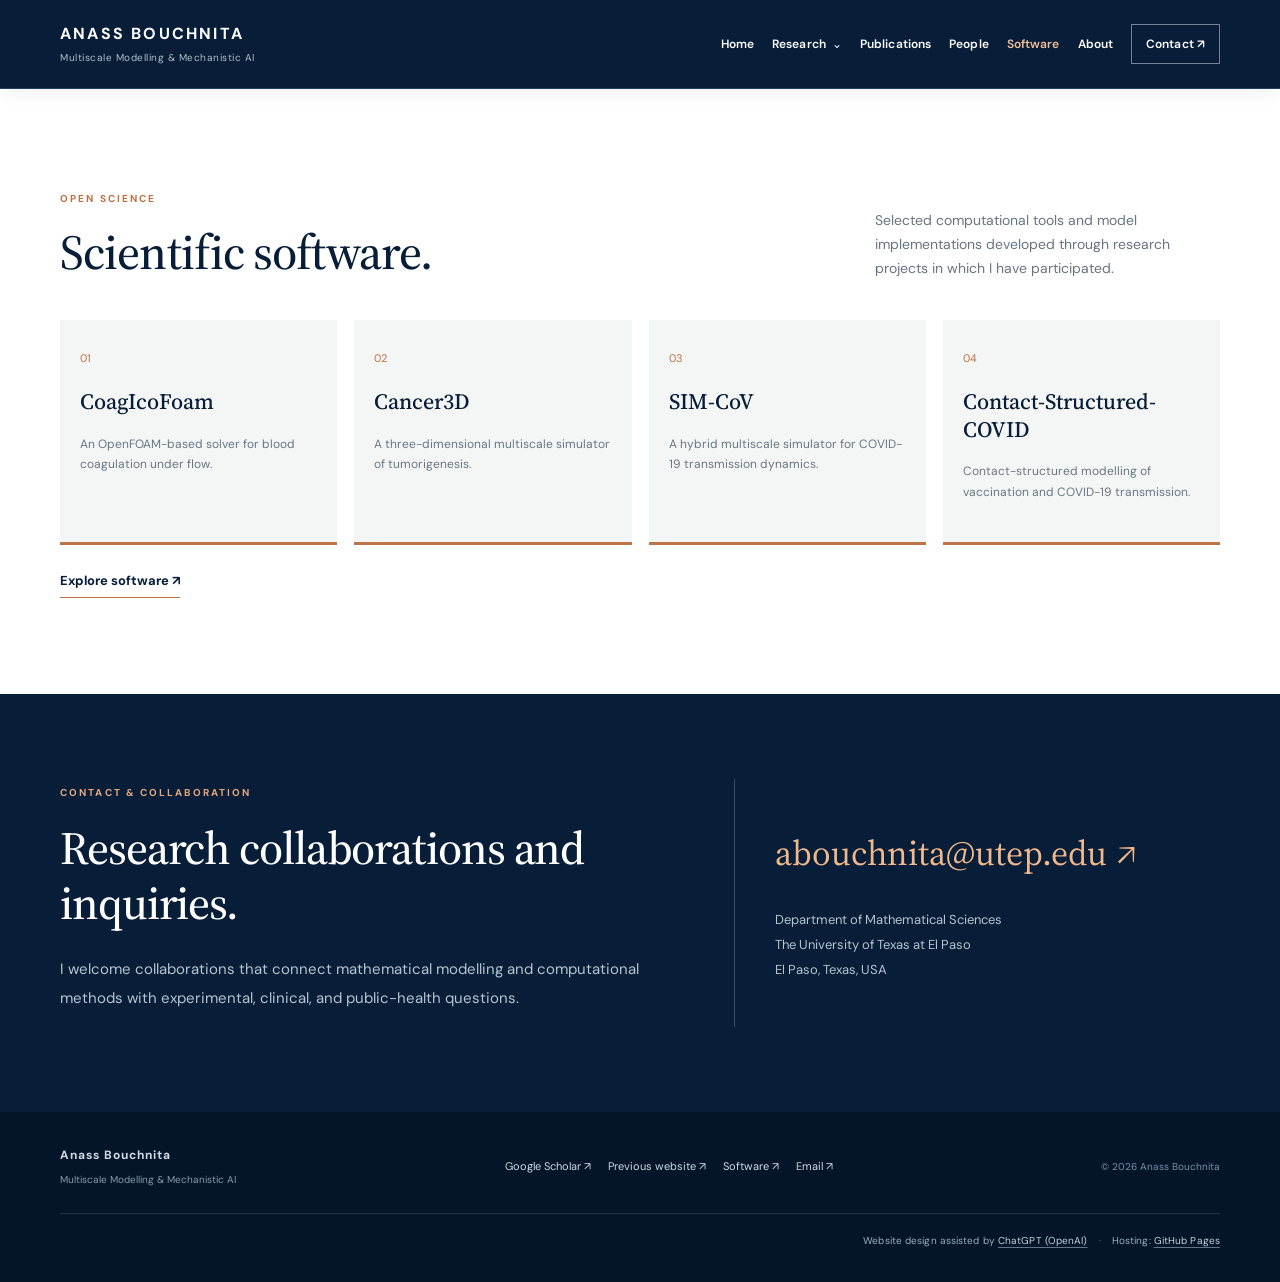
<file: software.html>
<!DOCTYPE html>

<html lang="en">
<head>
<meta charset="utf-8"/><meta content="width=device-width,initial-scale=1" name="viewport"/>
<meta content="#071d38" name="theme-color"/><meta content="Anass Bouchnita — Multiscale Modelling and Mechanistic AI for Biological and Biomedical Systems. Research, publications, software, and collaborations." name="description"/>
<title>Scientific software | Anass Bouchnita</title>
<link href="https://fonts.googleapis.com" rel="preconnect"/><link crossorigin="" href="https://fonts.gstatic.com" rel="preconnect"/>
<link href="https://fonts.googleapis.com/css2?family=DM+Sans:wght@400;500;600;700&amp;family=Source+Serif+4:opsz,wght@8..60,400;8..60,500;8..60,600&amp;display=swap" rel="stylesheet"/>
<link href="styles.css" rel="stylesheet"/>
</head>
<body><a class="skip" href="#main">Skip to content</a><header class="site-head" id="top"><div class="shell head-inner"><a class="brand" href="index.html"><span class="brand-name">ANASS BOUCHNITA</span><span class="brand-descriptor">Multiscale Modelling &amp; Mechanistic AI</span></a><button aria-controls="nav" aria-expanded="false" class="menu-toggle">Menu <span aria-hidden="true">☰</span></button><nav aria-label="Main navigation" class="nav" id="nav"><a href="index.html">Home</a><details class="research-menu"><summary>Research <span aria-hidden="true">⌄</span></summary><div class="research-dropdown"><a href="research.html">Research overview</a><a href="cancer-cell-dynamics.html">Cancer &amp; Cell Dynamics</a><a href="cardiovascular.html">Cardiovascular &amp; Physiological Systems</a><a href="infection-immunity.html">Immunity &amp; Infectious Diseases</a><a href="mechanistic-ai.html">Mechanistic AI &amp; Inference</a></div></details><a href="publications.html">Publications</a><a href="people.html">People</a><a aria-current="page" href="software.html">Software</a><a href="about.html">About</a><a class="nav-contact" href="#contact">Contact ↗</a></nav></div></header><main id="main"><section class="section software-section" id="software"><div class="shell"><div class="section-heading"><div><span class="section-kicker">OPEN SCIENCE</span><h2>Scientific software.</h2></div><p>Selected computational tools and model implementations developed through research projects in which I have participated.</p></div><div class="software-grid"><div><span>01</span><h3>CoagIcoFoam</h3><p>An OpenFOAM-based solver for blood coagulation under flow.</p></div><div><span>02</span><h3>Cancer3D</h3><p>A three-dimensional multiscale simulator of tumorigenesis.</p></div><div><span>03</span><h3>SIM-CoV</h3><p>A hybrid multiscale simulator for COVID-19 transmission dynamics.</p></div><div><span>04</span><h3>Contact-Structured-COVID</h3><p>Contact-structured modelling of vaccination and COVID-19 transmission.</p></div></div><a class="text-link software-link" href="https://sites.google.com/view/abouchnita/software" rel="noopener" target="_blank">Explore software ↗</a></div></section><section class="contact-section" id="contact"><div class="shell contact-grid"><div><span class="section-kicker warm">CONTACT &amp; COLLABORATION</span><h2>Research collaborations and inquiries.</h2><p>I welcome collaborations that connect mathematical modelling and computational methods with experimental, clinical, and public-health questions.</p></div><div class="contact-info"><a class="contact-email" href="mailto:abouchnita@utep.edu">abouchnita@utep.edu ↗</a><p>Department of Mathematical Sciences<br/>The University of Texas at El Paso<br/>El Paso, Texas, USA</p></div></div></section></main><footer class="footer"><div class="shell footer-inner"><div><strong>Anass Bouchnita</strong><p>Multiscale Modelling &amp; Mechanistic AI</p></div><div><a href="https://scholar.google.com/citations?view_op=search_authors&amp;mauthors=Anass+Bouchnita&amp;hl=en" rel="noopener" target="_blank">Google Scholar ↗</a><a href="https://sites.google.com/view/abouchnita" rel="noopener" target="_blank">Previous website ↗</a><a href="https://sites.google.com/view/abouchnita/software" rel="noopener" target="_blank">Software ↗</a><a href="mailto:abouchnita@utep.edu">Email ↗</a></div><small>© <span id="year"></span> Anass Bouchnita</small></div><div class="shell footer-credit"><small>Website design assisted by <a href="https://chatgpt.com/" rel="noopener" target="_blank">ChatGPT (OpenAI)</a> <span aria-hidden="true">·</span> Hosting: <a href="https://pages.github.com/" rel="noopener" target="_blank">GitHub Pages</a></small></div></footer>
<script src="site.js"></script></body></html>
</file>
<file: styles.css>
:root{--navy:#071d38;--deep:#0b2946;--copper:#bc7042;--ivory:#f7f6f2;--ink:#253242;--muted:#607080;--line:#dbe0e1;--sans:'DM Sans',Arial,sans-serif;--serif:'Source Serif 4',Georgia,serif}*{box-sizing:border-box}html{scroll-behavior:smooth;scroll-padding-top:90px}body{margin:0;background:#fff;color:var(--ink);font-family:var(--sans);font-size:15px;line-height:1.7}a{color:inherit;text-decoration:none}button,input,select{font:inherit}button,a,input,select{outline-offset:3px}.shell{width:min(1160px,calc(100% - 64px));margin:auto}.site-head{position:sticky;top:0;z-index:100;background:var(--navy);color:white;border-bottom:1px solid #24405a}.head-inner{height:88px;display:flex;align-items:center;justify-content:space-between;gap:30px}.brand{display:flex;flex-direction:column;line-height:1.2;white-space:nowrap}.brand-name{font-weight:700;letter-spacing:2.2px;font-size:16px}.brand-descriptor{color:#afc0cb;font-size:10px;letter-spacing:.5px;margin-top:8px}.nav{display:flex;align-items:center;gap:27px;font-size:12px;font-weight:600;letter-spacing:.1px}.nav a{transition:color .2s}.nav a:hover{color:#eba67a}.nav-contact{border:1px solid #738397;padding:9px 14px}.nav-contact span{color:#dd966b;margin-left:7px}.menu-toggle{display:none;background:none;color:white;border:0}.skip{position:absolute;top:-100px;left:10px;z-index:500;background:white;padding:10px}.skip:focus{top:10px}.hero{background:var(--ivory);padding:82px 0 84px;border-bottom:1px solid #e3e4e0}.hero-grid{display:grid;grid-template-columns:1.04fr .96fr;gap:70px;align-items:center}.eyebrow,.section-kicker{font-weight:700;font-size:10px;letter-spacing:2.1px;color:var(--copper)}.eyebrow{display:flex;align-items:center;gap:12px}.accent-line{display:block;width:30px;height:2px;background:var(--copper)}h1,h2,h3,p{margin-top:0}h1,h2{font-family:var(--serif);font-weight:500;color:var(--navy);letter-spacing:-1.1px}h1{font-size:clamp(40px,4.4vw,67px);line-height:1.11;margin:24px 0 25px}h1 em,h2 em{font-weight:400;color:var(--copper);font-style:italic}h1 span{font-size:.69em;line-height:1.18;display:block;margin-top:14px;color:#334960}.lead{font-size:16px;line-height:1.85;max-width:520px;color:#536172}.hero-actions{display:flex;flex-wrap:wrap;gap:11px;margin-top:31px}.button{font-size:12px;font-weight:700;padding:13px 18px;display:inline-flex;gap:28px;align-items:center}.button-primary{background:var(--navy);color:white}.button-outline{border:1px solid var(--navy);color:var(--navy)}.button span,.text-link span{color:var(--copper)}.button-primary span{color:#e7a87a}.hero-affiliation{margin-top:49px;color:#657487;font-size:11px}.tiny-circle{display:inline-block;width:7px;height:7px;background:var(--copper);border-radius:100%;margin-right:8px}.dot{padding:0 5px}.hero-art{background:var(--deep);box-shadow:0 22px 50px rgba(8,30,54,.15);overflow:hidden}.art-header,.art-bottom{display:flex;justify-content:space-between;align-items:center;padding:18px 22px;color:#bacbd7;font-size:9px;letter-spacing:1.3px}.art-tag{color:#dfab82}.hero-art svg{display:block;width:100%;height:auto}.art-bottom{border-top:1px solid #29445a;letter-spacing:1px}.section{padding:96px 0}.statement{background:#fff}.statement-grid{display:grid;grid-template-columns:1fr 1fr;gap:100px;align-items:center}.statement h2{font-size:clamp(36px,3.7vw,55px);line-height:1.2;margin:18px 0 0}.statement p{color:#5e6974;font-size:16px;line-height:1.9}.text-link{color:var(--navy);display:inline-block;border-bottom:1px solid var(--copper);padding-bottom:5px;font-size:13px;font-weight:700}.section-heading{display:flex;justify-content:space-between;gap:50px;align-items:end;margin-bottom:39px}.section-heading h2,.about-section h2{font-size:clamp(35px,3.8vw,52px);line-height:1.2;margin:12px 0 0}.section-heading>p{max-width:345px;color:#687481;font-size:14px;margin:0}.research-section{background:#f1f3f3}.research-grid{display:grid;grid-template-columns:repeat(3,1fr);gap:19px}.research-card{background:#fff;border:1px solid #e4e8e9;transition:transform .25s,box-shadow .25s}.research-card:hover{transform:translateY(-4px);box-shadow:0 14px 30px rgba(10,30,50,.08)}.card-visual{height:225px;background:#102f4a;position:relative;overflow:hidden}.card-visual svg{width:100%;height:100%;display:block}.visual-cancer{background:#13344f}.visual-cardiac{background:#1c4058}.visual-infection{background:#102e4a}.card-visual>span{position:absolute;bottom:12px;left:21px;font-size:9px;font-weight:700;letter-spacing:1.3px;color:#dfc5b0}.card-content{padding:26px 24px 29px}.card-content h3{font-family:var(--serif);font-size:25px;line-height:1.25;font-weight:500;color:var(--navy);min-height:64px}.card-content p{color:#66717d;font-size:13px;line-height:1.8;min-height:77px}.card-keywords{font-size:10px;color:var(--copper);font-weight:700;letter-spacing:.2px}.method-strip{margin-top:43px;border-top:1px solid #d6dedf;padding-top:27px;display:grid;grid-template-columns:220px 1fr;gap:20px}.method-strip>span{font-size:10px;letter-spacing:1.3px;color:#8a6350;font-weight:700}.method-strip>div{display:flex;flex-wrap:wrap;gap:11px}.method-strip b{font-size:11px;font-weight:600;color:#304b5d;border:1px solid #cbd5d8;border-radius:2px;padding:7px 11px}.feature-section{background:var(--navy);color:#e4e9ec;padding:95px 0}.feature-grid{display:grid;grid-template-columns:1fr 1fr;gap:95px}.feature-section h2,.contact-section h2{color:#fff;font-size:clamp(35px,3.6vw,51px);line-height:1.19;margin:17px 0 24px}.feature-section p,.contact-section p{color:#b6c5d0;line-height:1.9}.warm{color:#e7a77c}.feature-link{display:inline-block;margin-top:20px;color:#edb185;font-size:13px;border-bottom:1px solid #a56a4f;padding-bottom:5px}.feature-list>div{display:grid;grid-template-columns:40px 1fr;border-bottom:1px solid #2b4560;padding:16px 0;gap:10px}.feature-list>div:first-child{border-top:1px solid #2b4560}.feature-list span{font-size:11px;color:#c8895f;padding-top:5px}.feature-list p{margin:0;font-family:var(--serif);font-size:20px;color:#e5eaf0;line-height:1.45}.publications-section{background:#fff}.pub-toolbar{display:flex;gap:15px;margin-bottom:24px}.pub-search{border:1px solid var(--line);padding:10px 14px;display:flex;align-items:center;flex:1;gap:12px}.pub-search span{font-size:25px;color:#5c7484}.pub-search input{border:0;outline:0;width:100%;font-size:13px}.pub-toolbar select{border:1px solid var(--line);background:white;color:#485969;padding:10px;font-size:12px;max-width:235px}.pub-item{display:grid;grid-template-columns:80px 1fr;gap:20px;border-top:1px solid #e4e8eb;padding:20px 0}.pub-item:last-child{border-bottom:1px solid #e4e8eb}.pub-year{font-size:12px;color:var(--copper);font-weight:700;padding-top:5px}.pub-item h3{font-family:var(--serif);font-size:20px;line-height:1.4;font-weight:500;color:var(--navy);margin:0 0 5px}.pub-item p{font-size:12px;color:#6f7b86;margin:0 0 5px}.pub-meta{display:flex;flex-wrap:wrap;gap:15px;align-items:center}.pub-meta em{font-size:12px;color:#5c6a79}.pub-meta span{font-size:10px;background:#f2f4f4;padding:2px 8px;color:#647583}.pub-footer{display:flex;justify-content:space-between;gap:20px;margin-top:25px;align-items:center;font-size:11px;color:#7a8791}.no-results{padding:35px;color:#687481}.people-section{background:var(--ivory)}.people-layout{display:grid;grid-template-columns:1fr 1.4fr;gap:85px}.person-pi{display:flex;gap:22px;align-items:start}.pi-monogram{height:134px;width:112px;display:flex;flex-direction:column;align-items:center;justify-content:center;background:var(--navy);color:#edbb94;font-family:var(--serif);font-size:43px;flex-shrink:0}.pi-monogram span{color:#a7b6c5;font-family:var(--sans);letter-spacing:.4px;font-size:8px}.person-pi h3{font-family:var(--serif);font-weight:500;font-size:26px;color:var(--navy);margin:0 0 6px}.person-pi p{font-size:12px;color:#65717d}.team-column h3{font-family:var(--serif);font-size:25px;font-weight:500;color:var(--navy)}.team-grid{display:grid;grid-template-columns:1fr 1fr;gap:12px}.team-grid span{background:#fff;border-left:2px solid var(--copper);padding:12px 14px;font-size:12px;font-weight:600}.team-note{font-size:11px;color:#7b8084;margin-top:16px}.alumni-title{margin-top:30px}.software-section{background:#fff}.software-grid{display:grid;grid-template-columns:repeat(4,1fr);gap:17px}.software-grid>div{background:#f4f6f6;padding:25px 20px;min-height:225px;border-bottom:3px solid #bd7448}.software-grid span{font-size:11px;color:var(--copper)}.software-grid h3{font-family:var(--serif);font-size:22px;line-height:1.25;font-weight:500;color:var(--navy);margin:18px 0}.software-grid p{font-size:12px;color:#687682}.software-link{margin-top:25px}.about-section{background:#f5f6f5}.about-grid{display:grid;grid-template-columns:1fr 1fr;gap:85px}.about-grid p{font-size:15px;color:#596b76;line-height:1.9}.contact-section{padding:85px 0;background:var(--navy)}.contact-grid{display:grid;grid-template-columns:1.2fr 1fr;gap:90px}.contact-info{border-left:1px solid #35516a;padding-left:40px;display:flex;flex-direction:column;justify-content:center}.contact-email{font-family:var(--serif);font-size:clamp(23px,3vw,35px);color:#f0b98d;overflow-wrap:anywhere}.contact-info p{margin:25px 0 0;font-size:13px}.footer{background:#04152a;color:#cfdae5;padding:30px 0}.footer-inner{display:flex;align-items:center;justify-content:space-between;gap:30px}.footer strong{font-size:12px;letter-spacing:1px}.footer p{font-size:10px;color:#869bad;margin:3px 0}.footer-inner>div:nth-child(2){display:flex;gap:17px;font-size:11px}.footer small{font-size:10px;color:#7891a6}@media(max-width:960px){.nav{gap:13px;font-size:11px}.hero-grid{gap:30px}.hero{padding:60px 0}h1{font-size:46px}.research-grid{gap:11px}.card-content{padding:18px}.card-content h3{font-size:21px}.feature-grid,.about-grid{gap:45px}.software-grid{grid-template-columns:1fr 1fr}}@media(max-width:710px){.shell{width:min(100% - 36px,1160px)}.head-inner{height:70px}.brand-name{font-size:14px}.brand-descriptor{font-size:9px}.menu-toggle{display:block;cursor:pointer}.nav{display:none;position:absolute;top:70px;left:0;right:0;background:var(--navy);padding:20px 18px 28px;flex-direction:column;align-items:stretch;gap:0}.nav.is-open{display:flex}.nav a{padding:12px 4px;border-bottom:1px solid #25425b}.hero-grid,.statement-grid,.feature-grid,.people-layout,.about-grid,.contact-grid{grid-template-columns:1fr;gap:35px}.hero-copy{order:0}.hero-art{order:1}.hero{padding:45px 0 55px}h1{font-size:clamp(37px,9vw,55px)}.hero-affiliation{margin-top:30px}.section{padding:65px 0}.section-heading{display:block}.section-heading>p{margin-top:12px}.research-grid{grid-template-columns:1fr}.card-visual{height:200px}.card-content h3,.card-content p{min-height:0}.method-strip{grid-template-columns:1fr;gap:14px}.feature-section{padding:70px 0}.pub-toolbar{flex-direction:column}.pub-toolbar select{max-width:none}.pub-item{grid-template-columns:51px 1fr;gap:13px}.pub-item h3{font-size:18px}.pub-footer{align-items:start;flex-direction:column}.team-grid{grid-template-columns:1fr 1fr}.software-grid{grid-template-columns:1fr}.software-grid>div{min-height:155px}.contact-info{border-left:0;border-top:1px solid #35516a;padding:25px 0 0}.footer-inner{flex-direction:column;align-items:start;gap:12px}}@media(prefers-reduced-motion:reduce){html{scroll-behavior:auto}.research-card{transition:none}}

/* Scientific schematic edition: pale plotting canvases, no decorative AI artwork */
.hero-art{background:#f6f7f5;border:1px solid #d8e0e3;box-shadow:0 15px 35px rgba(8,30,54,.08)}
.art-header,.art-bottom{background:#f6f7f5;color:#415b6b;border-color:#d5dfe3}.art-tag{color:#a75a32}
.card-visual,.visual-cancer,.visual-cardiac,.visual-infection{background:#f6f7f5;height:220px;border-bottom:1px solid #e1e7e8}

/* Scientific revision: retain the original navy / copper / ivory identity. */
.hero-art img{display:block;width:100%;height:auto}.art-header{gap:12px;font-size:8px}.card-visual{height:auto;aspect-ratio:360/235}.card-visual img{display:block;width:100%;height:auto}.card-content h3{min-height:64px}.schematic-note{font-size:11px;color:#607080;margin:18px 0 0}.published-figures{background:#fff}.paper-figure-grid{display:grid;grid-template-columns:1fr 1fr;gap:32px}.paper-figure-grid figure{margin:0;border:1px solid var(--line);background:#fff}.paper-figure-grid figure>a{display:flex;align-items:center;justify-content:center;height:320px;padding:24px;background:#fff;border-bottom:1px solid var(--line)}.paper-figure-grid img{max-width:100%;max-height:100%;object-fit:contain}.paper-figure-grid figcaption{padding:26px}.paper-figure-grid h3{font-family:var(--serif);font-size:26px;font-weight:500;line-height:1.25;color:var(--navy);margin:12px 0}.paper-figure-grid p{font-size:13px;color:#607080}.paper-figure-grid .figure-credit{font-size:11px;margin-bottom:0}.figure-credit a{text-decoration:underline;text-underline-offset:3px}.pub-search:focus-within{outline:2px solid var(--copper);outline-offset:2px}@media(max-width:710px){.paper-figure-grid{grid-template-columns:1fr}.paper-figure-grid figure>a{height:auto;min-height:210px}.paper-figure-grid img{max-height:340px}.card-content h3{min-height:0}}@media print{.site-head,.hero-actions,.pub-toolbar,.contact-section,.footer{display:none}.section,.hero,.feature-section{padding:24px 0}.research-card,figure{break-inside:avoid}}

.research-grid{display:flex;flex-direction:column;gap:24px}.research-card{display:grid;grid-template-columns:1.05fr 1fr;align-items:center;overflow:hidden;border:1px solid #d7dfe0}.research-card:nth-child(2) .card-visual{order:2}.research-card:hover{transform:none}.card-visual{width:100%;height:auto;aspect-ratio:360/235;border:0}.card-content{padding:38px 42px}.card-content h3{min-height:0;font-size:34px;margin:12px 0 18px;line-height:1.14}.card-content p{min-height:0;font-size:15px;line-height:1.85}.research-number{color:var(--copper);font-size:10px;font-weight:700;letter-spacing:1.5px}.card-keywords{display:block;padding-top:17px;border-top:1px solid var(--line);font-size:11px}.hero-grid{grid-template-columns:1fr 1.04fr;gap:48px}.hero-art{box-shadow:none}.hero{padding:65px 0}@media(max-width:710px){.hero-grid{grid-template-columns:1fr}.research-card{grid-template-columns:1fr}.research-card:nth-child(2) .card-visual{order:0}.card-content{padding:25px}.card-content h3{font-size:29px}}

/* Multipage scientific site */
.nav{gap:18px}.nav [aria-current="page"]{color:#edb185}.research-menu{position:relative}.research-menu summary{cursor:pointer;list-style:none;display:flex;gap:6px;align-items:center}.research-menu summary::-webkit-details-marker{display:none}.research-dropdown{position:absolute;top:32px;left:-22px;width:310px;background:var(--navy);border:1px solid #35516a;box-shadow:0 14px 30px #071d3826;padding:12px}.research-dropdown a{display:block;padding:10px 12px;font-size:12px}.research-dropdown a:hover{background:#163650}.role-line{font-size:12px;margin:30px 0 0;color:var(--navy);font-weight:600}.role-line span{padding:0 8px;color:var(--copper)}.role-line a{border-bottom:1px solid var(--copper)}.hero-affiliation{margin-top:12px}.hero h1{font-size:clamp(40px,4vw,60px)}.news-section{background:#fff}.news-layout{display:grid;grid-template-columns:1fr 1fr;gap:52px}.news-feature{background:var(--ivory);padding:38px;border-top:3px solid var(--copper)}.news-date{display:block;font-size:10px;color:var(--copper);font-weight:700;letter-spacing:1.4px;margin-bottom:17px}.news-feature h3{font:500 34px/1.22 var(--serif);color:var(--navy)}.news-feature p,.news-list p{color:var(--muted);font-size:14px}.news-source{display:block;font-size:11px;color:var(--muted);margin-top:18px}.news-list article{padding:0 0 26px;border-bottom:1px solid var(--line);margin-bottom:26px}.news-list article:last-child{margin:0}.news-list h3{font:500 25px/1.25 var(--serif);color:var(--navy);margin-bottom:12px}.home-research{background:#f1f3f3}.topic-grid{display:grid;grid-template-columns:1fr 1fr;gap:22px}.topic-link{display:block;border:1px solid var(--line);background:white;padding:32px;transition:border-color .2s}.topic-link:hover{border-color:var(--copper)}.topic-link h3{font:500 29px/1.2 var(--serif);color:var(--navy);margin:13px 0}.topic-link p{font-size:14px;color:var(--muted);max-width:440px}.topic-link .text-link{font-size:12px}.page-heading{padding:40px 0 60px;background:var(--ivory);border-bottom:1px solid var(--line)}.breadcrumb{font-size:11px;color:var(--muted)}.page-heading .section-kicker{margin-top:35px}.page-heading h1{font-size:clamp(38px,5vw,66px);max-width:950px}.page-heading .lead{max-width:740px}.topic-intro-grid{display:grid;grid-template-columns:1.1fr 1fr;gap:65px;align-items:center}.topic-intro h2{font-size:40px;line-height:1.2;margin:16px 0 24px}.topic-intro p{color:var(--muted)}.topic-intro h3{font:500 24px var(--serif);color:var(--navy);margin-top:30px}.question-list{padding-left:20px;color:var(--muted);font-size:14px}.question-list li{padding:7px 0}.question-list li::marker{color:var(--copper)}.topic-schematic{margin:0;border:1px solid var(--line);background:#f6f7f5}.topic-schematic img{width:100%;display:block}.topic-schematic figcaption{font-size:10px;color:var(--muted);padding:12px 20px;border-top:1px solid var(--line)}.methods-band{padding:52px 0;background:var(--navy)}.methods-band .section-kicker{color:#edb185}.methods-grid{display:grid;grid-template-columns:repeat(3,1fr);gap:40px;margin-top:24px}.methods-grid h3{font:500 25px/1.25 var(--serif);color:#fff}.methods-grid p{color:#b6c5d0;font-size:13px}.single-published{display:grid;grid-template-columns:.8fr 1.2fr;gap:60px;align-items:start}.single-published h2{font-size:42px;line-height:1.2;margin-top:15px}.single-published .paper-figure-grid{display:block}.topic-publications h2{font-size:42px;margin-top:14px}.reading-list{margin-bottom:28px}.reading-list>a{display:grid;grid-template-columns:65px 1fr;gap:20px;padding:25px 0;border-top:1px solid var(--line)}.reading-list>a>span{color:var(--copper);font-size:12px}.reading-list h3{font:500 24px/1.3 var(--serif);color:var(--navy);margin-bottom:8px}.reading-list p{font-size:12px;color:var(--muted);margin:0}.epiengage-panel{background:var(--ivory)}.epiengage-panel h2{font-size:46px}.epiengage-panel p{color:var(--muted)}.source-note{font-size:11px;margin-top:18px}.related{background:#f1f3f3}.related .topic-grid{margin-top:24px}.related .topic-link h3{font-size:23px}.related .topic-link{padding:24px}.related .topic-grid{grid-template-columns:repeat(4,1fr)}
@media(max-width:1000px){.nav{gap:12px}.head-inner{gap:15px}.brand-name{font-size:14px}.nav{font-size:11px}.related .topic-grid{grid-template-columns:1fr 1fr}.topic-intro-grid{gap:30px}.news-layout{gap:25px}.news-feature{padding:26px}}@media(max-width:800px){.menu-toggle{display:block;cursor:pointer}.head-inner{height:70px}.nav{display:none;position:absolute;top:70px;left:0;right:0;background:var(--navy);padding:20px;flex-direction:column;align-items:stretch;gap:0}.nav.is-open{display:flex}.nav>a,.research-menu summary{padding:12px 4px;border-bottom:1px solid #25425b}.research-dropdown{position:static;width:100%;box-shadow:none;border:0;padding:5px 12px}.research-dropdown a{padding:10px}.news-layout,.topic-intro-grid,.single-published{grid-template-columns:1fr}.methods-grid{grid-template-columns:1fr;gap:20px}.topic-schematic{max-width:550px;width:100%;margin:auto}}@media(max-width:550px){.topic-grid,.related .topic-grid{grid-template-columns:1fr}.page-heading{padding:25px 0 40px}.news-feature h3{font-size:30px}.topic-link{padding:26px}.topic-intro h2{font-size:34px}.reading-list>a{grid-template-columns:45px 1fr;gap:12px}}

.hero-portrait{margin:0 0 0 auto;width:100%;max-width:355px;background:#fff;border:1px solid #d6dedf;box-shadow:14px 14px 0 #e8e6df}.hero-portrait>img{display:block;width:100%;height:auto;max-height:380px;object-fit:cover;object-position:center 38%}.hero-portrait figcaption{padding:24px 27px}.hero-portrait h2{font-size:29px;letter-spacing:-.5px;line-height:1.15;margin:10px 0}.hero-portrait p{font-size:12px;color:var(--muted);margin-bottom:12px}.hero-grid{grid-template-columns:1.35fr .85fr;gap:72px}.pi-photo{width:142px;height:190px;object-fit:cover;object-position:center;flex-shrink:0;border:1px solid var(--line)}.about-photo{display:block;width:min(100%,300px);height:auto;margin-top:35px;border:1px solid var(--line)}@media(max-width:800px){.hero-grid{grid-template-columns:1.1fr .9fr;gap:30px}.hero-portrait h2{font-size:25px}.hero-portrait figcaption{padding:20px}.hero-portrait>img{max-height:330px}}@media(max-width:710px){.hero-grid{grid-template-columns:1fr}.hero-portrait{margin:0 auto;max-width:355px}.hero-portrait>img{max-height:380px}.pi-photo{width:115px;height:155px}}

/* October 2026: academic evidence and biography enhancements */
.about-section{background:#fff}.about-section .about-grid{align-items:start}.about-section .about-grid>div:last-child>p{font-size:14px;line-height:1.86;margin-bottom:17px;color:#536575}.about-section .bio-lead{font-size:16px!important;color:#273b4d!important}.about-grid h3{font:500 25px/1.2 var(--serif);color:var(--navy);margin:29px 0 12px}.about-grid p a{border-bottom:1px solid var(--copper)}.profile-metrics{display:grid;grid-template-columns:repeat(3,1fr);gap:8px;margin:32px 0 36px;border-top:1px solid var(--line);border-bottom:1px solid var(--line);padding:22px 0}.profile-metrics>div{border-right:1px solid var(--line);padding-right:10px}.profile-metrics>div:last-child{border:0}.profile-metrics strong{display:block;color:var(--navy);font:500 33px/1.2 var(--serif)}.profile-metrics span{font-size:10px;text-transform:uppercase;letter-spacing:.6px;color:#657785}.about-actions{display:flex;flex-wrap:wrap;align-items:center;gap:26px;margin-top:26px}.role-line strong{font-weight:700}.news-list article{margin-bottom:22px;padding-bottom:22px}.news-list article h3{font-size:22px}.news-list article p{font-size:13px}.news-feature h3{font-size:32px}.finding-grid{display:grid;grid-template-columns:repeat(3,minmax(0,1fr));gap:19px}.finding-card{border:1px solid #dce2e3;padding:27px 25px 24px;background:#fff;display:flex;flex-direction:column;min-height:284px}.finding-date{font-size:10px;letter-spacing:1px;text-transform:uppercase;font-weight:700;color:var(--copper)}.finding-card h3{font:500 25px/1.24 var(--serif);margin:14px 0;color:var(--navy)}.finding-card p{font-size:13px;color:#5f6d78;line-height:1.75;margin:0 0 18px}.finding-source{margin-top:auto;border-top:1px solid var(--line);padding-top:11px;color:#345872;font-size:11px;line-height:1.5;font-weight:600}.findings-section{background:#f8f9f7}.findings-section .section-heading h2,.figure-commentary h2,.overview-evidence h2{font-size:clamp(32px,3.5vw,45px)}.figure-commentary{background:#fff}.research-visual{max-width:1080px;margin:0;border:1px solid #dce2e3;background:#fafbfa}.research-visual img{display:block;max-width:100%;height:auto;width:100%}.research-visual figcaption{border-top:1px solid var(--line);padding:17px 24px;color:#667481;font-size:12px;line-height:1.75}.research-visual figcaption a{border-bottom:1px solid var(--copper);color:var(--navy)}.overview-evidence{background:#fff}.overview-highlights{display:grid;grid-template-columns:repeat(4,1fr);gap:15px}.overview-highlights>a{display:flex;flex-direction:column;align-items:start;gap:15px;padding:24px 22px;border:1px solid var(--line);background:#f8faf9}.overview-highlights strong{font:500 23px var(--serif);color:var(--navy)}.overview-highlights span{font-size:13px;color:var(--muted)}.overview-highlights small{font-size:11px;margin-top:auto;color:#8a654d}.pub-item .pub-title-link{color:var(--navy);text-decoration:none}.pub-item .pub-title-link:hover{text-decoration:underline;text-decoration-color:var(--copper);text-underline-offset:3px}.pub-meta a{font-size:11px;color:#365c74;text-decoration:underline;text-decoration-color:#bac5c9;text-underline-offset:3px}.pub-footer{font-size:12px}
@media(max-width:1000px){.finding-grid{grid-template-columns:1fr 1fr}.overview-highlights{grid-template-columns:1fr 1fr}.profile-metrics{gap:4px}}
@media(max-width:710px){.finding-grid,.overview-highlights{grid-template-columns:1fr}.finding-card{min-height:0}.profile-metrics strong{font-size:27px}.profile-metrics span{font-size:9px}.news-layout{grid-template-columns:1fr}.role-line span{padding:0 4px}}

.about-section .about-heading{font-size:clamp(35px,3.8vw,52px);line-height:1.2;margin:12px 0 0}.publications-section .pub-heading{font-size:clamp(35px,3.8vw,52px);line-height:1.2;margin:12px 0 0}

.research-overview-hero{margin:0 0 34px;box-shadow:0 16px 40px rgba(7,29,56,.06)}
.overview-graphic-section{padding-top:24px;padding-bottom:8px;background:#fff}
.home-research .research-overview-hero figcaption,.overview-graphic-section .research-overview-hero figcaption{background:#fff}
@media(max-width:800px){.research-overview-hero{margin-bottom:26px}}

/* Research evidence redesign — v7 */
.published-snapshot {background:#fff;overflow:hidden}
.published-snapshot > a {display:block;background:#fff;padding:16px}
.published-snapshot img {max-height:410px;width:100%;height:auto;object-fit:contain;object-position:center}
.published-snapshot figcaption {font-size:11px;line-height:1.65;color:#697987;background:#f9faf8;border-top:1px solid var(--line);padding:16px 19px}
.published-snapshot figcaption a,.publication-snapshot figcaption a {color:#345872;text-decoration:underline;text-underline-offset:3px}
.publication-snapshot {max-width:1000px}
.publication-snapshot>a {display:block;background:#fff;padding:14px 20px}
.publication-snapshot img {max-height:590px;object-fit:contain}
.publication-snapshot figcaption {font-size:13px;line-height:1.7}
.figure-credit {display:block;margin-top:11px;color:#758491;font-size:11px}
.research-programme {padding-top:65px;background:#fff}
.programme-intro {display:grid;grid-template-columns:.86fr 1.14fr;gap:7%;align-items:start}
.programme-intro h2 {font-size:clamp(35px,4vw,57px);line-height:1.16;margin:14px 0 0;max-width:500px}
.programme-intro p {font-size:15px;line-height:1.86;color:#526676;margin:0 0 18px}
.programme-intro p strong {color:#142b44;font-weight:700}
.method-pillars {display:grid;grid-template-columns:repeat(4,minmax(0,1fr));gap:14px;margin-top:52px}
.method-pillars article {padding:26px 23px 28px;background:#f5f7f6;border-top:2px solid #b6c3c8}
.method-no,.domain-index {font-size:10px;letter-spacing:1.1px;color:#986d55;font-weight:700}
.method-pillars h3 {font:500 26px/1.21 var(--serif);color:var(--navy);margin:14px 0}
.method-pillars p {font-size:13px;line-height:1.75;color:#586977;margin:0}
.domain-applications {background:#f8f9f7}
.domain-study-grid {display:grid;grid-template-columns:repeat(2,minmax(0,1fr));gap:19px}
.domain-study-grid article {background:#fff;border:1px solid var(--line);padding:34px 32px;display:flex;flex-direction:column;align-items:start}
.domain-study-grid h3 {font:500 29px/1.21 var(--serif);color:var(--navy);margin:18px 0}
.domain-study-grid p {font-size:13px;line-height:1.83;color:#586977;margin:0 0 15px}
.domain-study-grid .study-citation {border-top:1px solid var(--line);padding-top:13px;width:100%;font-size:11px;color:#607380;margin-top:auto}
.domain-study-grid .study-citation a {color:#28566f;text-decoration:underline;text-underline-offset:2px}
.domain-study-grid .text-link {margin-top:10px;font-size:12px}
.methods-evidence-strip {padding:70px 0;background:#0c2943;color:#fff}
.methods-evidence-strip .shell {display:grid;grid-template-columns:1.25fr .75fr;gap:8%}
.methods-evidence-strip h2 {font-size:clamp(34px,3.4vw,48px);color:#fff;margin:12px 0 20px}
.methods-evidence-strip p {font-size:14px;line-height:1.88;color:#c5d4de;max-width:670px}
.methods-evidence-strip .section-kicker {color:#dcad86}
.methods-evidence-strip .feature-link {color:#ecc7ad}
.method-evidence {display:flex;flex-direction:column;gap:14px}
.method-evidence div {display:flex;flex-direction:column;gap:8px;border:1px solid #47657c;padding:25px 28px}
.method-evidence strong {font:500 32px/1.3 var(--serif);color:#fff}
.method-evidence span {font-size:12px;line-height:1.65;color:#c5d4de}
.method-evidence small a {font-size:11px;color:#efd0b5}
@media(max-width:950px){.method-pillars {grid-template-columns:repeat(2,1fr)}.programme-intro {gap:4%}.methods-evidence-strip .shell {gap:5%}}
@media(max-width:700px){.programme-intro,.domain-study-grid,.methods-evidence-strip .shell {grid-template-columns:1fr}.method-pillars {grid-template-columns:1fr 1fr}.domain-study-grid article {padding:27px 24px}.research-programme {padding-top:45px}.methods-evidence-strip {padding:50px 0}.method-evidence {margin-top:22px}}
@media(max-width:480px){.method-pillars {grid-template-columns:1fr}.programme-intro h2 {font-size:36px}.domain-study-grid h3 {font-size:25px}.published-snapshot>a {padding:8px}}

.research-methods-story{background:#f8f9f7}.research-methods-story .section-heading{margin-bottom:25px}.research-story-intro{max-width:980px;display:grid;grid-template-columns:1fr 1fr;gap:32px;margin:24px 0 42px}.research-story-intro p,.research-story-conclusion p{color:var(--muted);font-size:15px;line-height:1.85}.research-method-grid{display:grid;grid-template-columns:repeat(2,minmax(0,1fr));gap:18px}.research-method-grid article{padding:30px;background:#fff;border:1px solid var(--line)}.research-method-grid h3,.research-story-conclusion h3{color:var(--navy);font:500 27px/1.25 var(--serif);margin:13px 0}.research-method-grid p{font-size:13px;color:var(--muted);line-height:1.85}.research-story-conclusion{max-width:1000px;border-top:1px solid var(--line);margin-top:43px;padding-top:25px}.research-story-references{font-size:12px!important}.research-story-references a{color:var(--navy);text-decoration:underline;text-decoration-color:var(--copper)}
@media(max-width:760px){.research-story-intro,.research-method-grid{grid-template-columns:1fr}.research-story-intro{gap:0}}

/* Version 8: original publication figures and interpretive scientific narratives */
.landmark-section{background:#f8f9f7}
.landmark-heading{align-items:end;margin-bottom:34px}
.landmark-heading h2{max-width:810px;font-size:clamp(33px,3.45vw,48px);line-height:1.15}
.landmark-heading>p{max-width:340px;line-height:1.7}
.landmark-list{display:grid;gap:26px}
.landmark-card{display:grid;grid-template-columns:minmax(0,0.92fr) minmax(0,1.08fr);gap:0;border:1px solid #dbe2e4;background:#fff;align-items:stretch}
.landmark-visual{background:#f4f6f6;margin:0;display:flex;flex-direction:column;border-right:1px solid #e1e6e8;min-width:0}
.landmark-visual>a{display:flex;align-items:center;justify-content:center;flex:1;min-height:285px;padding:23px;overflow:hidden}
.landmark-visual img{display:block;width:100%;height:auto;max-height:365px;object-fit:contain;transition:transform .25s ease}
.landmark-visual>a:hover img{transform:scale(1.025)}
.landmark-visual figcaption{font-size:10px;line-height:1.5;color:#667784;padding:12px 20px;border-top:1px solid #e1e6e8;background:#fafbfa}
.landmark-visual figcaption a{color:#284e67;text-decoration:underline;text-underline-offset:2px}
.landmark-text{padding:35px clamp(24px,4vw,50px) 32px;display:flex;flex-direction:column;align-items:start;min-width:0}
.landmark-index{font:500 13px var(--serif);color:var(--copper);display:flex;gap:12px;align-items:baseline}
.landmark-index>span{font:700 10px var(--sans);text-transform:uppercase;letter-spacing:.85px;color:#61717e}
.landmark-text h3{font:500 clamp(25px,2.4vw,36px)/1.18 var(--serif);color:var(--navy);margin:16px 0 13px}
.landmark-question{font:italic 17px/1.4 var(--serif);color:#345b71;margin:0 0 20px}
.landmark-finding{font-size:14px;line-height:1.85;color:#4a5f6a;margin:0 0 22px}
.landmark-takeaway{border-left:3px solid #bb8664;background:#f7f8f6;padding:13px 18px;margin-bottom:23px}
.landmark-takeaway strong{display:block;font-size:10px;text-transform:uppercase;letter-spacing:.8px;color:var(--copper);margin-bottom:6px}
.landmark-takeaway p{font-size:13px;line-height:1.7;color:#354b58;margin:0}
.landmark-citation{margin-top:auto;color:#254b64;font-size:12px;line-height:1.5;font-weight:700;border-bottom:1px solid #bdcbd3;padding-bottom:4px}
.landmark-bridge{margin-top:36px;padding:23px 28px;border-left:2px solid #bb8664;background:#fff}
.landmark-bridge p{font-size:14px;line-height:1.8;color:#536575;margin:12px 0 0}
.landmark-bridge a{color:#1e526b;border-bottom:1px solid #a5b6bf}
.figure-provenance{font-size:11px;line-height:1.6;color:#7a8992;margin:14px 0 0}.figure-provenance a{color:#1e526b;text-decoration:underline}
.research-bridges{display:grid;grid-template-columns:repeat(2,minmax(0,1fr));gap:18px}
.research-bridges>a{background:#f7f9f8;border:1px solid #dce3e5;padding:30px;display:flex;flex-direction:column;gap:12px;min-height:265px;transition:border-color .2s}
.research-bridges>a:hover{border-color:#b88763}
.research-bridges small{font-size:10px;letter-spacing:1px;font-weight:700;color:#a05c35}
.research-bridges strong{font:500 27px/1.22 var(--serif);color:var(--navy)}
.research-bridges span{font-size:13px;line-height:1.7;color:#536575}
.research-bridges em{font-size:11px;color:#365771;font-style:normal;margin-top:auto}
@media(max-width:840px){.landmark-card{grid-template-columns:1fr}.landmark-visual{border-right:0;border-bottom:1px solid #e1e6e8}.landmark-visual>a{min-height:0;padding:20px}.landmark-visual img{max-height:320px}.landmark-heading{display:block}.landmark-text{padding:28px}.research-bridges{grid-template-columns:1fr}}
@media(max-width:540px){.landmark-text h3{font-size:27px}.landmark-visual img{max-height:265px}.landmark-bridge{padding:20px}.research-bridges>a{padding:23px;min-height:0}}


/* Version 9 — study-based research storytelling. Each peer-reviewed work appears only once. */
.concise-topic-intro {background:#fff;padding:70px 0 66px}
.concise-topic-intro .topic-intro-grid{grid-template-columns:1.15fr .85fr;gap:9%;align-items:start}
.concise-topic-intro h2{font-size:clamp(33px,3.5vw,47px);max-width:650px;line-height:1.18;margin:13px 0 22px}
.concise-topic-intro p{max-width:680px;font-size:15px;line-height:1.85;color:#516573}
.topic-questions{padding:28px 34px;border-left:2px solid #c7a088;background:#f6f8f7}
.topic-questions .question-list{margin:11px 0 0;padding-left:20px}
.topic-questions li{font-size:13px;line-height:1.65}
.paper-section{background:#f7f8f7;padding-top:75px;padding-bottom:84px}
.paper-heading{margin-bottom:32px;align-items:end}
.paper-heading h2{max-width:750px;font-size:clamp(34px,3.8vw,49px);line-height:1.17}
.paper-heading>p{max-width:320px;line-height:1.78}
.paper-list{display:grid;gap:35px}
.paper-story{display:grid;grid-template-columns:minmax(0,.93fr) minmax(0,1.07fr);background:#fff;border:1px solid #dce3e4;min-width:0;align-items:stretch}
.paper-visuals{padding:25px 26px 15px;background:#f4f6f5;border-right:1px solid #dce3e4;display:flex;flex-direction:column;gap:15px;min-width:0}
.study-figure{margin:0;background:#fff;border:1px solid #e0e5e6}
.study-figure>a{display:flex;justify-content:center;align-items:center;padding:14px;min-height:165px;background:#fff}
.study-figure img{max-height:270px;width:100%;height:auto;object-fit:contain;transition:transform .2s ease}
.study-figure a:hover img{transform:scale(1.022)}
.study-figure figcaption{border-top:1px solid #e3e8e9;color:#546877;padding:10px 13px;font-size:11px;line-height:1.55}
.expand-symbol{float:right;color:#8a5d40}
.paper-figure-note{margin:0 3px 0;font-size:10px!important;color:#7c8b93;line-height:1.6}
.paper-narrative{padding:clamp(26px,3.3vw,49px);display:flex;flex-direction:column;align-items:start;min-width:0}
.paper-era{color:#97694d;font:700 11px var(--sans);letter-spacing:1px;text-transform:uppercase}
.paper-era span{color:#697a87;letter-spacing:.4px}
.paper-narrative h3{font:500 clamp(29px,2.9vw,39px)/1.16 var(--serif);margin:22px 0;color:var(--navy)}
.paper-narrative p{color:#4d6170;font-size:14px;line-height:1.86;margin:0 0 17px;max-width:650px}
.paper-narrative p strong{font-weight:700;color:#233d52}
.paper-source{color:#28506a;margin-top:auto;border-top:1px solid #dee4e6;padding-top:16px;width:100%;font-size:12px;line-height:1.5;font-weight:700}
.paper-source:hover{text-decoration:underline;text-underline-offset:3px}
.paper-source span{font-size:15px;margin-left:5px}
.related-papers{background:#fff;padding-top:73px;padding-bottom:78px}
.related-paper-grid{display:grid;grid-template-columns:repeat(2,minmax(0,1fr));gap:21px}
.additional-paper{padding:26px 28px 28px;border:1px solid #dce4e6;background:#fafbfa;display:flex;flex-direction:column;align-items:start}
.additional-paper h3{font:500 26px/1.22 var(--serif);color:var(--navy);margin:2px 0 13px}
.additional-paper p{font-size:13px;line-height:1.78;color:#586c79;margin:0 0 18px}
.additional-paper a{color:#2b526d;border-bottom:1px solid #b5c3cc;font-size:11px;line-height:1.6;font-weight:600;margin-top:auto}
.domain-reading-guide{font-size:13px;line-height:1.65;color:#677784;margin:0 0 25px;max-width:840px}
@media(max-width:860px){.paper-story{grid-template-columns:1fr}.paper-visuals{border-right:0;border-bottom:1px solid #dce3e4}.paper-narrative{padding:31px}.paper-visuals:has(.study-figure:nth-child(2)){display:grid;grid-template-columns:1fr 1fr;gap:13px}.paper-visuals:has(.study-figure:nth-child(2)) .paper-figure-note{grid-column:span 2}}
@media(max-width:750px){.concise-topic-intro .topic-intro-grid{grid-template-columns:1fr;gap:20px}.topic-questions{padding:21px 24px}.related-paper-grid{grid-template-columns:1fr}.paper-heading{display:block}}
@media(max-width:520px){.paper-visuals:has(.study-figure:nth-child(2)){display:flex}.paper-narrative{padding:24px}.paper-narrative h3{font-size:29px}.study-figure img{max-height:240px}.paper-visuals{padding:16px}.paper-section{padding-top:54px;padding-bottom:58px}.concise-topic-intro{padding:45px 0}.related-papers{padding:52px 0}}

.paper-visuals.single-figure{justify-content:center}
.paper-visuals.single-figure .study-figure>a{min-height:240px}
.paper-visuals.single-figure .study-figure img{max-height:330px}
@media(max-width:860px){.paper-visuals.single-figure .study-figure>a{min-height:0}}

/* v10 — editorial refinement and publication archive redesign */
:root{--line:#dce3e5;--ivory:#f8f7f4;--muted:#596b78}
body{font-synthesis:none; -webkit-font-smoothing:antialiased;text-rendering:optimizeLegibility}
:focus-visible{outline:2px solid #b37046;outline-offset:4px}
img{max-width:100%;height:auto}
::selection{background:#dfe9ef;color:#071d38}
.site-head{box-shadow:0 5px 16px rgba(7,29,56,.06)}
.nav a[aria-current="page"],.research-menu summary[aria-current="page"]{color:#f1bf99}
.nav a:hover,.footer a:hover{transition:color .18s ease}
.button,.text-link,.pub-meta a{transition:color .2s ease,background .2s ease,border-color .2s ease}
.button-primary:hover{background:#153953}.button-outline:hover{background:#e8ecea}
.section-heading{gap:28px}
.section-heading h2{letter-spacing:-.9px}
.topic-link{box-shadow:0 3px 13px rgba(8,32,53,.025);transition:transform .2s ease,border-color .2s ease,box-shadow .2s ease}
.topic-link:hover{transform:translateY(-2px);box-shadow:0 12px 28px rgba(8,32,53,.065)}
.research-overview-hero{max-width:100%;box-shadow:none;border:1px solid #dfe5e5;background:#fff}
.research-overview-hero img{display:block;width:100%;height:auto;object-fit:contain}
.study-figure img{object-fit:contain}
.paper-story{box-shadow:0 7px 25px rgba(7,29,56,.025);border-color:#dee4e5}
.paper-list{gap:29px}.paper-visuals{background:#f7f8f7}
.paper-narrative h3{letter-spacing:-.5px}
.paper-narrative p{font-size:14px;line-height:1.88}
.paper-source{letter-spacing:.1px}
.related-papers .additional-paper{border-color:#e0e6e8}
.profile-metrics-single{display:block;border-top:1px solid #d9e1e2;border-bottom:1px solid #d9e1e2;margin:29px 0;padding:23px 0}
.profile-metrics-single>div{display:grid;grid-template-columns:auto 1fr;align-items:center;gap:2px 19px;border:0;padding:0}
.profile-metrics-single strong{font:500 43px/1.08 var(--serif);color:var(--navy);grid-row:span 2}
.profile-metrics-single span{font-size:12px;letter-spacing:.4px;color:#4d6473;text-transform:none}
.profile-metrics-single a{font-size:11px;font-weight:700;color:#9a5b3b;justify-self:start}
.profile-metrics-single a:hover{text-decoration:underline}
.pub-stat-line{display:flex;gap:29px;align-items:center;border-top:1px solid #e3e8e8;border-bottom:1px solid #e3e8e8;padding:19px 0;margin:11px 0 27px;flex-wrap:wrap}
.pub-stat-line>div{display:flex;gap:11px;align-items:center;padding-right:29px;border-right:1px solid #e2e6e6}
.pub-stat-line>div strong{font:500 33px/1.1 var(--serif);color:var(--navy)}
.pub-stat-line>div span{font-size:11px;line-height:1.4;max-width:132px;color:#60717e}
.pub-stat-line>p{margin:0 0 0 auto;color:#7b858b;font-size:11px}
.pub-toolbar{background:#f5f7f6;border:1px solid #e2e8e8;padding:14px;gap:10px;align-items:stretch;margin-bottom:28px}
.pub-search{background:#fff;min-width:0;border-color:#d9e1e3;padding:9px 13px}
.pub-search input{min-width:0;padding:0;font-size:13px}
.pub-toolbar select{max-width:220px;min-width:155px;background:#fff;padding:10px 11px;border-color:#d9e1e3}
.pub-list{display:block}.pub-year-group{padding:0 0 13px}
.pub-year-heading{display:flex;gap:15px;align-items:center;font:500 29px/1.35 var(--serif);color:var(--navy);padding:24px 0 12px;margin:8px 0 0;border-bottom:1px solid #d7e0e1}
.pub-year-heading span{font:600 10px var(--sans);text-transform:uppercase;letter-spacing:1.1px;color:#81909c}
.pub-item{display:grid;grid-template-columns:55px minmax(0,1fr);gap:17px;padding:22px 7px;border-top:0;border-bottom:1px solid #e5e9ea}
.pub-item:hover{background:#fafbf9}
.pub-entry-number{padding-top:5px;color:#b07855;font-size:11px;font-weight:700;letter-spacing:.3px}
.pub-body{min-width:0}.pub-item h3{font:500 21px/1.33 var(--serif);letter-spacing:-.2px;margin:0 0 9px}
.pub-item .pub-title-link span{font:600 14px var(--sans);color:#8d6c52}
.pub-item .pub-authors{color:#4e6270;font-size:12px;line-height:1.67;margin:0 0 7px}
.pub-item .pub-citation{font-size:12px;color:#617380;line-height:1.5;margin-bottom:12px}
.pub-meta{gap:11px;align-items:center}
.pub-meta span{font-size:10px;color:#51687a;letter-spacing:.2px;background:#eff3f3;border:1px solid #e3e9ea;padding:2px 8px}
.pub-meta a{border-bottom:1px solid #b9c8cd;color:#24516e;font-size:11px;line-height:1.5;margin-left:auto}
.pub-meta a:hover{color:#ad663c;border-color:#ad663c}
.pub-integrity-note{font-size:11px;color:#657782;line-height:1.7;max-width:740px;margin:21px 0 0}
@media(max-width:900px){.pub-toolbar{flex-wrap:wrap}.pub-search{flex:1 1 100%}.pub-toolbar select{flex:1;max-width:none}}
@media(max-width:650px){.pub-stat-line{gap:10px}.pub-stat-line>div{gap:7px;padding-right:11px}.pub-stat-line>div span{font-size:10px}.pub-stat-line>div strong{font-size:29px}.pub-stat-line>p{margin:5px 0 0;width:100%}.pub-toolbar select{width:100%;flex:1 1 100%}.pub-item{grid-template-columns:35px minmax(0,1fr);gap:10px}.pub-item h3{font-size:19px}.pub-meta a{margin:3px 0 0}.profile-metrics-single strong{font-size:37px}.research-overview-hero figcaption{padding:12px 14px!important;font-size:11px!important}}
@media(prefers-reduced-motion:reduce){.topic-link,.button,.text-link,.pub-meta a{transition:none!important}.topic-link:hover{transform:none}}

/* Small, unobtrusive disclosure of design assistance and hosting. */
.footer-credit{border-top:1px solid rgba(207,218,229,.14);margin-top:22px;padding-top:13px;text-align:right}
.footer-credit small{font-size:10px;line-height:1.5;color:#9aaebd;letter-spacing:.01em}
.footer-credit a{color:#c3d2dd;text-decoration:underline;text-decoration-color:#607589;text-underline-offset:3px}
.footer-credit a:hover{color:#fff;text-decoration-color:#cfdae5}
.footer-credit span{padding:0 8px;color:#597288}
@media(max-width:710px){.footer-credit{text-align:left;margin-top:20px}.footer-credit small{font-size:10px}}
</file>
